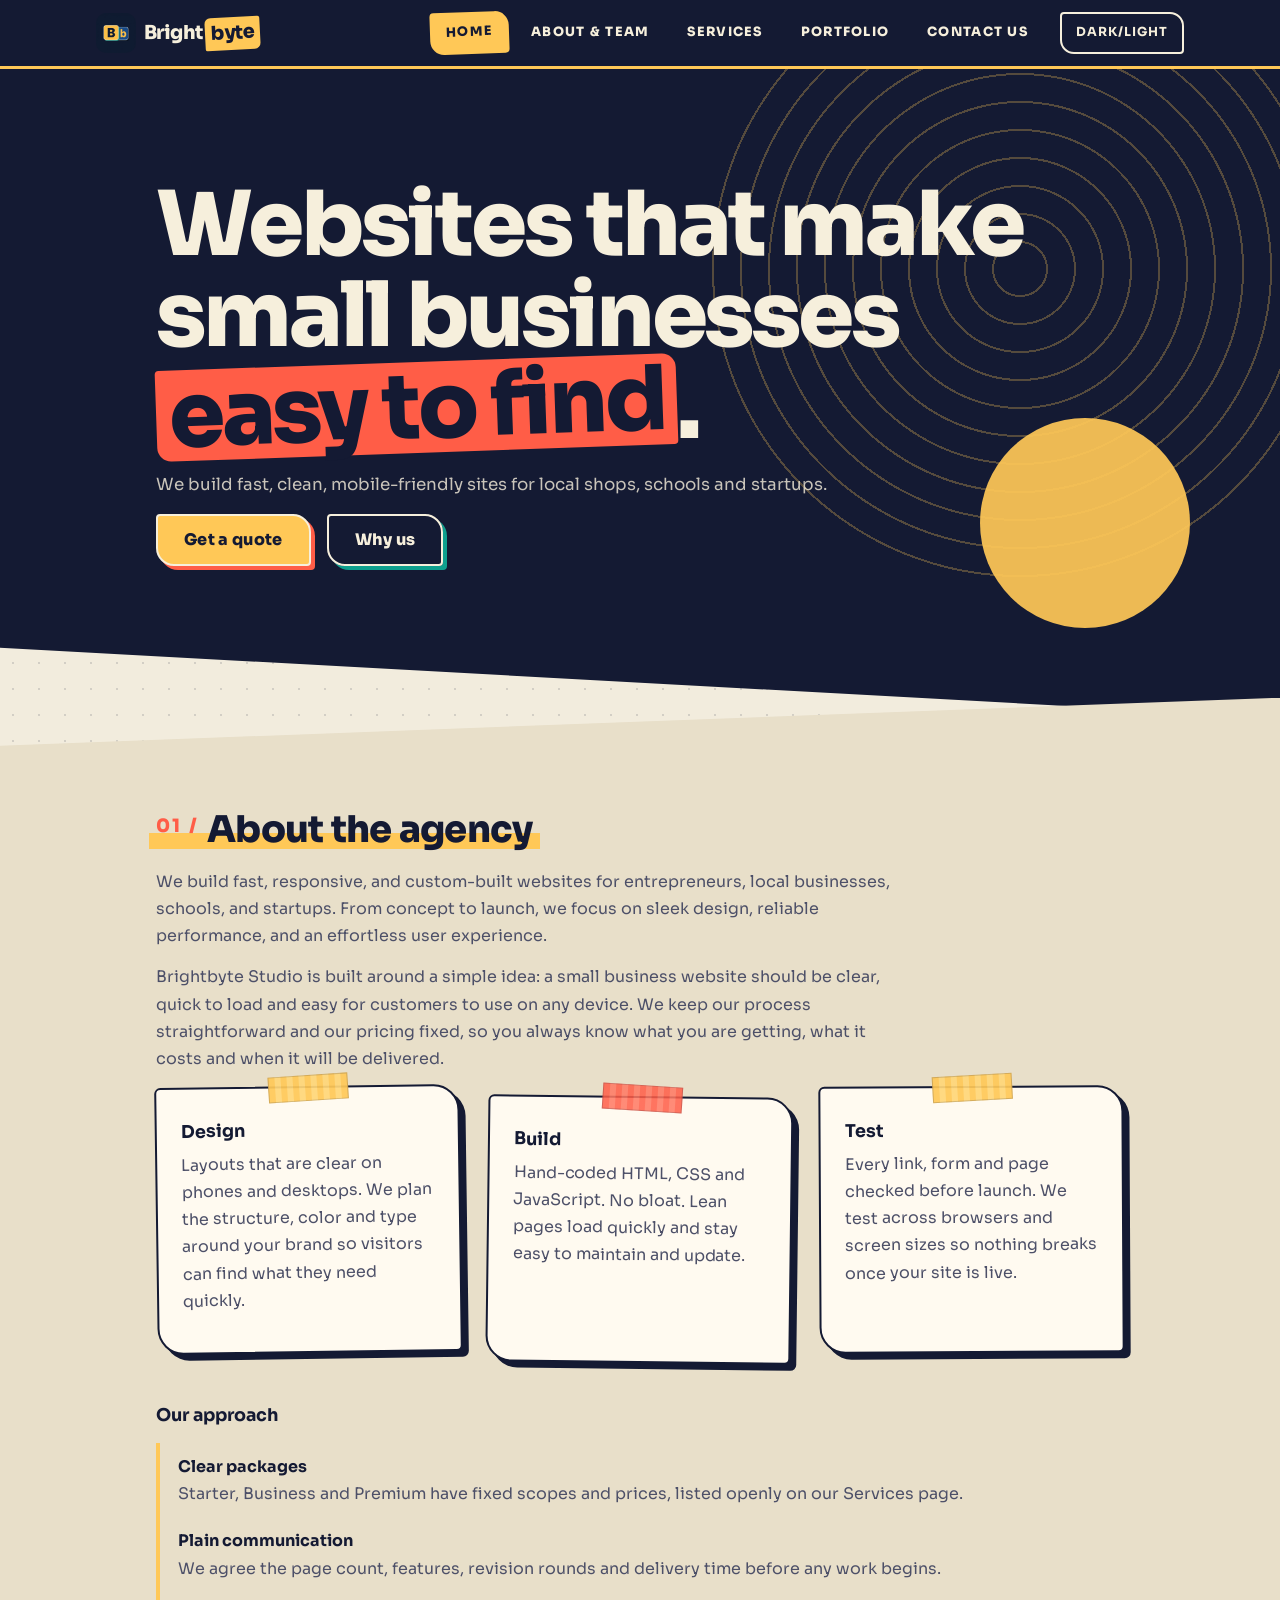
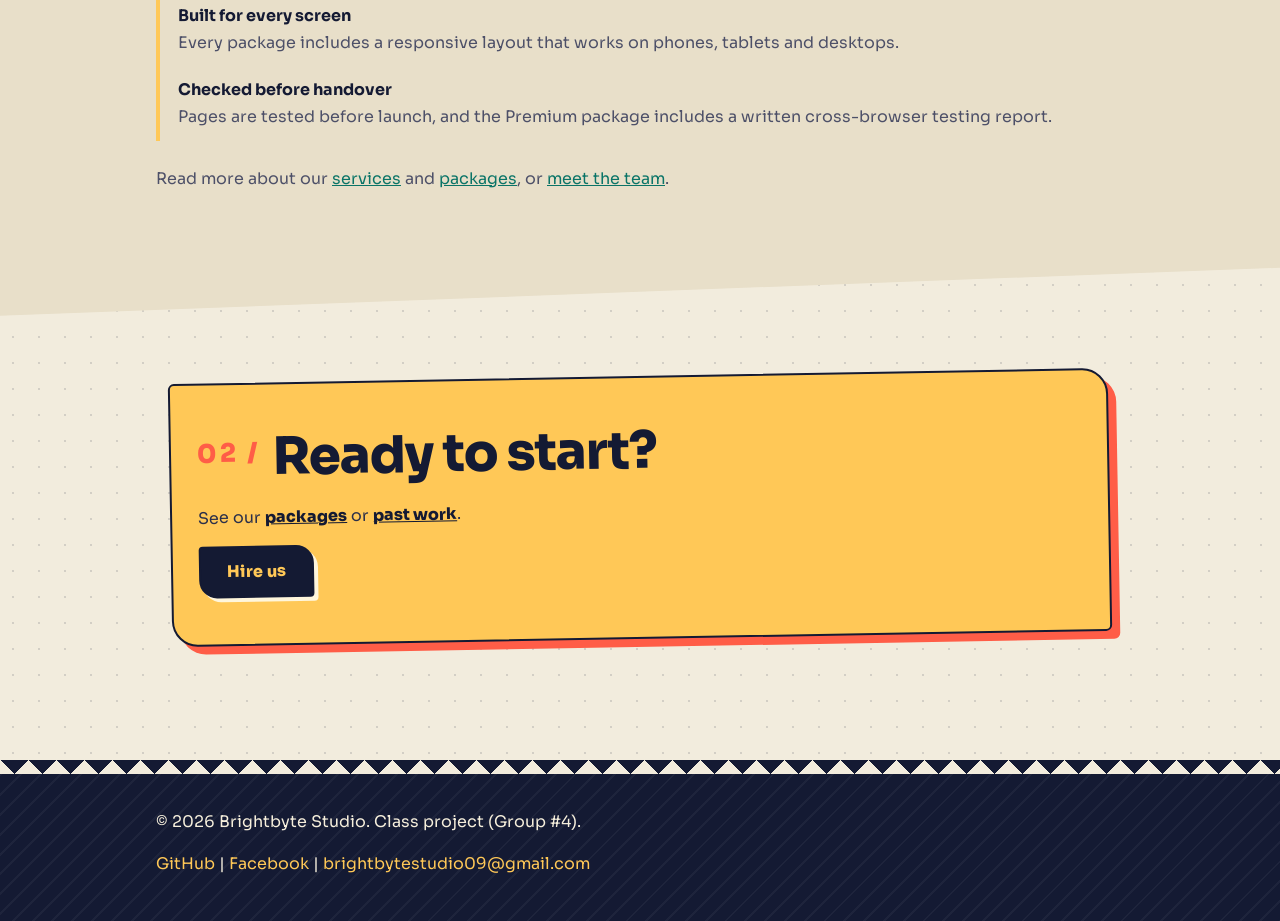
<file: index.html>
<!DOCTYPE html>
<html lang="en">

<head>
  <meta charset="UTF-8">
  <meta name="viewport" content="width=device-width, initial-scale=1">
  <title>Home | Brightbyte Studio</title>

  <!-- Google font -->
  <link rel="stylesheet" href="https://fonts.googleapis.com/css2?family=Sora:wght@400;700;800&display=swap">

  <!-- Our stylesheet -->
  <link rel="icon" href="imagess/logo.png">
  <script>document.documentElement.dataset.theme = localStorage.getItem('theme') || 'light';</script>
  <link rel="stylesheet" href="style.css">
</head>

<body id="top">

  <!-- ===== HEADER + NAVIGATION (same on every page) ===== -->
  <header>
    <nav>
      <a class="logo" href="index.html">
        <img class="logo-img" src="imagess/logo.png" alt="Brightbyte logo">
        Bright<span>byte</span>
      </a>

      <button id="menu" aria-label="Menu">Menu</button>

      <!-- "active" marks the current page. Move it when copying this nav to another page -->
      <a class="link active" href="index.html">Home</a>
      <a class="link" href="team.html">About &amp; Team</a>
      <a class="link" href="services.html">Services</a>
      <a class="link" href="portfolio.html">Portfolio</a>
      <a class="link" href="contact.html">Contact Us</a>

      <button id="theme" aria-label="Toggle dark mode">Dark/Light</button>
    </nav>
  </header>


  <main>

    <!-- ===== HERO: main banner ===== -->
    <section class="hero">
      <div class="wrap">
        <h1>Websites that make small businesses <em>easy to find</em>.</h1>

        <p>We build fast, clean, mobile-friendly sites for local shops, schools and startups.</p>

        <a class="btn" href="contact.html">Get a quote</a>
        <a class="btn alt" href="#about">Why us</a>   <!-- jumps down to the About section -->
      </div>
    </section>


    <!-- ===== ABOUT THE AGENCY ===== -->
    <section id="about">
      <div class="wrap">
        <h2>About the agency</h2>

      <p>We build fast, responsive, and custom-built websites for entrepreneurs, local businesses, schools, and startups. From concept to launch, we focus on sleek design, reliable performance, and an effortless user experience.</p>

      <p>Brightbyte Studio is built around a simple idea: a small business website should be clear, quick to load and easy for customers to use on any device. We keep our process straightforward and our pricing fixed, so you always know what you are getting, what it costs and when it will be delivered.</p>

        <div class="grid">
          <div class="card">
            <h3>Design</h3>
            <p>Layouts that are clear on phones and desktops. We plan the structure, color and type around your brand so visitors can find what they need quickly.</p>
          </div>

          <div class="card">
            <h3>Build</h3>
            <p>Hand-coded HTML, CSS and JavaScript. No bloat. Lean pages load quickly and stay easy to maintain and update.</p>
          </div>

          <div class="card">
            <h3>Test</h3>
            <p>Every link, form and page checked before launch. We test across browsers and screen sizes so nothing breaks once your site is live.</p>
          </div>
        </div>

        <h3 class="gap-top">Our approach</h3>

        <ul class="principles">
          <li><strong>Clear packages</strong>Starter, Business and Premium have fixed scopes and prices, listed openly on our Services page.</li>
          <li><strong>Plain communication</strong>We agree the page count, features, revision rounds and delivery time before any work begins.</li>
          <li><strong>Built for every screen</strong>Every package includes a responsive layout that works on phones, tablets and desktops.</li>
          <li><strong>Checked before handover</strong>Pages are tested before launch, and the Premium package includes a written cross-browser testing report.</li>
        </ul>

        <p>Read more about our <a href="services.html">services</a> and <a href="services.html#packages">packages</a>, or <a href="team.html">meet the team</a>.</p>
      </div>
    </section>


    <!-- ===== CALL TO ACTION ===== -->
    <section id="cta">
      <div class="wrap card">
        <h2>Ready to start?</h2>

        <p>See our <a href="services.html#packages">packages</a> or <a href="portfolio.html">past work</a>.</p>

        <a class="btn" href="contact.html">Hire us</a>
      </div>
    </section>

  </main>


  <!-- ===== FOOTER (same on every page) ===== -->
  <footer>
    <div class="wrap">
      <p style="color:inherit">&copy; 2026 Brightbyte Studio. Class project (Group #4).</p>

      <!-- target="_blank" opens the link in a new tab -->
      <p style="color:inherit">
         <a href="https://github.com/BrightByteStudios-Personal?tab=repositories" target="_blank" rel="noopener">GitHub</a>
       |
        <a href="https://www.facebook.com/share/1DMAE9hGEW/" target="_blank" rel="noopener">Facebook</a> |
        <a href="mailto:brightbytestudio09@gmail.com">brightbytestudio09@gmail.com</a> 
      </p>
    </div>
  </footer>

  <script src="script.js"></script>
</body>

</html>
</file>
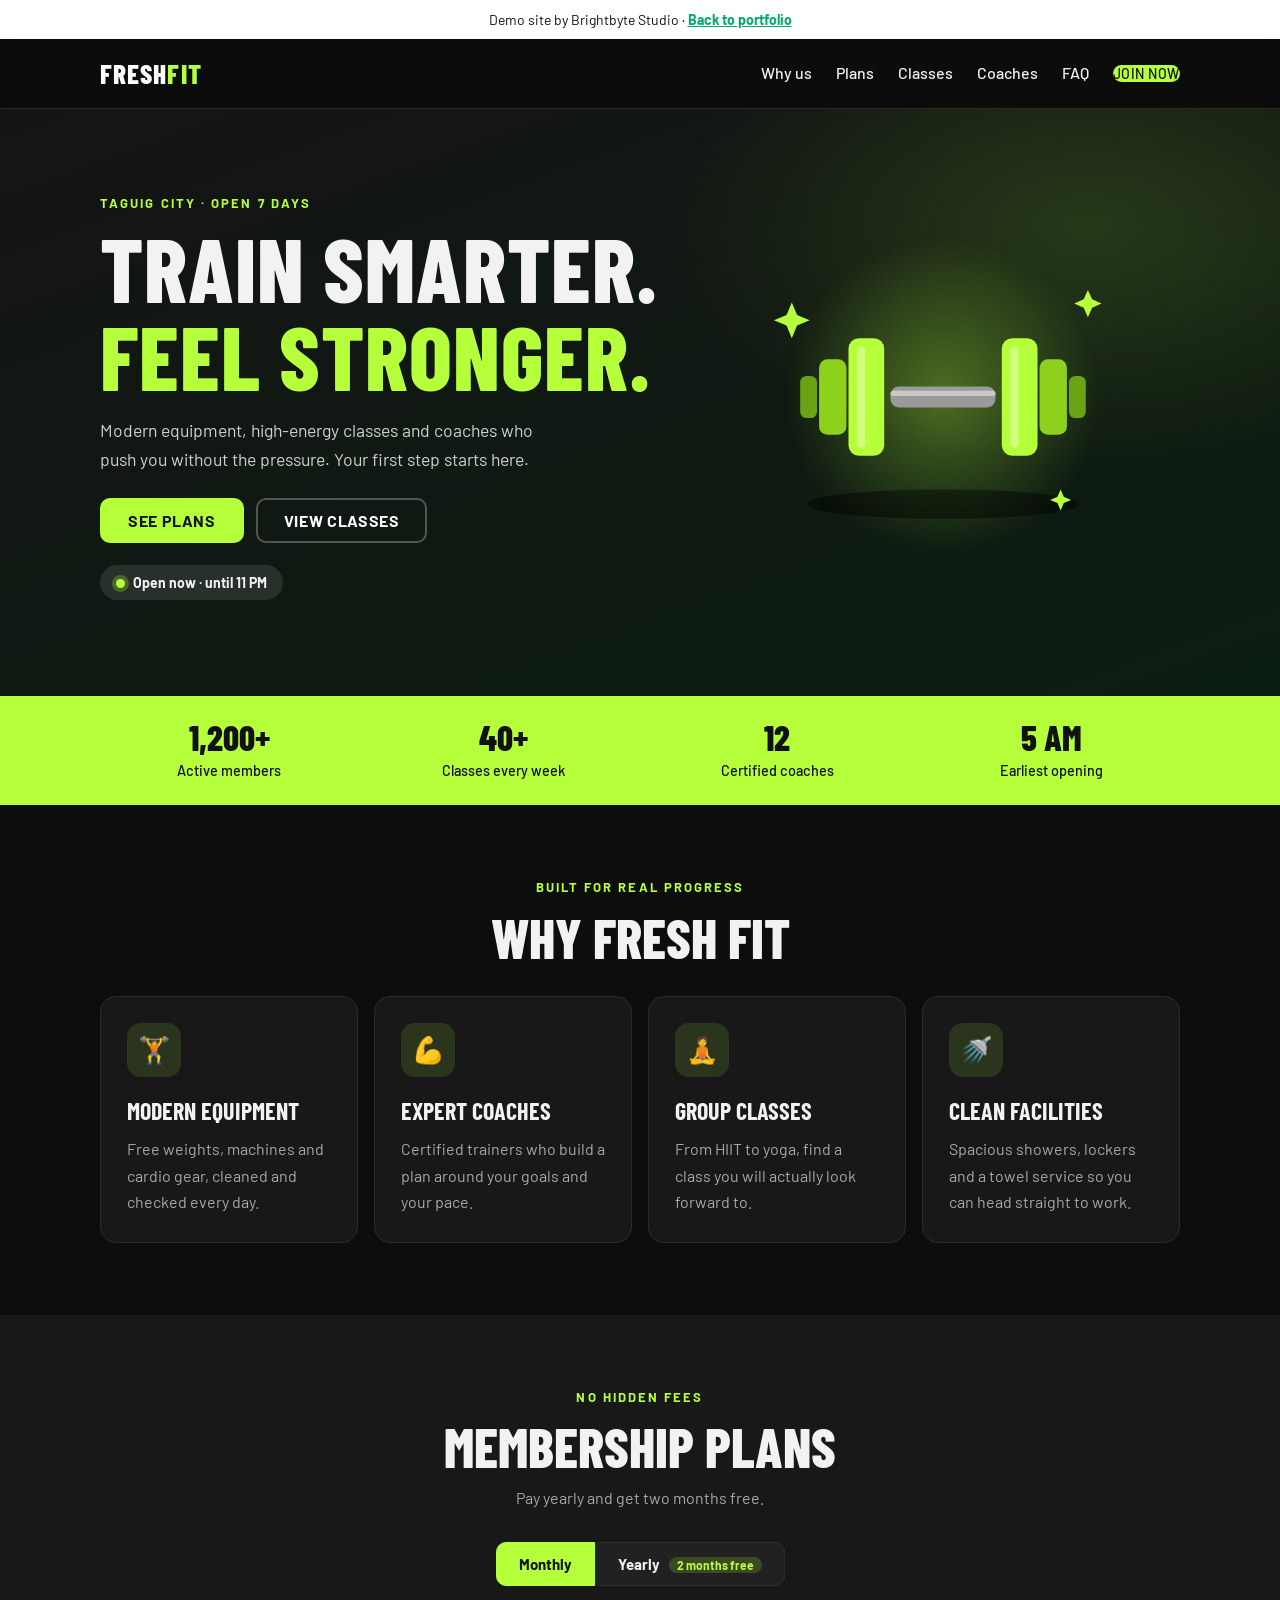
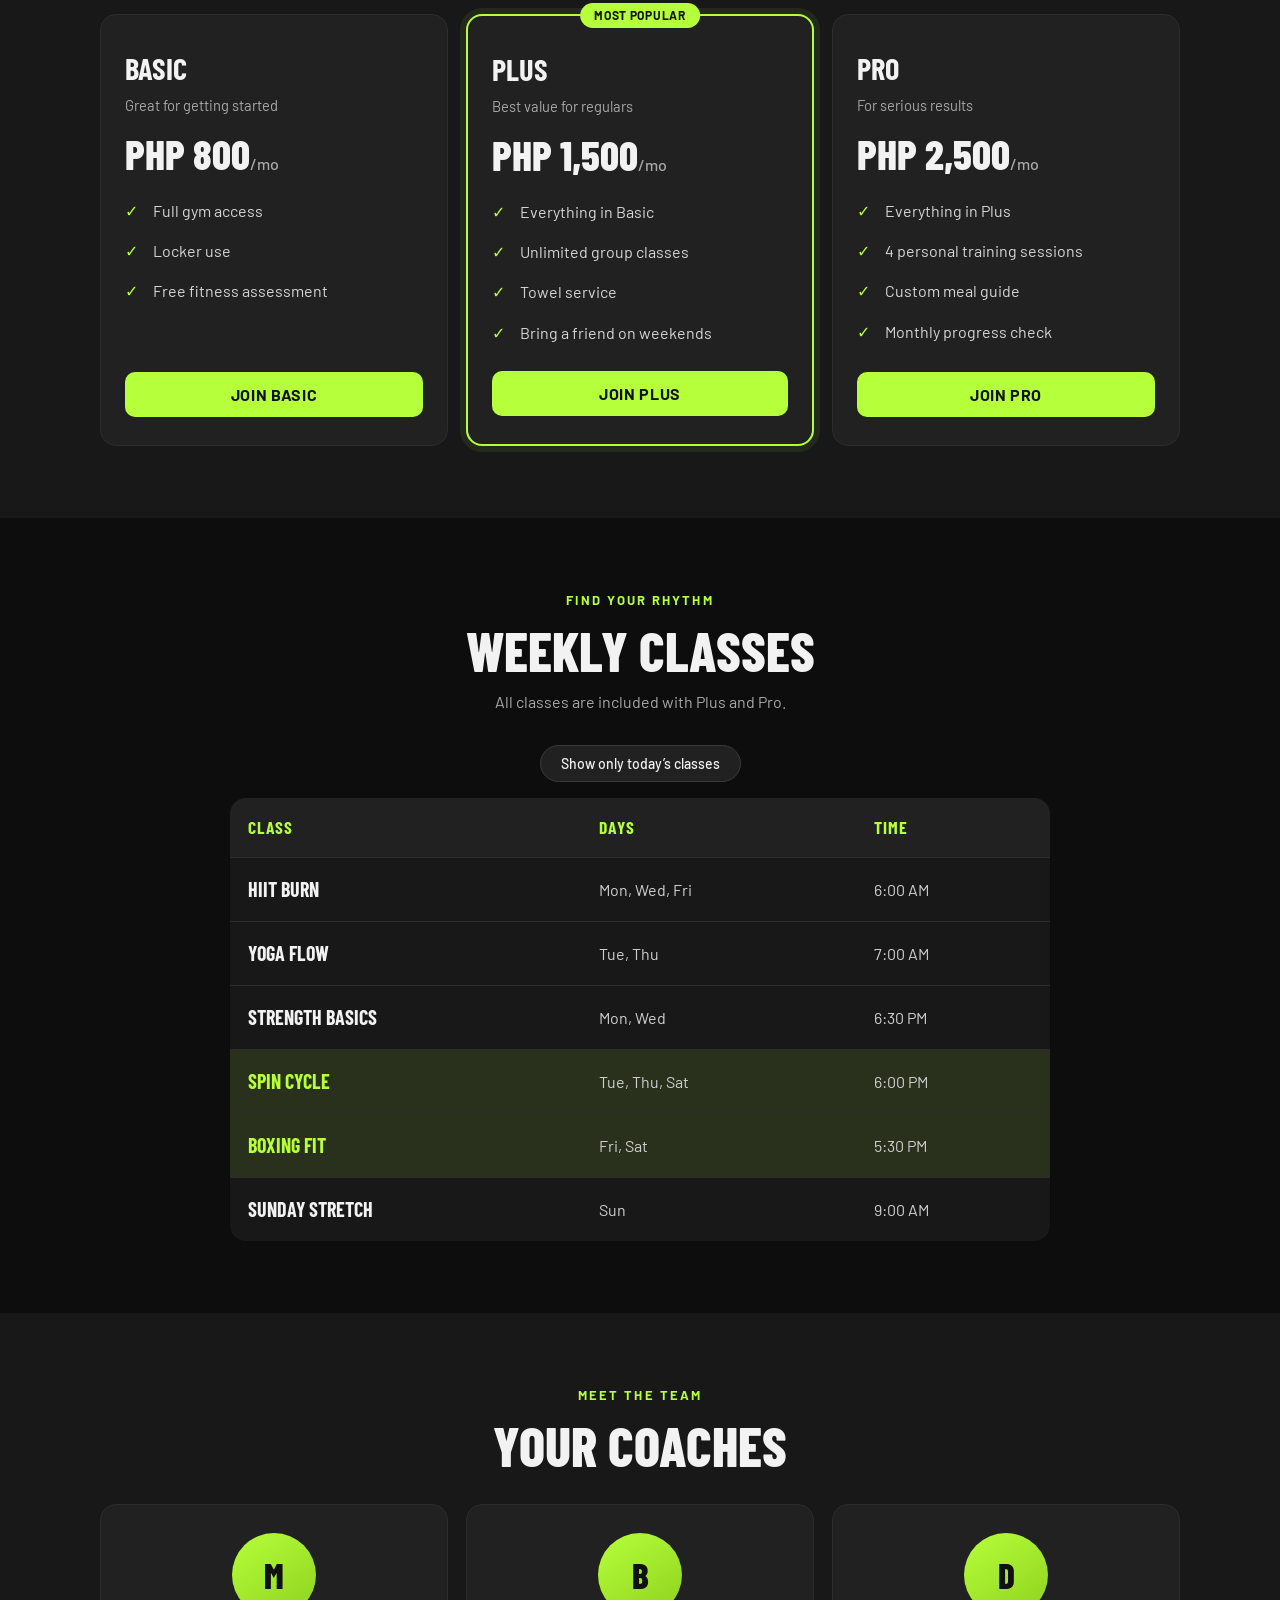
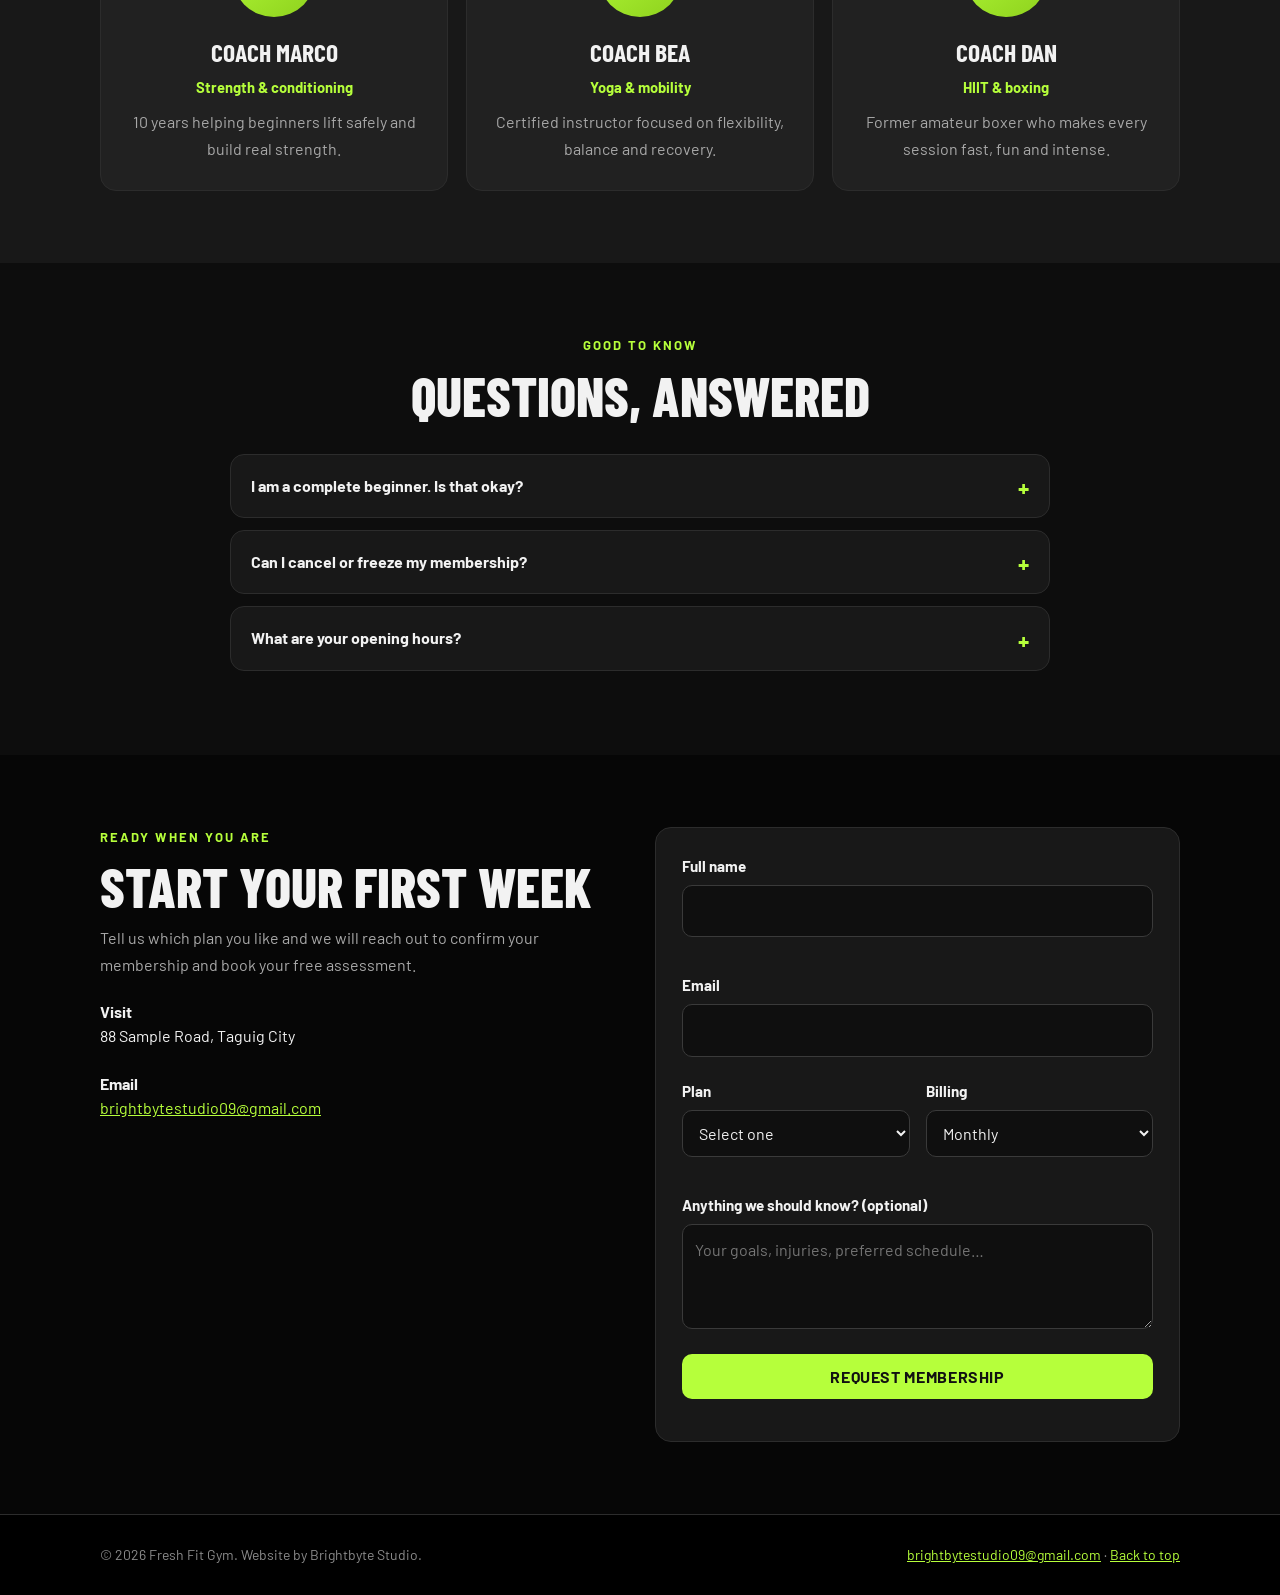
<file: exampleworks/fresh-fit-gym/index.html>
<!DOCTYPE html>
<html lang="en">
<head>
  <meta charset="UTF-8">
  <meta name="viewport" content="width=device-width, initial-scale=1">
  <title>Fresh Fit Gym | Strength, Classes &amp; Coaching in Taguig</title>
  <meta name="description" content="Fresh Fit Gym in Taguig City: modern equipment, group classes and expert coaches. Compare membership plans and join today.">
  <meta name="theme-color" content="#0d0d0d">
  <meta property="og:type" content="website">
  <meta property="og:title" content="Fresh Fit Gym | Train smarter. Feel stronger.">
  <meta property="og:description" content="Modern equipment, group classes and expert coaches in Taguig City.">

  <link rel="icon" href="data:image/svg+xml,%3Csvg xmlns='http://www.w3.org/2000/svg' viewBox='0 0 100 100'%3E%3Ctext y='.9em' font-size='90'%3E%F0%9F%92%AA%3C/text%3E%3C/svg%3E">
  <link rel="preconnect" href="https://fonts.googleapis.com">
  <link rel="preconnect" href="https://fonts.gstatic.com" crossorigin>
  <link rel="stylesheet" href="https://fonts.googleapis.com/css2?family=Barlow:wght@400;500;700&family=Barlow+Condensed:wght@600;700;800&display=swap">
  <link rel="stylesheet" href="style.css">

  <!-- Adds .js early so animations never flash -->
  <script>document.documentElement.classList.add('js');</script>

  <script type="application/ld+json">
  {
    "@context": "https://schema.org",
    "@type": "ExerciseGym",
    "name": "Fresh Fit Gym",
    "email": "brightbytestudio09@gmail.com",
    "priceRange": "PHP 800 - PHP 2,500 per month",
    "address": {
      "@type": "PostalAddress",
      "streetAddress": "88 Sample Road",
      "addressLocality": "Taguig City",
      "addressCountry": "PH"
    },
    "openingHours": ["Mo-Sa 05:00-23:00", "Su 07:00-20:00"]
  }
  </script>
</head>

<body>
  <a class="skip" href="#plans">Skip to membership plans</a>

  <div class="demo">Demo site by Brightbyte Studio &middot; <a href="../../portfolio.html">Back to portfolio</a></div>

  <!-- ===== HEADER ===== -->
  <header class="site-header" id="top">
    <div class="wrap bar">
      <a class="brand" href="#top" aria-label="Fresh Fit Gym home">FRESH<span>FIT</span></a>

      <button class="nav-toggle" type="button" aria-expanded="false" aria-controls="nav">Menu</button>

      <nav id="nav" aria-label="Main">
        <a href="#why">Why us</a>
        <a href="#plans">Plans</a>
        <a href="#classes">Classes</a>
        <a href="#coaches">Coaches</a>
        <a href="#faq">FAQ</a>
        <a class="btn btn-sm" href="#join">Join now</a>
      </nav>
    </div>
  </header>

  <main>

    <!-- ===== HERO ===== -->
    <section class="hero">
      <div class="wrap hero-grid">
        <div class="hero-text">
          <p class="eyebrow">Taguig City &middot; Open 7 days</p>
          <h1>Train smarter.<br><em>Feel stronger.</em></h1>
          <p class="lead">Modern equipment, high-energy classes and coaches who push you without the pressure. Your first step starts here.</p>

          <div class="actions">
            <a class="btn" href="#plans">See plans</a>
            <a class="btn btn-ghost" href="#classes">View classes</a>
          </div>

          <p class="open-note"><span id="status" class="pill" role="status">Checking hours&hellip;</span></p>
        </div>

        <div class="art">
          <svg viewBox="0 0 400 320" role="img" aria-label="Illustration of a glowing dumbbell">
            <defs>
              <radialGradient id="glow" cx="50%" cy="50%" r="50%">
                <stop offset="0" stop-color="#b6ff3b" stop-opacity=".35"/>
                <stop offset="1" stop-color="#b6ff3b" stop-opacity="0"/>
              </radialGradient>
            </defs>
            <circle cx="200" cy="160" r="150" fill="url(#glow)"/>
            <g class="bell">
              <rect x="150" y="150" width="100" height="20" rx="8" fill="#9a9a9a"/>
              <rect x="150" y="154" width="100" height="5" rx="2.5" fill="#c9c9c9"/>

              <rect x="110" y="104" width="34" height="112" rx="10" fill="#b6ff3b"/>
              <rect x="82" y="124" width="26" height="72" rx="8" fill="#8ed11d"/>
              <rect x="64" y="140" width="16" height="40" rx="6" fill="#6aa313"/>

              <rect x="256" y="104" width="34" height="112" rx="10" fill="#b6ff3b"/>
              <rect x="292" y="124" width="26" height="72" rx="8" fill="#8ed11d"/>
              <rect x="320" y="140" width="16" height="40" rx="6" fill="#6aa313"/>

              <rect x="118" y="112" width="8" height="96" rx="4" fill="#fff" opacity=".35"/>
              <rect x="264" y="112" width="8" height="96" rx="4" fill="#fff" opacity=".35"/>
            </g>
            <ellipse cx="200" cy="262" rx="130" ry="14" fill="rgba(0,0,0,.45)"/>
            <g fill="#b6ff3b" class="spark">
              <path d="M56 70l5 12 12 5-12 5-5 12-5-12-12-5 12-5z"/>
              <path d="M338 58l4 9 9 4-9 4-4 9-4-9-9-4 9-4z"/>
              <path d="M312 248l3 7 7 3-7 3-3 7-3-7-7-3 7-3z"/>
            </g>
          </svg>
        </div>
      </div>
    </section>

    <!-- ===== STATS ===== -->
    <section class="stats-band" aria-label="Gym at a glance">
      <ul class="wrap stats">
        <li><strong data-count="1200" data-suffix="+">1,200+</strong><span>Active members</span></li>
        <li><strong data-count="40" data-suffix="+">40+</strong><span>Classes every week</span></li>
        <li><strong data-count="12">12</strong><span>Certified coaches</span></li>
        <li><strong>5 AM</strong><span>Earliest opening</span></li>
      </ul>
    </section>

    <!-- ===== WHY ===== -->
    <section id="why" class="section">
      <div class="wrap">
        <header class="section-head reveal">
          <p class="eyebrow">Built for real progress</p>
          <h2>Why Fresh Fit</h2>
        </header>

        <div class="feature-grid">
          <article class="feature reveal">
            <div class="icon" aria-hidden="true">&#127947;</div>
            <h3>Modern equipment</h3>
            <p>Free weights, machines and cardio gear, cleaned and checked every day.</p>
          </article>
          <article class="feature reveal">
            <div class="icon" aria-hidden="true">&#128170;</div>
            <h3>Expert coaches</h3>
            <p>Certified trainers who build a plan around your goals and your pace.</p>
          </article>
          <article class="feature reveal">
            <div class="icon" aria-hidden="true">&#129496;</div>
            <h3>Group classes</h3>
            <p>From HIIT to yoga, find a class you will actually look forward to.</p>
          </article>
          <article class="feature reveal">
            <div class="icon" aria-hidden="true">&#128703;</div>
            <h3>Clean facilities</h3>
            <p>Spacious showers, lockers and a towel service so you can head straight to work.</p>
          </article>
        </div>
      </div>
    </section>

    <!-- ===== PLANS ===== -->
    <section id="plans" class="section alt">
      <div class="wrap">
        <header class="section-head reveal">
          <p class="eyebrow">No hidden fees</p>
          <h2>Membership plans</h2>
          <p class="sub">Pay yearly and get two months free.</p>
        </header>

        <div class="toggle" role="group" aria-label="Billing period">
          <button type="button" id="btn-monthly" aria-pressed="true">Monthly</button>
          <button type="button" id="btn-yearly" aria-pressed="false">Yearly <span class="save">2 months free</span></button>
        </div>

        <div class="plans">
          <article class="plan reveal">
            <h3>Basic</h3>
            <p class="for">Great for getting started</p>
            <div class="price"><span class="amount" data-monthly="800">PHP 800</span><small class="per">/mo</small></div>
            <ul>
              <li>Full gym access</li>
              <li>Locker use</li>
              <li>Free fitness assessment</li>
            </ul>
            <a class="btn btn-block join" href="#join" data-plan="Basic">Join Basic</a>
          </article>

          <article class="plan best reveal">
            <span class="ribbon">Most popular</span>
            <h3>Plus</h3>
            <p class="for">Best value for regulars</p>
            <div class="price"><span class="amount" data-monthly="1500">PHP 1,500</span><small class="per">/mo</small></div>
            <ul>
              <li>Everything in Basic</li>
              <li>Unlimited group classes</li>
              <li>Towel service</li>
              <li>Bring a friend on weekends</li>
            </ul>
            <a class="btn btn-block join" href="#join" data-plan="Plus">Join Plus</a>
          </article>

          <article class="plan reveal">
            <h3>Pro</h3>
            <p class="for">For serious results</p>
            <div class="price"><span class="amount" data-monthly="2500">PHP 2,500</span><small class="per">/mo</small></div>
            <ul>
              <li>Everything in Plus</li>
              <li>4 personal training sessions</li>
              <li>Custom meal guide</li>
              <li>Monthly progress check</li>
            </ul>
            <a class="btn btn-block join" href="#join" data-plan="Pro">Join Pro</a>
          </article>
        </div>
      </div>
    </section>

    <!-- ===== CLASSES ===== -->
    <section id="classes" class="section">
      <div class="wrap narrow">
        <header class="section-head reveal">
          <p class="eyebrow">Find your rhythm</p>
          <h2>Weekly classes</h2>
          <p class="sub">All classes are included with Plus and Pro.</p>
        </header>

        <div class="class-tools reveal">
          <button type="button" id="btn-today" class="chip" aria-pressed="false">Show only today&rsquo;s classes</button>
          <span id="today-note" class="today-note" hidden></span>
        </div>

        <div class="scroll reveal">
          <table class="classes">
            <caption class="sr">Weekly class schedule</caption>
            <thead>
              <tr><th scope="col">Class</th><th scope="col">Days</th><th scope="col">Time</th></tr>
            </thead>
            <tbody>
              <tr data-days="1,3,5"><th scope="row">HIIT Burn</th><td>Mon, Wed, Fri</td><td>6:00 AM</td></tr>
              <tr data-days="2,4"><th scope="row">Yoga Flow</th><td>Tue, Thu</td><td>7:00 AM</td></tr>
              <tr data-days="1,3"><th scope="row">Strength Basics</th><td>Mon, Wed</td><td>6:30 PM</td></tr>
              <tr data-days="2,4,6"><th scope="row">Spin Cycle</th><td>Tue, Thu, Sat</td><td>6:00 PM</td></tr>
              <tr data-days="5,6"><th scope="row">Boxing Fit</th><td>Fri, Sat</td><td>5:30 PM</td></tr>
              <tr data-days="0"><th scope="row">Sunday Stretch</th><td>Sun</td><td>9:00 AM</td></tr>
            </tbody>
          </table>
        </div>
      </div>
    </section>

    <!-- ===== COACHES ===== -->
    <section id="coaches" class="section alt">
      <div class="wrap">
        <header class="section-head reveal">
          <p class="eyebrow">Meet the team</p>
          <h2>Your coaches</h2>
        </header>

        <div class="coach-grid">
          <article class="coach reveal">
            <div class="avatar" aria-hidden="true">M</div>
            <h3>Coach Marco</h3>
            <p class="role">Strength &amp; conditioning</p>
            <p>10 years helping beginners lift safely and build real strength.</p>
          </article>
          <article class="coach reveal">
            <div class="avatar" aria-hidden="true">B</div>
            <h3>Coach Bea</h3>
            <p class="role">Yoga &amp; mobility</p>
            <p>Certified instructor focused on flexibility, balance and recovery.</p>
          </article>
          <article class="coach reveal">
            <div class="avatar" aria-hidden="true">D</div>
            <h3>Coach Dan</h3>
            <p class="role">HIIT &amp; boxing</p>
            <p>Former amateur boxer who makes every session fast, fun and intense.</p>
          </article>
        </div>
      </div>
    </section>

    <!-- ===== FAQ ===== -->
    <section id="faq" class="section">
      <div class="wrap narrow">
        <header class="section-head reveal">
          <p class="eyebrow">Good to know</p>
          <h2>Questions, answered</h2>
        </header>

        <div class="faq reveal">
          <details>
            <summary>I am a complete beginner. Is that okay?</summary>
            <p>Absolutely. Every new member gets a free fitness assessment and a simple starter plan from one of our coaches.</p>
          </details>
          <details>
            <summary>Can I cancel or freeze my membership?</summary>
            <p>Monthly memberships can be cancelled anytime with 7 days notice. Yearly members can freeze for up to 30 days.</p>
          </details>
          <details>
            <summary>What are your opening hours?</summary>
            <p>Monday to Saturday, 5:00 AM to 11:00 PM. Sunday, 7:00 AM to 8:00 PM.</p>
          </details>
        </div>
      </div>
    </section>

    <!-- ===== JOIN ===== -->
    <section id="join" class="section dark">
      <div class="wrap join-grid">
        <div class="reveal">
          <p class="eyebrow">Ready when you are</p>
          <h2>Start your first week</h2>
          <p class="sub">Tell us which plan you like and we will reach out to confirm your membership and book your free assessment.</p>

          <address>
            <strong>Visit</strong><br>88 Sample Road, Taguig City<br><br>
            <strong>Email</strong><br><a href="mailto:brightbytestudio09@gmail.com">brightbytestudio09@gmail.com</a>
          </address>
        </div>

        <form id="join-form" class="card-form reveal" novalidate>
          <!-- Spam trap: real people never see or tick this -->
          <input type="checkbox" name="botcheck" class="hp" tabindex="-1" autocomplete="off" aria-hidden="true">

          <label for="name">Full name</label>
          <input type="text" id="name" name="name" autocomplete="name">
          <div class="err" id="e-name"></div>

          <label for="email">Email</label>
          <input type="email" id="email" name="email" autocomplete="email">
          <div class="err" id="e-email"></div>

          <div class="row2">
            <div>
              <label for="plan">Plan</label>
              <select id="plan" name="plan">
                <option value="">Select one</option>
                <option>Basic</option>
                <option>Plus</option>
                <option>Pro</option>
              </select>
              <div class="err" id="e-plan"></div>
            </div>
            <div>
              <label for="billing">Billing</label>
              <select id="billing" name="billing">
                <option value="Monthly">Monthly</option>
                <option value="Yearly">Yearly</option>
              </select>
              <div class="err"></div>
            </div>
          </div>

          <label for="msg">Anything we should know? (optional)</label>
          <textarea id="msg" name="msg" rows="3" placeholder="Your goals, injuries, preferred schedule&hellip;"></textarea>

          <button class="btn btn-block" type="submit">Request membership</button>
          <p id="form-result" role="status"></p>
        </form>
      </div>
    </section>

  </main>

  <!-- ===== FOOTER ===== -->
  <footer class="site-footer">
    <div class="wrap foot">
      <p>&copy; 2026 Fresh Fit Gym. Website by Brightbyte Studio.</p>
      <p><a href="mailto:brightbytestudio09@gmail.com">brightbytestudio09@gmail.com</a> &middot; <a href="#top">Back to top</a></p>
    </div>
  </footer>

  <script src="script.js" defer></script>
</body>
</html>
</file>
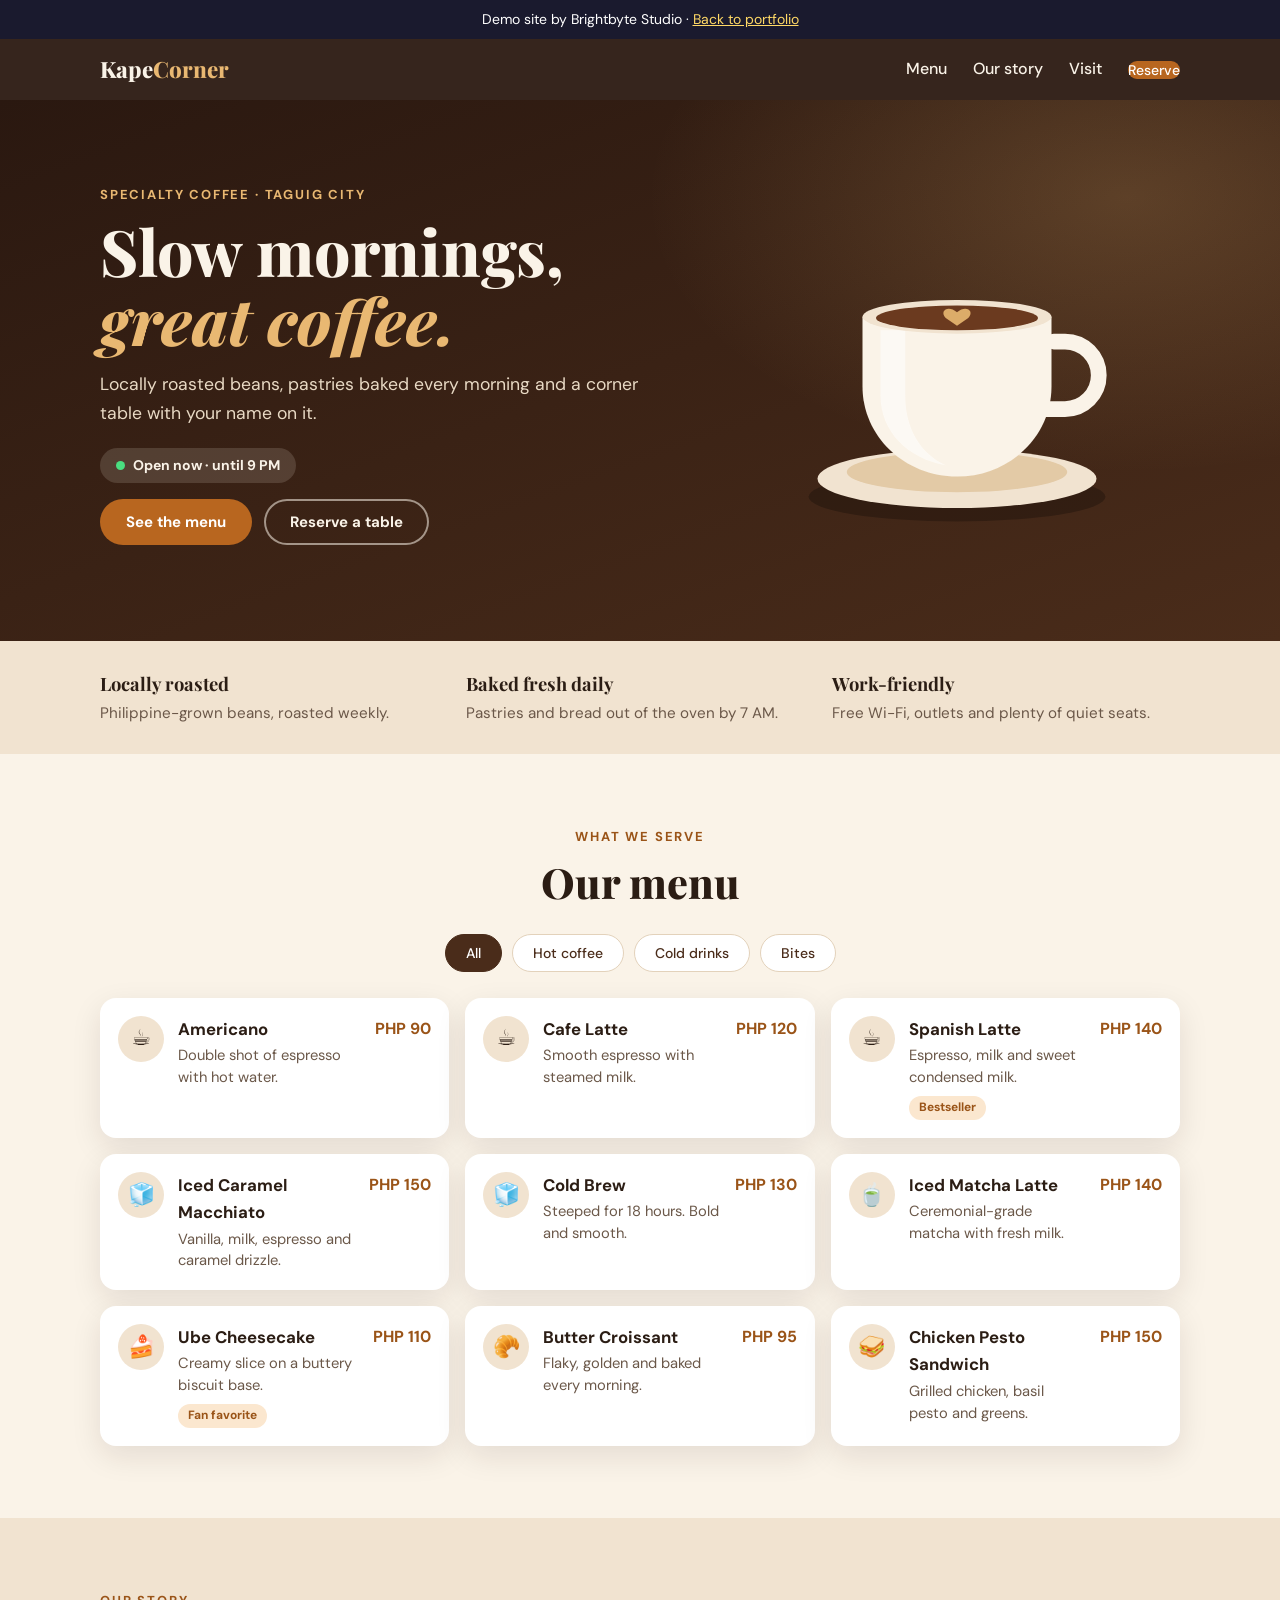
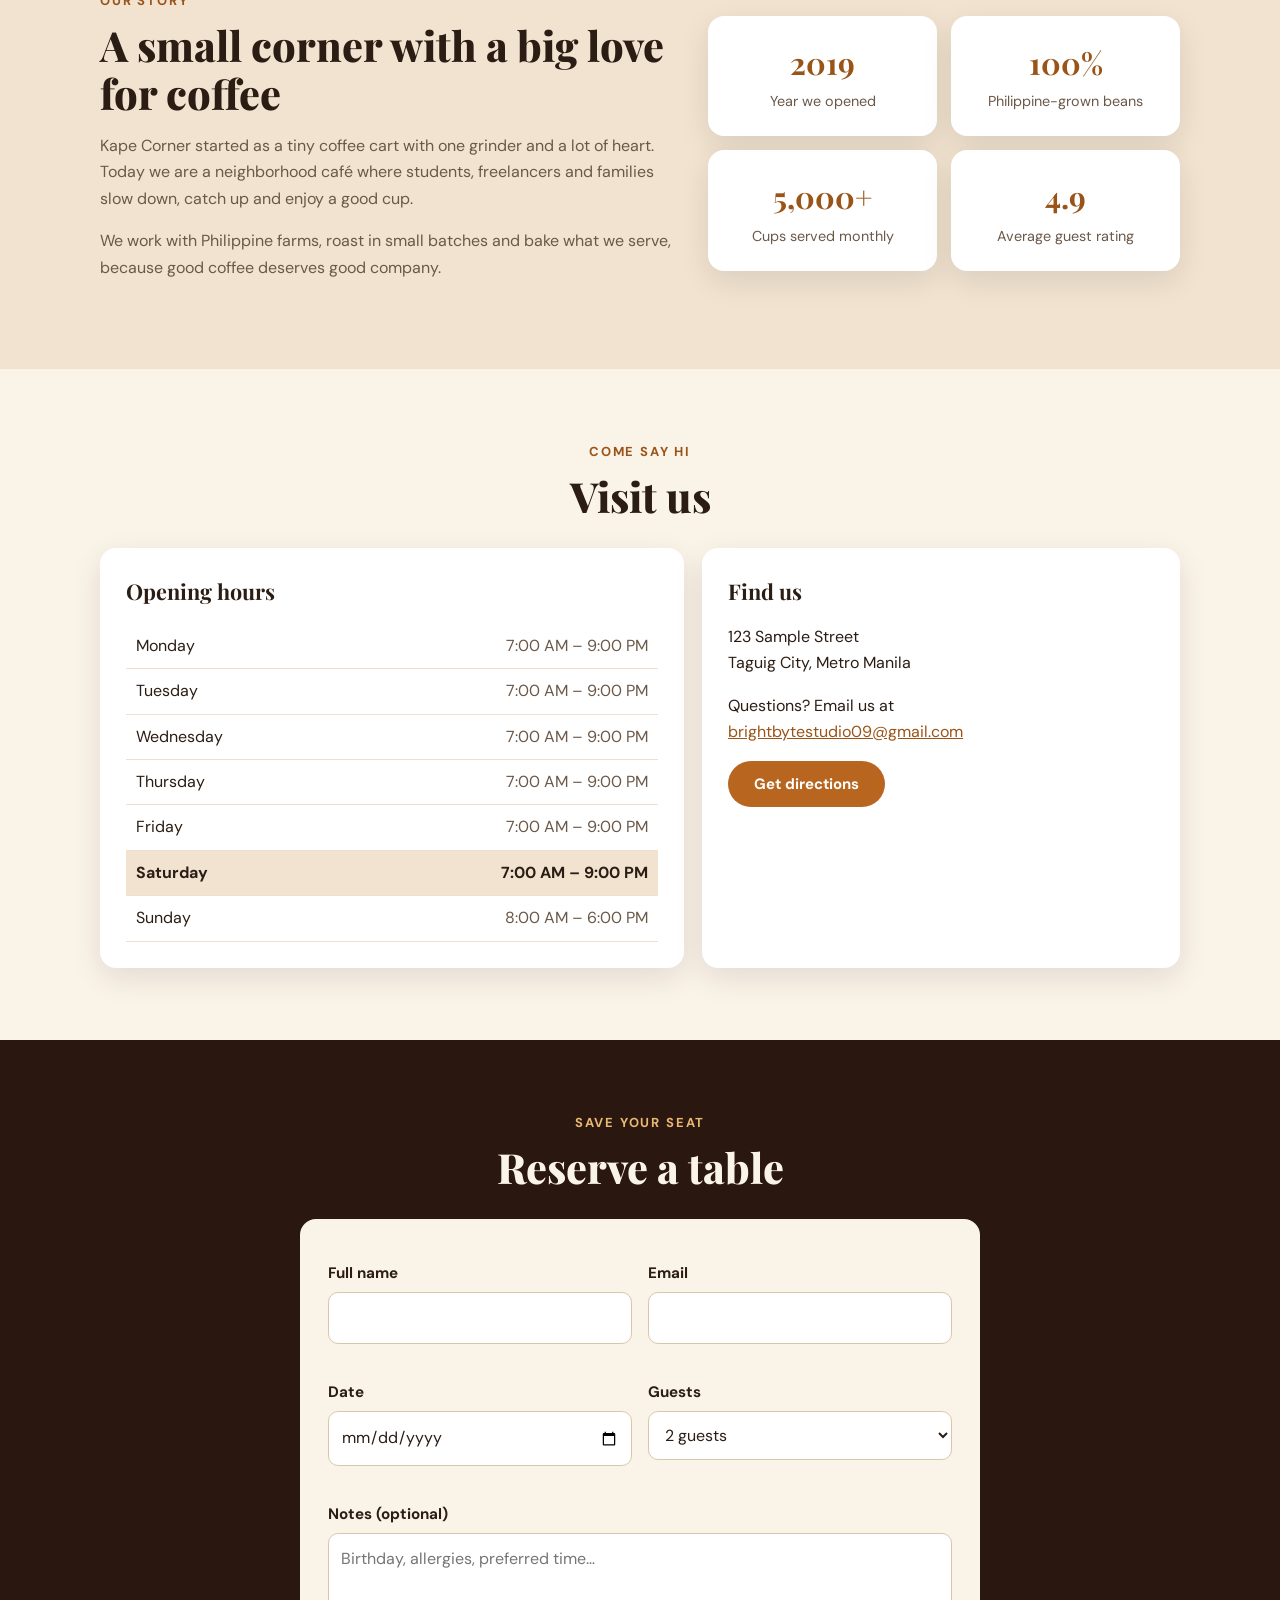
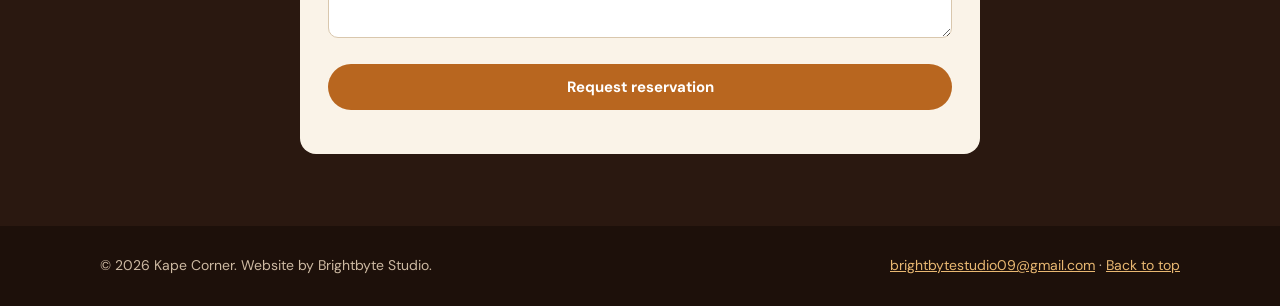
<file: exampleworks/kape-corner/index.html>
<!DOCTYPE html>
<html lang="en">
<head>
  <meta charset="UTF-8">
  <meta name="viewport" content="width=device-width, initial-scale=1">
  <title>Kape Corner | Specialty Coffee &amp; Pastries in Taguig</title>
  <meta name="description" content="Kape Corner is a cozy café in Taguig City serving locally roasted coffee, fresh pastries and light meals. See the menu, opening hours and reserve a table.">
  <meta name="theme-color" content="#2a1810">
  <meta property="og:type" content="website">
  <meta property="og:title" content="Kape Corner | Specialty Coffee &amp; Pastries">
  <meta property="og:description" content="Locally roasted coffee, fresh pastries and slow mornings in Taguig City.">

  <link rel="icon" href="data:image/svg+xml,%3Csvg xmlns='http://www.w3.org/2000/svg' viewBox='0 0 100 100'%3E%3Ctext y='.9em' font-size='90'%3E%E2%98%95%3C/text%3E%3C/svg%3E">
  <link rel="preconnect" href="https://fonts.googleapis.com">
  <link rel="preconnect" href="https://fonts.gstatic.com" crossorigin>
  <link rel="stylesheet" href="https://fonts.googleapis.com/css2?family=DM+Sans:wght@400;500;700&family=Playfair+Display:wght@600;800&display=swap">
  <link rel="stylesheet" href="style.css">

  <!-- Adds .js early so scroll animations never flash -->
  <script>document.documentElement.classList.add('js');</script>

  <script type="application/ld+json">
  {
    "@context": "https://schema.org",
    "@type": "CafeOrCoffeeShop",
    "name": "Kape Corner",
    "email": "brightbytestudio09@gmail.com",
    "servesCuisine": "Coffee, Pastries",
    "priceRange": "PHP 85 - PHP 150",
    "address": {
      "@type": "PostalAddress",
      "streetAddress": "123 Sample Street",
      "addressLocality": "Taguig City",
      "addressCountry": "PH"
    },
    "openingHours": ["Mo-Sa 07:00-21:00", "Su 08:00-18:00"]
  }
  </script>
</head>

<body>
  <a class="skip" href="#menu">Skip to menu</a>

  <div class="demo">Demo site by Brightbyte Studio &middot; <a href="../../portfolio.html">Back to portfolio</a></div>

  <!-- ===== HEADER ===== -->
  <header class="site-header" id="top">
    <div class="wrap bar">
      <a class="brand" href="#top" aria-label="Kape Corner home">Kape<span>Corner</span></a>

      <button class="nav-toggle" type="button" aria-expanded="false" aria-controls="nav">Menu</button>

      <nav id="nav" aria-label="Main">
        <a href="#menu">Menu</a>
        <a href="#story">Our story</a>
        <a href="#visit">Visit</a>
        <a class="btn btn-sm" href="#reserve">Reserve</a>
      </nav>
    </div>
  </header>

  <main>

    <!-- ===== HERO ===== -->
    <section class="hero">
      <div class="wrap hero-grid">
        <div class="hero-text">
          <p class="eyebrow">Specialty coffee &middot; Taguig City</p>
          <h1>Slow mornings, <em>great coffee.</em></h1>
          <p class="lead">Locally roasted beans, pastries baked every morning and a corner table with your name on it.</p>

          <p><span id="status" class="badge" role="status">Checking hours&hellip;</span></p>

          <div class="actions">
            <a class="btn" href="#menu">See the menu</a>
            <a class="btn btn-ghost" href="#reserve">Reserve a table</a>
          </div>
        </div>

        <div class="art" aria-hidden="false">
          <svg class="cup" viewBox="0 0 320 320" role="img" aria-label="Illustration of a steaming cup of coffee">
            <ellipse cx="160" cy="278" rx="132" ry="22" fill="rgba(0,0,0,.25)"/>
            <ellipse cx="160" cy="262" rx="124" ry="26" fill="#f1e3d0"/>
            <ellipse cx="160" cy="256" rx="98" ry="18" fill="#e3caa6"/>
            <path d="M246 140h10a30 30 0 0 1 0 60h-20" fill="none" stroke="#faf3e8" stroke-width="14" stroke-linecap="round"/>
            <path d="M76 118h168v62c0 44-37 80-84 80s-84-36-84-80z" fill="#faf3e8"/>
            <path d="M92 130h22v58c0 30 14 52 36 62-34-6-58-30-58-62z" fill="#fff" opacity=".55"/>
            <ellipse cx="160" cy="118" rx="84" ry="15" fill="#f1e3d0"/>
            <ellipse cx="160" cy="119" rx="72" ry="11" fill="#6b3a1f"/>
            <path d="M160 114c-8-7-16-1-10 5l10 7 10-7c6-6-2-12-10-5z" fill="#e9b872" opacity=".9"/>
            <g class="steam">
              <path d="M128 96c-16-16 14-26 0-46"/>
              <path d="M160 92c-16-16 14-26 0-46"/>
              <path d="M192 96c-16-16 14-26 0-46"/>
            </g>
          </svg>
        </div>
      </div>
    </section>

    <!-- ===== PERKS ===== -->
    <section class="perks-band">
      <ul class="wrap perks">
        <li class="reveal"><strong>Locally roasted</strong><span>Philippine-grown beans, roasted weekly.</span></li>
        <li class="reveal"><strong>Baked fresh daily</strong><span>Pastries and bread out of the oven by 7 AM.</span></li>
        <li class="reveal"><strong>Work-friendly</strong><span>Free Wi-Fi, outlets and plenty of quiet seats.</span></li>
      </ul>
    </section>

    <!-- ===== MENU ===== -->
    <section id="menu" class="section">
      <div class="wrap">
        <header class="section-head reveal">
          <p class="eyebrow dark">What we serve</p>
          <h2>Our menu</h2>
        </header>

        <div class="filters" role="group" aria-label="Filter the menu">
          <button type="button" class="chip" data-cat="all" aria-pressed="true">All</button>
          <button type="button" class="chip" data-cat="coffee" aria-pressed="false">Hot coffee</button>
          <button type="button" class="chip" data-cat="cold" aria-pressed="false">Cold drinks</button>
          <button type="button" class="chip" data-cat="bites" aria-pressed="false">Bites</button>
        </div>

        <div class="menu-grid">

          <article class="item reveal" data-cat="coffee">
            <div class="icon" aria-hidden="true">&#9749;</div>
            <div class="info">
              <h3>Americano</h3>
              <p>Double shot of espresso with hot water.</p>
            </div>
            <span class="price">PHP 90</span>
          </article>

          <article class="item reveal" data-cat="coffee">
            <div class="icon" aria-hidden="true">&#9749;</div>
            <div class="info">
              <h3>Cafe Latte</h3>
              <p>Smooth espresso with steamed milk.</p>
            </div>
            <span class="price">PHP 120</span>
          </article>

          <article class="item reveal" data-cat="coffee">
            <div class="icon" aria-hidden="true">&#9749;</div>
            <div class="info">
              <h3>Spanish Latte</h3>
              <p>Espresso, milk and sweet condensed milk.</p>
              <span class="tag">Bestseller</span>
            </div>
            <span class="price">PHP 140</span>
          </article>

          <article class="item reveal" data-cat="cold">
            <div class="icon" aria-hidden="true">&#129482;</div>
            <div class="info">
              <h3>Iced Caramel Macchiato</h3>
              <p>Vanilla, milk, espresso and caramel drizzle.</p>
            </div>
            <span class="price">PHP 150</span>
          </article>

          <article class="item reveal" data-cat="cold">
            <div class="icon" aria-hidden="true">&#129482;</div>
            <div class="info">
              <h3>Cold Brew</h3>
              <p>Steeped for 18 hours. Bold and smooth.</p>
            </div>
            <span class="price">PHP 130</span>
          </article>

          <article class="item reveal" data-cat="cold">
            <div class="icon" aria-hidden="true">&#127861;</div>
            <div class="info">
              <h3>Iced Matcha Latte</h3>
              <p>Ceremonial-grade matcha with fresh milk.</p>
            </div>
            <span class="price">PHP 140</span>
          </article>

          <article class="item reveal" data-cat="bites">
            <div class="icon" aria-hidden="true">&#127856;</div>
            <div class="info">
              <h3>Ube Cheesecake</h3>
              <p>Creamy slice on a buttery biscuit base.</p>
              <span class="tag">Fan favorite</span>
            </div>
            <span class="price">PHP 110</span>
          </article>

          <article class="item reveal" data-cat="bites">
            <div class="icon" aria-hidden="true">&#129360;</div>
            <div class="info">
              <h3>Butter Croissant</h3>
              <p>Flaky, golden and baked every morning.</p>
            </div>
            <span class="price">PHP 95</span>
          </article>

          <article class="item reveal" data-cat="bites">
            <div class="icon" aria-hidden="true">&#129386;</div>
            <div class="info">
              <h3>Chicken Pesto Sandwich</h3>
              <p>Grilled chicken, basil pesto and greens.</p>
            </div>
            <span class="price">PHP 150</span>
          </article>

        </div>
      </div>
    </section>

    <!-- ===== STORY ===== -->
    <section id="story" class="section alt">
      <div class="wrap story">
        <div class="reveal">
          <p class="eyebrow dark">Our story</p>
          <h2>A small corner with a big love for coffee</h2>
          <p>Kape Corner started as a tiny coffee cart with one grinder and a lot of heart. Today we are a neighborhood café where students, freelancers and families slow down, catch up and enjoy a good cup.</p>
          <p>We work with Philippine farms, roast in small batches and bake what we serve, because good coffee deserves good company.</p>
        </div>

        <div class="stats reveal">
          <div><strong>2019</strong><span>Year we opened</span></div>
          <div><strong>100%</strong><span>Philippine-grown beans</span></div>
          <div><strong>5,000+</strong><span>Cups served monthly</span></div>
          <div><strong>4.9</strong><span>Average guest rating</span></div>
        </div>
      </div>
    </section>

    <!-- ===== VISIT ===== -->
    <section id="visit" class="section">
      <div class="wrap">
        <header class="section-head reveal">
          <p class="eyebrow dark">Come say hi</p>
          <h2>Visit us</h2>
        </header>

        <div class="visit-grid">
          <div class="panel reveal">
            <h3>Opening hours</h3>
            <table class="hours">
              <tbody>
                <tr data-day="1"><th scope="row">Monday</th><td>7:00 AM &ndash; 9:00 PM</td></tr>
                <tr data-day="2"><th scope="row">Tuesday</th><td>7:00 AM &ndash; 9:00 PM</td></tr>
                <tr data-day="3"><th scope="row">Wednesday</th><td>7:00 AM &ndash; 9:00 PM</td></tr>
                <tr data-day="4"><th scope="row">Thursday</th><td>7:00 AM &ndash; 9:00 PM</td></tr>
                <tr data-day="5"><th scope="row">Friday</th><td>7:00 AM &ndash; 9:00 PM</td></tr>
                <tr data-day="6"><th scope="row">Saturday</th><td>7:00 AM &ndash; 9:00 PM</td></tr>
                <tr data-day="0"><th scope="row">Sunday</th><td>8:00 AM &ndash; 6:00 PM</td></tr>
              </tbody>
            </table>
          </div>

          <div class="panel reveal">
            <h3>Find us</h3>
            <address>
              123 Sample Street<br>
              Taguig City, Metro Manila
            </address>
            <p>Questions? Email us at<br>
              <a href="mailto:brightbytestudio09@gmail.com">brightbytestudio09@gmail.com</a>
            </p>
            <a class="btn" href="https://www.google.com/maps/search/?api=1&amp;query=Taguig+City" target="_blank" rel="noopener">Get directions</a>
          </div>
        </div>
      </div>
    </section>

    <!-- ===== RESERVE ===== -->
    <section id="reserve" class="section dark">
      <div class="wrap">
        <header class="section-head reveal">
          <p class="eyebrow">Save your seat</p>
          <h2>Reserve a table</h2>
        </header>

        <form id="reserve-form" class="card-form reveal" novalidate>
          <!-- Spam trap: real people never see or tick this -->
          <input type="checkbox" name="botcheck" class="hp" tabindex="-1" autocomplete="off" aria-hidden="true">

          <div class="row2">
            <div>
              <label for="name">Full name</label>
              <input type="text" id="name" name="name" autocomplete="name">
              <div class="err" id="e-name"></div>
            </div>
            <div>
              <label for="email">Email</label>
              <input type="email" id="email" name="email" autocomplete="email">
              <div class="err" id="e-email"></div>
            </div>
          </div>

          <div class="row2">
            <div>
              <label for="date">Date</label>
              <input type="date" id="date" name="date">
              <div class="err" id="e-date"></div>
            </div>
            <div>
              <label for="guests">Guests</label>
              <select id="guests" name="guests">
                <option>1 guest</option>
                <option selected>2 guests</option>
                <option>3 guests</option>
                <option>4 guests</option>
                <option>5 to 8 guests</option>
              </select>
            </div>
          </div>

          <label for="msg">Notes (optional)</label>
          <textarea id="msg" name="msg" rows="3" placeholder="Birthday, allergies, preferred time&hellip;"></textarea>

          <button class="btn btn-block" type="submit">Request reservation</button>
          <p id="form-result" role="status"></p>
        </form>
      </div>
    </section>

  </main>

  <!-- ===== FOOTER ===== -->
  <footer class="site-footer">
    <div class="wrap foot">
      <p>&copy; 2026 Kape Corner. Website by Brightbyte Studio.</p>
      <p><a href="mailto:brightbytestudio09@gmail.com">brightbytestudio09@gmail.com</a> &middot; <a href="#top">Back to top</a></p>
    </div>
  </footer>

  <script src="script.js" defer></script>
</body>
</html>
</file>
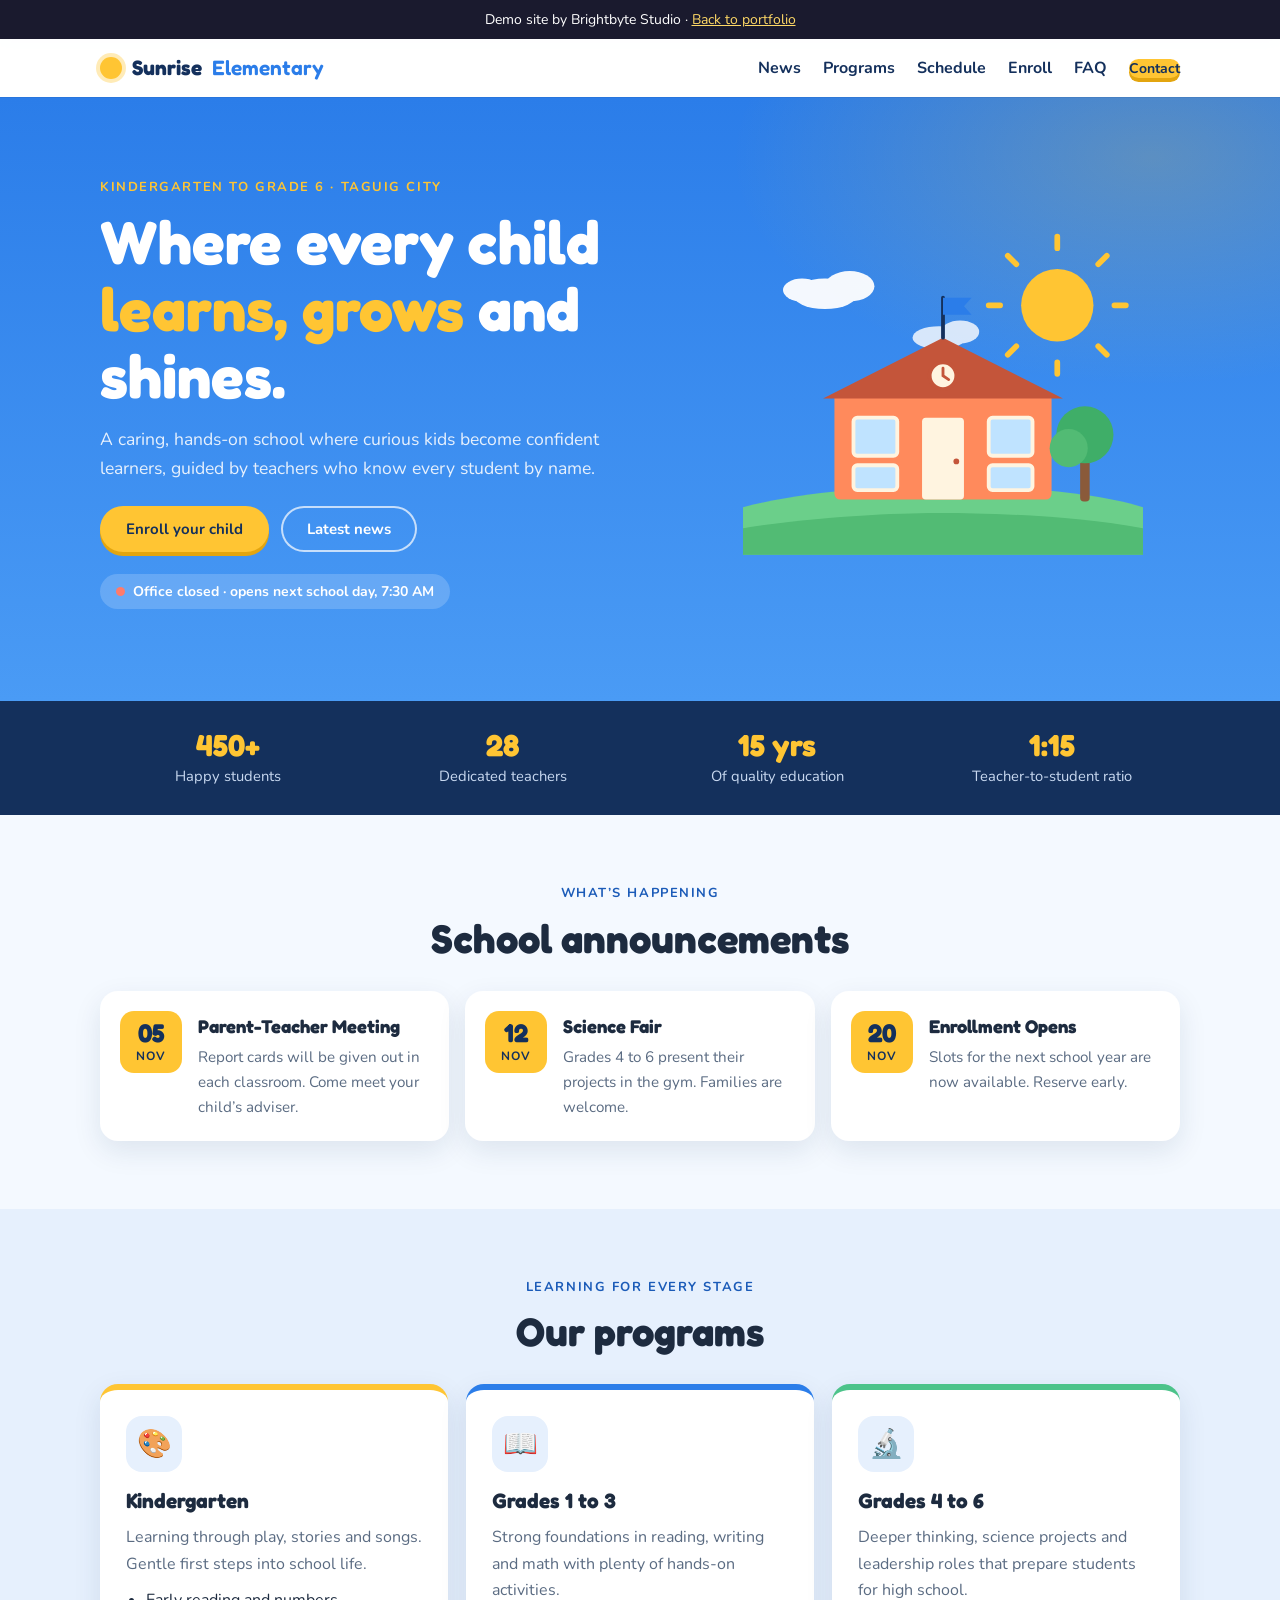
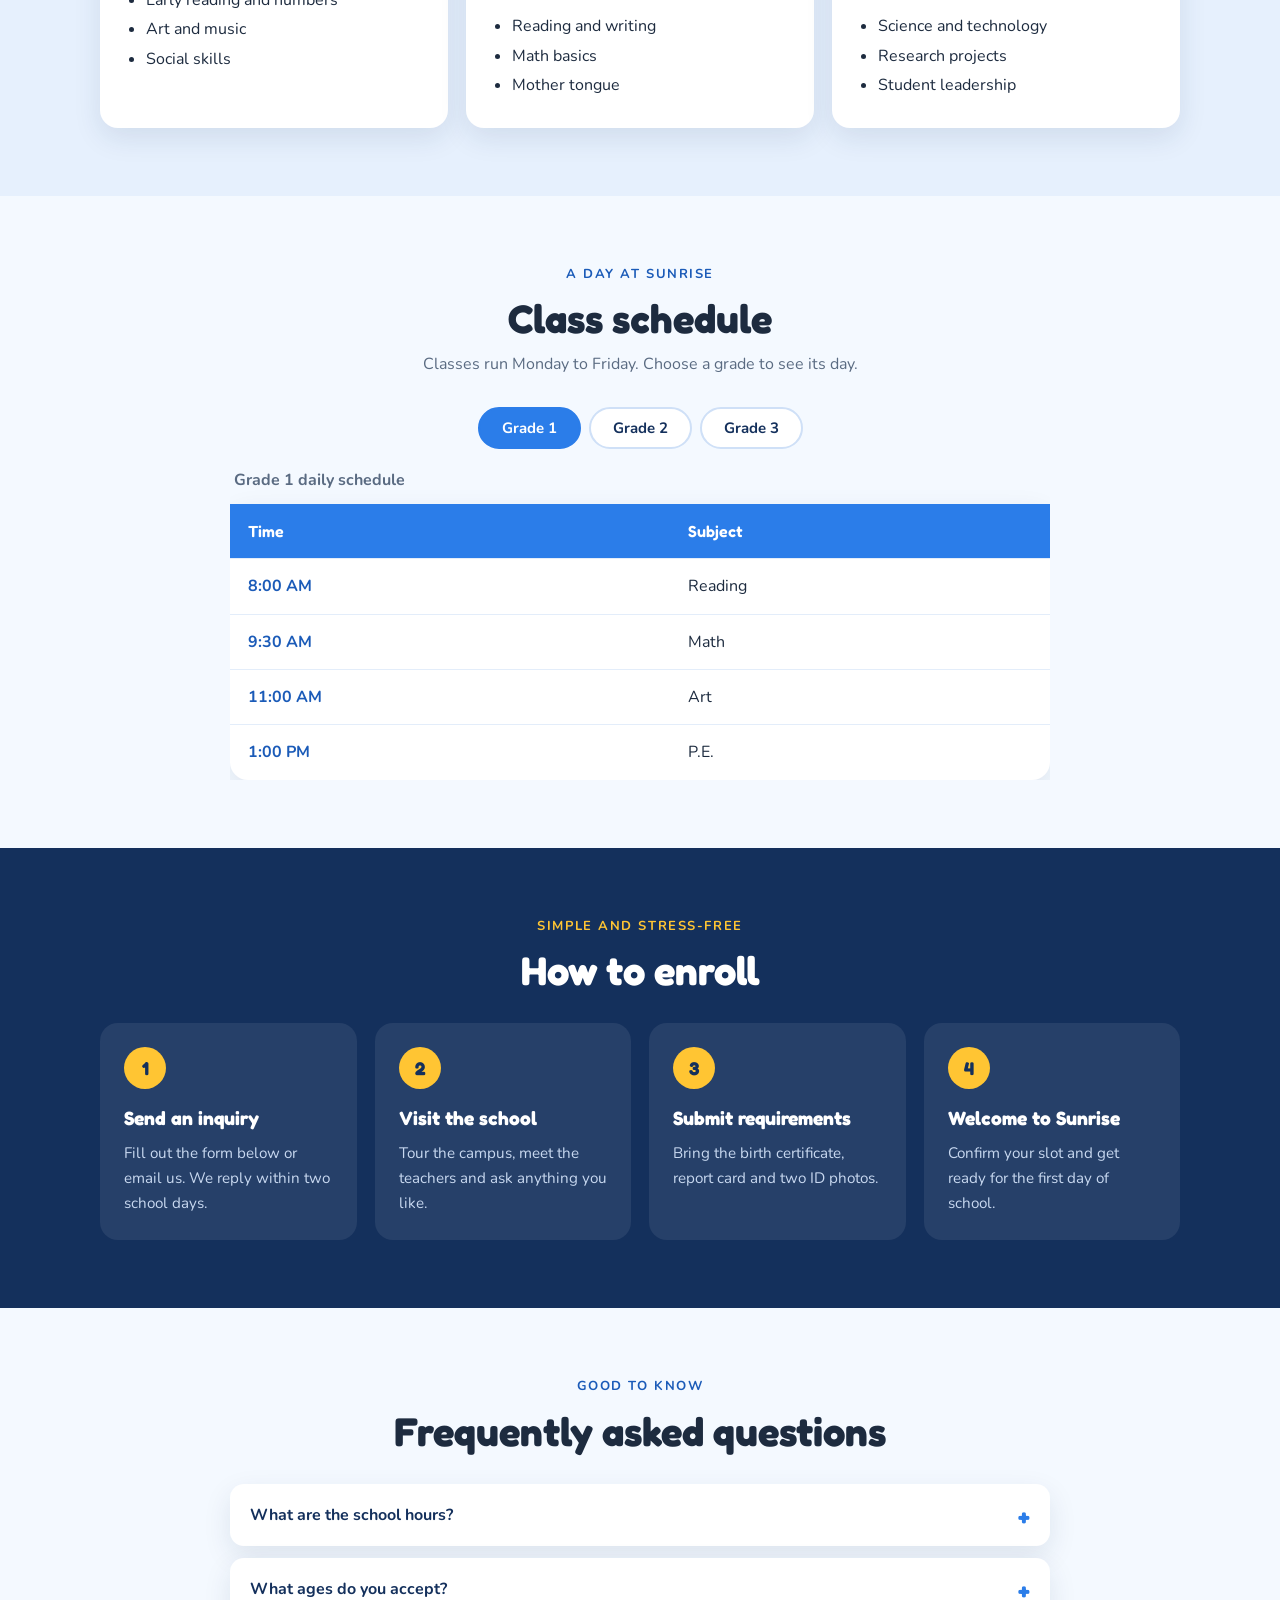
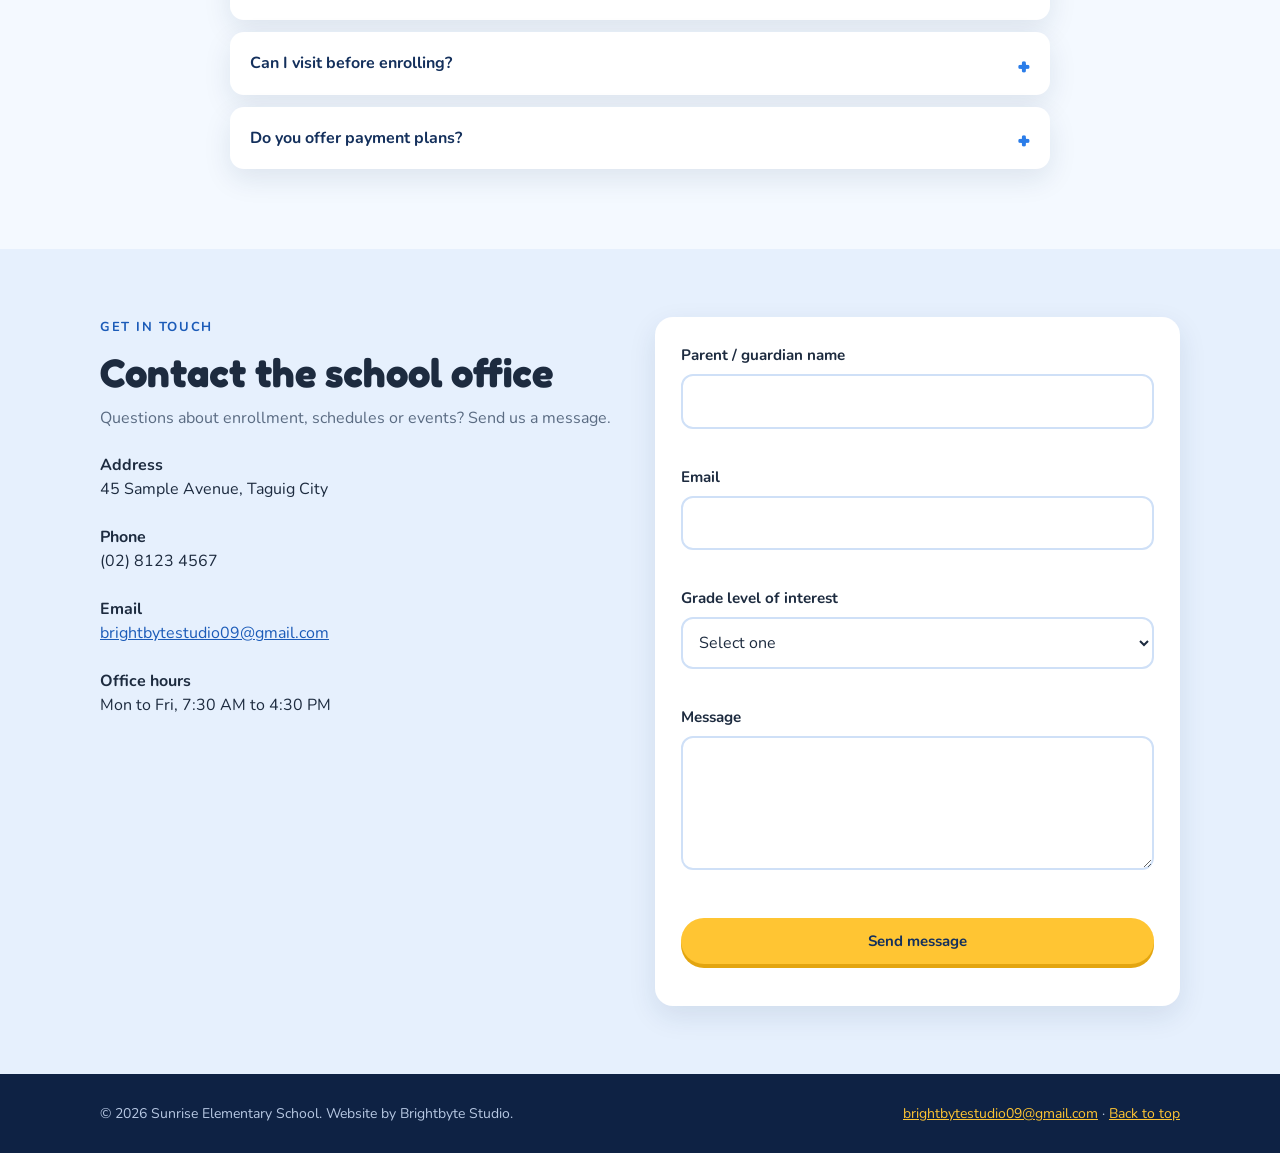
<file: exampleworks/sunrise-elementary/index.html>
<!DOCTYPE html>
<html lang="en">
<head>
  <meta charset="UTF-8">
  <meta name="viewport" content="width=device-width, initial-scale=1">
  <title>Sunrise Elementary School | Kindergarten to Grade 6 in Taguig</title>
  <meta name="description" content="Sunrise Elementary School in Taguig City offers a caring, hands-on education from Kindergarten to Grade 6. See announcements, class schedules, enrollment steps and contact us.">
  <meta name="theme-color" content="#14305c">
  <meta property="og:type" content="website">
  <meta property="og:title" content="Sunrise Elementary School">
  <meta property="og:description" content="Where every child learns, grows and shines.">

  <link rel="icon" href="data:image/svg+xml,%3Csvg xmlns='http://www.w3.org/2000/svg' viewBox='0 0 100 100'%3E%3Ctext y='.9em' font-size='90'%3E%F0%9F%8F%AB%3C/text%3E%3C/svg%3E">
  <link rel="preconnect" href="https://fonts.googleapis.com">
  <link rel="preconnect" href="https://fonts.gstatic.com" crossorigin>
  <link rel="stylesheet" href="https://fonts.googleapis.com/css2?family=Fredoka:wght@500;600;700&family=Nunito:wght@400;600;700&display=swap">
  <link rel="stylesheet" href="style.css">

  <!-- Adds .js early so animations never flash -->
  <script>document.documentElement.classList.add('js');</script>

  <script type="application/ld+json">
  {
    "@context": "https://schema.org",
    "@type": "ElementarySchool",
    "name": "Sunrise Elementary School",
    "email": "brightbytestudio09@gmail.com",
    "telephone": "+63-2-8123-4567",
    "address": {
      "@type": "PostalAddress",
      "streetAddress": "45 Sample Avenue",
      "addressLocality": "Taguig City",
      "addressCountry": "PH"
    }
  }
  </script>
</head>

<body>
  <a class="skip" href="#news">Skip to announcements</a>

  <div class="demo">Demo site by Brightbyte Studio &middot; <a href="../../portfolio.html">Back to portfolio</a></div>

  <!-- ===== HEADER ===== -->
  <header class="site-header" id="top">
    <div class="wrap bar">
      <a class="brand" href="#top" aria-label="Sunrise Elementary home">
        <span class="sun-dot" aria-hidden="true"></span>Sunrise<span class="light"> Elementary</span>
      </a>

      <button class="nav-toggle" type="button" aria-expanded="false" aria-controls="nav">Menu</button>

      <nav id="nav" aria-label="Main">
        <a href="#news">News</a>
        <a href="#programs">Programs</a>
        <a href="#schedule">Schedule</a>
        <a href="#enroll">Enroll</a>
        <a href="#faq">FAQ</a>
        <a class="btn btn-sm" href="#contact">Contact</a>
      </nav>
    </div>
  </header>

  <main>

    <!-- ===== HERO ===== -->
    <section class="hero">
      <div class="wrap hero-grid">
        <div class="hero-text">
          <p class="eyebrow">Kindergarten to Grade 6 &middot; Taguig City</p>
          <h1>Where every child <em>learns, grows</em> and shines.</h1>
          <p class="lead">A caring, hands-on school where curious kids become confident learners, guided by teachers who know every student by name.</p>

          <div class="actions">
            <a class="btn" href="#enroll">Enroll your child</a>
            <a class="btn btn-ghost" href="#news">Latest news</a>
          </div>

          <p class="open-note"><span id="office" class="pill" role="status">Checking office hours&hellip;</span></p>
        </div>

        <div class="art">
          <svg viewBox="0 0 420 340" role="img" aria-label="Illustration of a school building under a bright sun">
            <g class="sun">
              <circle cx="330" cy="78" r="38" fill="#ffc533"/>
              <g stroke="#ffc533" stroke-width="6" stroke-linecap="round">
                <path d="M330 18v-12M330 138v12M270 78h-12M390 78h12M287 35l-9-9M373 121l9 9M373 35l9-9M287 121l-9 9"/>
              </g>
            </g>

            <g class="cloud c1" fill="#fff" opacity=".95">
              <ellipse cx="86" cy="66" rx="34" ry="16"/><ellipse cx="112" cy="58" rx="26" ry="16"/><ellipse cx="62" cy="62" rx="20" ry="12"/>
            </g>
            <g class="cloud c2" fill="#fff" opacity=".8">
              <ellipse cx="206" cy="112" rx="28" ry="12"/><ellipse cx="228" cy="106" rx="20" ry="12"/>
            </g>

            <!-- ground -->
            <path d="M0 290c70-18 150-22 210-22s150 4 210 22v50H0z" fill="#6bcf8a"/>
            <path d="M0 312c90-14 170-16 210-16s130 2 210 16v28H0z" fill="#52bb74"/>

            <!-- school -->
            <rect x="96" y="170" width="228" height="112" rx="6" fill="#ff8a5c"/>
            <path d="M84 176 210 112l126 64z" fill="#c4553a"/>
            <rect x="188" y="196" width="44" height="86" rx="4" fill="#fff4e0"/>
            <circle cx="224" cy="242" r="3" fill="#c4553a"/>
            <g fill="#bfe3ff" stroke="#fff4e0" stroke-width="4">
              <rect x="116" y="196" width="46" height="40" rx="4"/>
              <rect x="258" y="196" width="46" height="40" rx="4"/>
              <rect x="116" y="246" width="46" height="26" rx="4"/>
              <rect x="258" y="246" width="46" height="26" rx="4"/>
            </g>
            <circle cx="210" cy="152" r="14" fill="#fff4e0" stroke="#c4553a" stroke-width="4"/>
            <path d="M210 144v8l6 4" fill="none" stroke="#c4553a" stroke-width="3" stroke-linecap="round"/>

            <!-- flag -->
            <path d="M210 112V70" stroke="#14305c" stroke-width="4" stroke-linecap="round"/>
            <path d="M210 70h30l-8 9 8 9h-30z" fill="#2b7de9"/>

            <!-- tree -->
            <rect x="354" y="232" width="10" height="52" rx="4" fill="#8a5a3a"/>
            <circle cx="359" cy="214" r="30" fill="#3fae68"/>
            <circle cx="342" cy="228" r="20" fill="#52bb74"/>
          </svg>
        </div>
      </div>
    </section>

    <!-- ===== STATS ===== -->
    <section class="stats-band" aria-label="School at a glance">
      <ul class="wrap stats">
        <li><strong data-count="450" data-suffix="+">450+</strong><span>Happy students</span></li>
        <li><strong data-count="28">28</strong><span>Dedicated teachers</span></li>
        <li><strong data-count="15" data-suffix=" yrs">15 yrs</strong><span>Of quality education</span></li>
        <li><strong>1:15</strong><span>Teacher-to-student ratio</span></li>
      </ul>
    </section>

    <!-- ===== NEWS ===== -->
    <section id="news" class="section">
      <div class="wrap">
        <header class="section-head reveal">
          <p class="eyebrow dark">What&rsquo;s happening</p>
          <h2>School announcements</h2>
          <p id="countdown" class="countdown" hidden></p>
        </header>

        <div class="news-grid">
          <article class="news reveal" data-date="2026-11-05">
            <div class="date-badge"><strong>05</strong><span>Nov</span></div>
            <div>
              <h3>Parent-Teacher Meeting</h3>
              <p>Report cards will be given out in each classroom. Come meet your child&rsquo;s adviser.</p>
            </div>
          </article>

          <article class="news reveal" data-date="2026-11-12">
            <div class="date-badge"><strong>12</strong><span>Nov</span></div>
            <div>
              <h3>Science Fair</h3>
              <p>Grades 4 to 6 present their projects in the gym. Families are welcome.</p>
            </div>
          </article>

          <article class="news reveal" data-date="2026-11-20">
            <div class="date-badge"><strong>20</strong><span>Nov</span></div>
            <div>
              <h3>Enrollment Opens</h3>
              <p>Slots for the next school year are now available. Reserve early.</p>
            </div>
          </article>
        </div>
      </div>
    </section>

    <!-- ===== PROGRAMS ===== -->
    <section id="programs" class="section alt">
      <div class="wrap">
        <header class="section-head reveal">
          <p class="eyebrow dark">Learning for every stage</p>
          <h2>Our programs</h2>
        </header>

        <div class="program-grid">
          <article class="program reveal">
            <div class="icon" aria-hidden="true">&#127912;</div>
            <h3>Kindergarten</h3>
            <p>Learning through play, stories and songs. Gentle first steps into school life.</p>
            <ul><li>Early reading and numbers</li><li>Art and music</li><li>Social skills</li></ul>
          </article>

          <article class="program reveal">
            <div class="icon" aria-hidden="true">&#128214;</div>
            <h3>Grades 1 to 3</h3>
            <p>Strong foundations in reading, writing and math with plenty of hands-on activities.</p>
            <ul><li>Reading and writing</li><li>Math basics</li><li>Mother tongue</li></ul>
          </article>

          <article class="program reveal">
            <div class="icon" aria-hidden="true">&#128300;</div>
            <h3>Grades 4 to 6</h3>
            <p>Deeper thinking, science projects and leadership roles that prepare students for high school.</p>
            <ul><li>Science and technology</li><li>Research projects</li><li>Student leadership</li></ul>
          </article>
        </div>
      </div>
    </section>

    <!-- ===== SCHEDULE ===== -->
    <section id="schedule" class="section">
      <div class="wrap narrow">
        <header class="section-head reveal">
          <p class="eyebrow dark">A day at Sunrise</p>
          <h2>Class schedule</h2>
          <p class="sub">Classes run Monday to Friday. Choose a grade to see its day.</p>
        </header>

        <div class="tabs" role="tablist" aria-label="Choose a grade">
          <button type="button" class="tab" role="tab" aria-selected="true" aria-controls="g1" id="t1">Grade 1</button>
          <button type="button" class="tab" role="tab" aria-selected="false" aria-controls="g2" id="t2" tabindex="-1">Grade 2</button>
          <button type="button" class="tab" role="tab" aria-selected="false" aria-controls="g3" id="t3" tabindex="-1">Grade 3</button>
        </div>

        <div class="scroll reveal">
          <div id="g1" class="sched" role="tabpanel" aria-labelledby="t1">
            <table>
              <caption>Grade 1 daily schedule</caption>
              <thead><tr><th scope="col">Time</th><th scope="col">Subject</th></tr></thead>
              <tbody>
                <tr><td>8:00 AM</td><td>Reading</td></tr>
                <tr><td>9:30 AM</td><td>Math</td></tr>
                <tr><td>11:00 AM</td><td>Art</td></tr>
                <tr><td>1:00 PM</td><td>P.E.</td></tr>
              </tbody>
            </table>
          </div>

          <div id="g2" class="sched" role="tabpanel" aria-labelledby="t2">
            <table>
              <caption>Grade 2 daily schedule</caption>
              <thead><tr><th scope="col">Time</th><th scope="col">Subject</th></tr></thead>
              <tbody>
                <tr><td>8:00 AM</td><td>Math</td></tr>
                <tr><td>9:30 AM</td><td>Science</td></tr>
                <tr><td>11:00 AM</td><td>Reading</td></tr>
                <tr><td>1:00 PM</td><td>Art</td></tr>
              </tbody>
            </table>
          </div>

          <div id="g3" class="sched" role="tabpanel" aria-labelledby="t3">
            <table>
              <caption>Grade 3 daily schedule</caption>
              <thead><tr><th scope="col">Time</th><th scope="col">Subject</th></tr></thead>
              <tbody>
                <tr><td>8:00 AM</td><td>English</td></tr>
                <tr><td>9:30 AM</td><td>Filipino</td></tr>
                <tr><td>11:00 AM</td><td>Math</td></tr>
                <tr><td>1:00 PM</td><td>Science</td></tr>
              </tbody>
            </table>
          </div>
        </div>
      </div>
    </section>

    <!-- ===== ENROLL ===== -->
    <section id="enroll" class="section dark">
      <div class="wrap">
        <header class="section-head reveal">
          <p class="eyebrow">Simple and stress-free</p>
          <h2>How to enroll</h2>
        </header>

        <ol class="steps">
          <li class="reveal"><span class="num">1</span><h3>Send an inquiry</h3><p>Fill out the form below or email us. We reply within two school days.</p></li>
          <li class="reveal"><span class="num">2</span><h3>Visit the school</h3><p>Tour the campus, meet the teachers and ask anything you like.</p></li>
          <li class="reveal"><span class="num">3</span><h3>Submit requirements</h3><p>Bring the birth certificate, report card and two ID photos.</p></li>
          <li class="reveal"><span class="num">4</span><h3>Welcome to Sunrise</h3><p>Confirm your slot and get ready for the first day of school.</p></li>
        </ol>
      </div>
    </section>

    <!-- ===== FAQ ===== -->
    <section id="faq" class="section">
      <div class="wrap narrow">
        <header class="section-head reveal">
          <p class="eyebrow dark">Good to know</p>
          <h2>Frequently asked questions</h2>
        </header>

        <div class="faq reveal">
          <details>
            <summary>What are the school hours?</summary>
            <p>Classes run from 8:00 AM to 3:00 PM, Monday to Friday. The office is open from 7:30 AM to 4:30 PM.</p>
          </details>
          <details>
            <summary>What ages do you accept?</summary>
            <p>Kindergarten accepts children who turn 5 by the start of the school year. Grades 1 to 6 follow the standard age levels.</p>
          </details>
          <details>
            <summary>Can I visit before enrolling?</summary>
            <p>Yes. Send us an inquiry and we will schedule a campus tour that fits your day.</p>
          </details>
          <details>
            <summary>Do you offer payment plans?</summary>
            <p>Yes. Tuition can be paid in full, per semester or monthly. Our office will walk you through the options.</p>
          </details>
        </div>
      </div>
    </section>

    <!-- ===== CONTACT ===== -->
    <section id="contact" class="section alt">
      <div class="wrap contact-grid">
        <div class="reveal">
          <p class="eyebrow dark">Get in touch</p>
          <h2>Contact the school office</h2>
          <p class="sub">Questions about enrollment, schedules or events? Send us a message.</p>

          <address>
            <strong>Address</strong><br>45 Sample Avenue, Taguig City<br><br>
            <strong>Phone</strong><br>(02) 8123 4567<br><br>
            <strong>Email</strong><br><a href="mailto:brightbytestudio09@gmail.com">brightbytestudio09@gmail.com</a><br><br>
            <strong>Office hours</strong><br>Mon to Fri, 7:30 AM to 4:30 PM
          </address>
        </div>

        <form id="contact-form" class="card-form reveal" novalidate>
          <!-- Spam trap: real people never see or tick this -->
          <input type="checkbox" name="botcheck" class="hp" tabindex="-1" autocomplete="off" aria-hidden="true">

          <label for="name">Parent / guardian name</label>
          <input type="text" id="name" name="name" autocomplete="name">
          <div class="err" id="e-name"></div>

          <label for="email">Email</label>
          <input type="email" id="email" name="email" autocomplete="email">
          <div class="err" id="e-email"></div>

          <label for="grade">Grade level of interest</label>
          <select id="grade" name="grade">
            <option value="">Select one</option>
            <option>Kindergarten</option>
            <option>Grades 1 to 3</option>
            <option>Grades 4 to 6</option>
          </select>
          <div class="err" id="e-grade"></div>

          <label for="msg">Message</label>
          <textarea id="msg" name="msg" rows="4"></textarea>
          <div class="err" id="e-msg"></div>

          <button class="btn btn-block" type="submit">Send message</button>
          <p id="form-result" role="status"></p>
        </form>
      </div>
    </section>

  </main>

  <!-- ===== FOOTER ===== -->
  <footer class="site-footer">
    <div class="wrap foot">
      <p>&copy; 2026 Sunrise Elementary School. Website by Brightbyte Studio.</p>
      <p><a href="mailto:brightbytestudio09@gmail.com">brightbytestudio09@gmail.com</a> &middot; <a href="#top">Back to top</a></p>
    </div>
  </footer>

  <script src="script.js" defer></script>
</body>
</html>
</file>
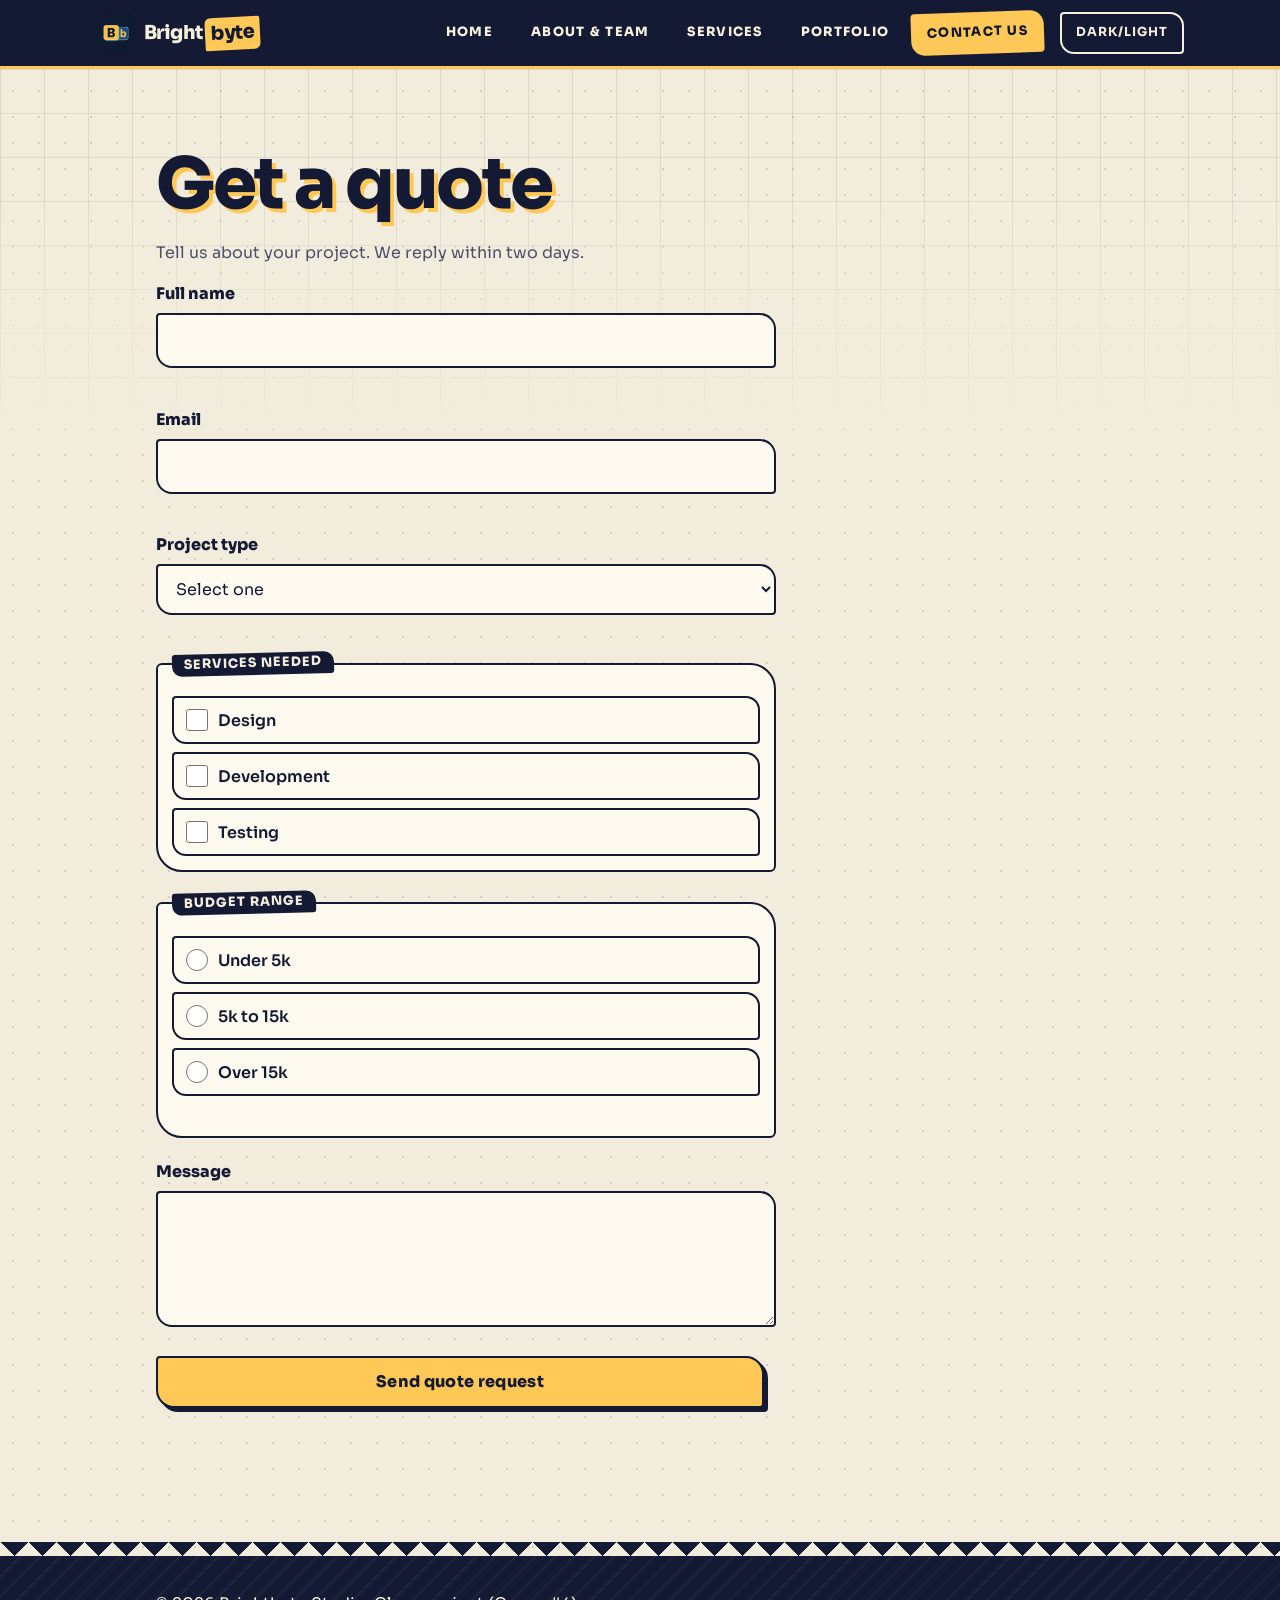
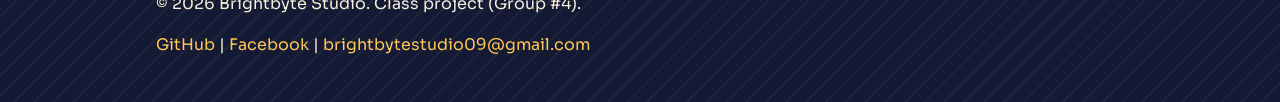
<file: contact.html>
<!DOCTYPE html>
<html lang="en">

<head>
  <meta charset="UTF-8">
  <meta name="viewport" content="width=device-width, initial-scale=1">
  <title>Contact | Brightbyte Studio</title>

  <link rel="stylesheet" href="https://fonts.googleapis.com/css2?family=Sora:wght@400;700;800&display=swap">
  <link rel="icon" href="imagess/logo.png">
  <script>document.documentElement.dataset.theme = localStorage.getItem('theme') || 'light';</script>
  <link rel="stylesheet" href="style.css">
</head>

<body id="top">

  <!-- ===== HEADER + NAVIGATION ===== -->
  <header>
    <nav>
      <a class="logo" href="index.html">
        <img class="logo-img" src="imagess/logo.png" alt="Brightbyte logo">
        Bright<span>byte</span>
      </a>

      <button id="menu" aria-label="Menu">Menu</button>

      <a class="link" href="index.html">Home</a>
      <a class="link" href="team.html">About &amp; Team</a>
      <a class="link" href="services.html">Services</a>
      <a class="link" href="portfolio.html">Portfolio</a>
      <a class="link active" href="contact.html">Contact Us</a>

      <button id="theme" aria-label="Toggle dark mode">Dark/Light</button>
    </nav>
  </header>


  <main>
    <section>
      <div class="wrap">

        <h1>Get a quote</h1>
        <p>Tell us about your project. We reply within two days.</p>

        <!-- ===== QUOTE FORM =====
             script.js checks the fields when the form is sent.
             Each <div class="err"> is where an error message appears. -->
        <form id="quote" novalidate>

          <!-- Text input -->
          <div>
            <label for="name">Full name</label>
            <input type="text" id="name" name="name">
            <div class="err" id="e-name"></div>
          </div>

          <!-- Email input -->
          <div>
            <label for="email">Email</label>
            <input type="email" id="email" name="email">
            <div class="err" id="e-email"></div>
          </div>

          <!-- Drop-down menu -->
          <div>
            <label for="type">Project type</label>
            <select id="type" name="type">
              <option value="">Select one</option>
              <option>Business website</option>
              <option>Online portfolio</option>
              <option>School or organization site</option>
              <option>Landing page</option>
            </select>
            <div class="err" id="e-type"></div>
          </div>

          <!-- Checkboxes: pick any number -->
          <fieldset>
            <legend>Services needed</legend>

            <label><input type="checkbox" name="services" value="Design"> Design</label>
            <label><input type="checkbox" name="services" value="Development"> Development</label>
            <label><input type="checkbox" name="services" value="Testing"> Testing</label>
          </fieldset>

          <!-- Radio buttons: pick only one (same name="budget") -->
          <fieldset>
            <legend>Budget range</legend>

            <label><input type="radio" name="budget" value="Under PHP 5,000"> Under 5k</label>
            <label><input type="radio" name="budget" value="PHP 5,000 to 15,000"> 5k to 15k</label>
            <label><input type="radio" name="budget" value="Over PHP 15,000"> Over 15k</label>

            <div class="err" id="e-budget"></div>
          </fieldset>

          <!-- Message box (optional) -->
          <div>
            <label for="msg">Message</label>
            <textarea id="msg" name="msg" rows="4"></textarea>
          </div>

          <button class="btn" type="submit">Send quote request</button>
        </form>

        <!-- Confirmation message appears here after sending -->
        <div id="result" role="status"></div>

      </div>
    </section>
  </main>


  <!-- ===== FOOTER ===== -->
  <footer>
    <div class="wrap">
      <p style="color:inherit">&copy; 2026 Brightbyte Studio. Class project (Group #4).</p>

      <p style="color:inherit">
       
       <a href="https://github.com/BrightByteStudios-Personal?tab=repositories" target="_blank" rel="noopener">GitHub</a>
       |
        <a href="https://www.facebook.com/share/1DMAE9hGEW/" target="_blank" rel="noopener">Facebook</a> |
        <a href="mailto:brightbytestudio09@gmail.com">brightbytestudio09@gmail.com</a> 
      </p>
    </div>
  </footer>

  <script src="script.js"></script>
</body>

</html>
</file>
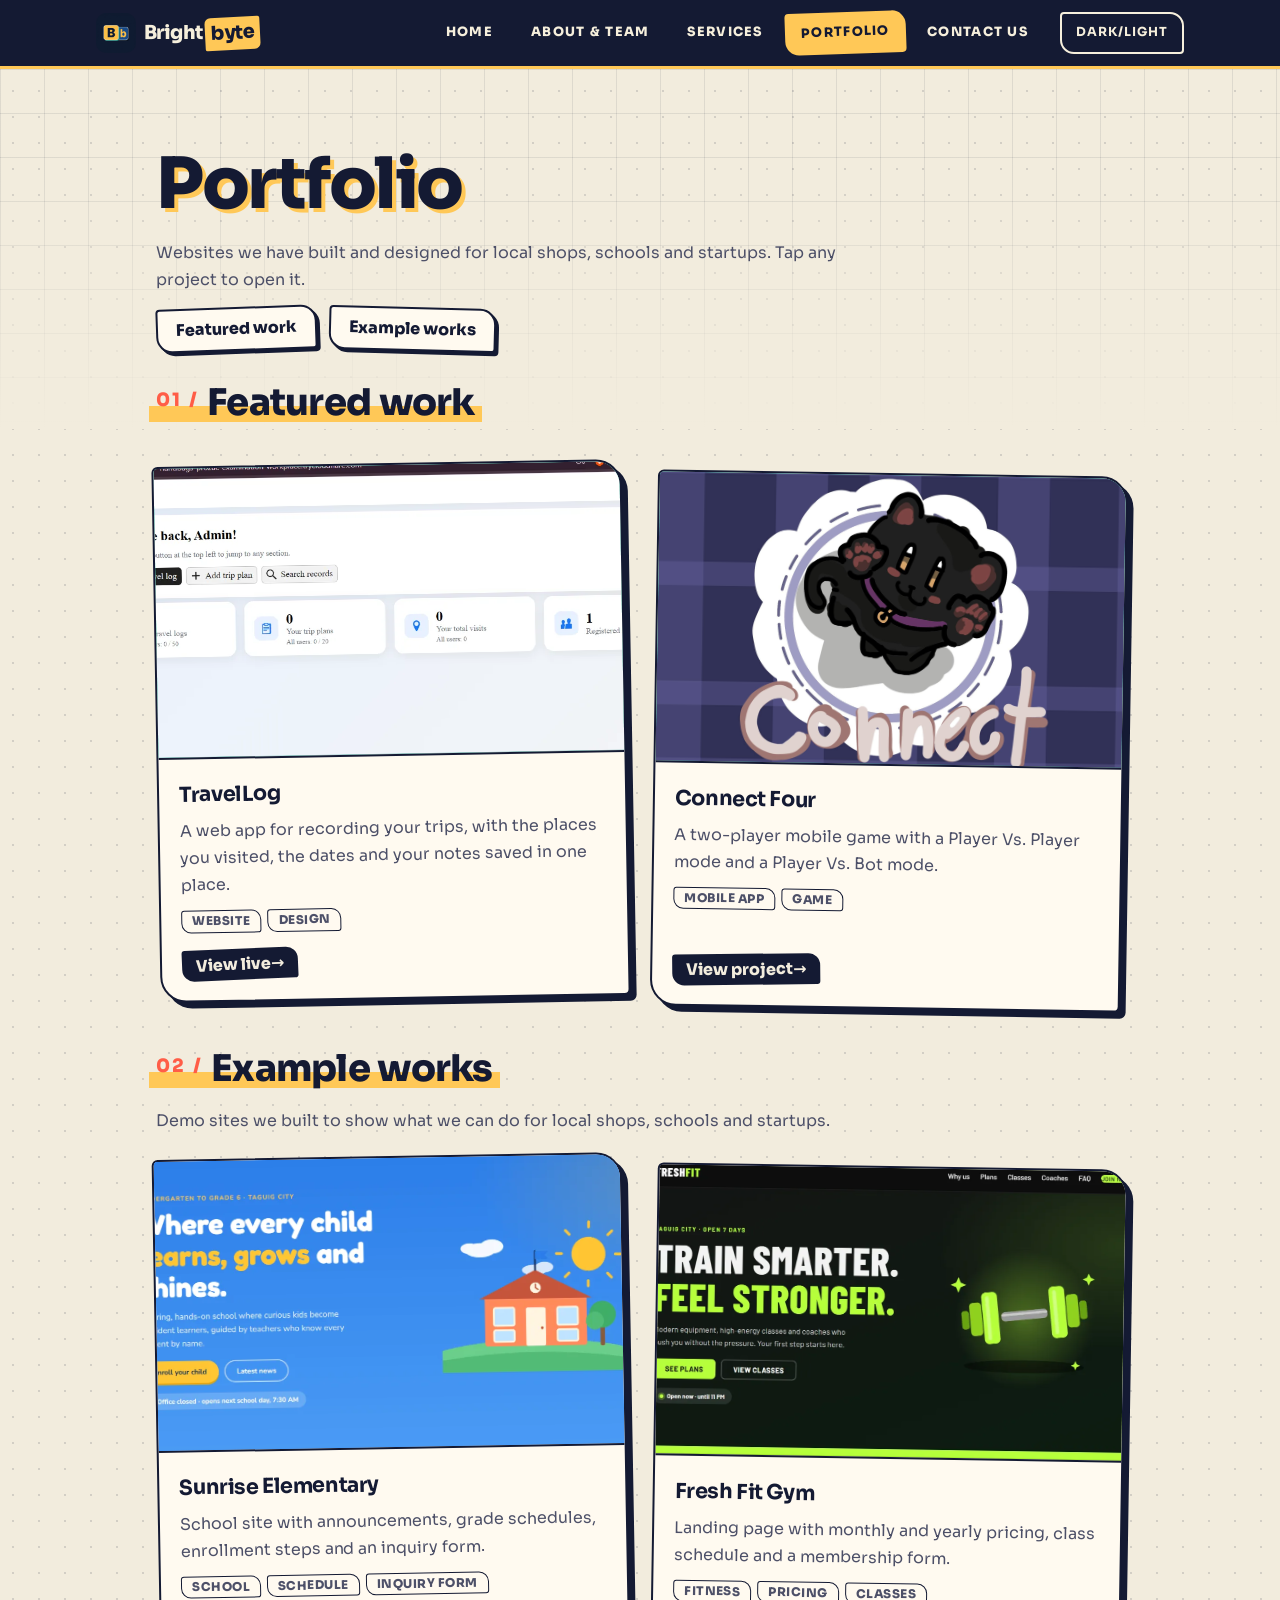
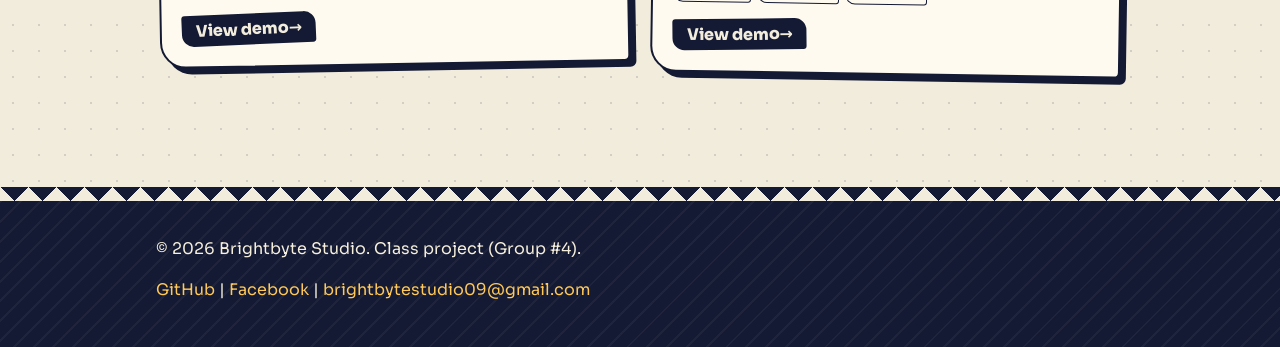
<file: portfolio.html>
<!DOCTYPE html>
<html lang="en">

<head>
  <meta charset="UTF-8">
  <meta name="viewport" content="width=device-width, initial-scale=1">
  <title>Portfolio | Brightbyte Studio</title>

  <link rel="stylesheet" href="https://fonts.googleapis.com/css2?family=Sora:wght@400;700;800&display=swap">
  <link rel="icon" href="imagess/logo.png">
  <script>document.documentElement.dataset.theme = localStorage.getItem('theme') || 'light';</script>
  <link rel="stylesheet" href="style.css">
</head>

<body id="top">

  <!-- ===== HEADER + NAVIGATION ===== -->
  <header>
    <nav>
      <a class="logo" href="index.html">
        <img class="logo-img" src="imagess/logo.png" alt="Brightbyte logo">
        Bright<span>byte</span>
      </a>

      <button id="menu" aria-label="Menu">Menu</button>

      <a class="link" href="index.html">Home</a>
      <a class="link" href="team.html">About &amp; Team</a>
      <a class="link" href="services.html">Services</a>
      <a class="link active" href="portfolio.html">Portfolio</a>
      <a class="link" href="contact.html">Contact Us</a>

      <button id="theme" aria-label="Toggle dark mode">Dark/Light</button>
    </nav>
  </header>


  <main>
    <section>
      <div class="wrap">

        <h1>Portfolio</h1>
        <p>Websites we have built and designed for local shops, schools and startups. Tap any project to open it.</p>

        <!-- Jump links to the sections below -->
        <div class="jump">
          <a href="#featured">Featured work</a>
          <a href="#examples">Example works</a>
        </div>


        <!-- ===== FEATURED WORK =====
             HOW TO ADD YOUR OWN:
             1. Save the screenshot in the imagess folder (about 800 x 500, under 150 KB).
             2. Copy one <a class="project"> block below.
             3. Change the link, image file name, alt text, title, text and tags.
             If the image file is missing, the colored label shows instead. -->
        <h2 id="featured">Featured work</h2>

        <div class="projects">

          <a class="project" href="https://handbags-prozac-examination-workplace.trycloudflare.com" target="_blank" rel="noopener">
            <div class="thumb" data-label="Featured project 1">
              <img src="imagess/kanin.png" alt="Screenshot of Featured project 1" width="800" height="500" loading="lazy">
            </div>
            <div class="project-body">
              <h3>TravelLog</h3>
              <p>A web app for recording your trips, with the places you visited, the dates and your notes saved in one place.</p>
              <ul class="tags"><li>Website</li><li>Design</li></ul>
              <span class="project-cta">View live</span>
            </div>
          </a>

                    <a class="project" href="connect-four.html">
            <div class="thumb" data-label="Connect Four">
              <img src="imagess/cat.png" alt="Menu screen of the Connect Four app" width="800" height="500" loading="lazy">
            </div>
            <div class="project-body">
              <h3>Connect Four</h3>
              <p>A two-player mobile game with a Player Vs. Player mode and a Player Vs. Bot mode.</p>
              <ul class="tags"><li>Mobile app</li><li>Game</li></ul>
              <span class="project-cta">View project</span>
            </div>
          </a>

        </div>


        <!-- ===== EXAMPLE WORKS ===== -->
        <h2 id="examples" style="margin-top:48px">Example works</h2>
        <p>Demo sites we built to show what we can do for local shops, schools and startups.</p>

        <div class="projects">

          <a class="project" href="exampleworks/sunrise-elementary/index.html">
            <div class="thumb school" data-label="Sunrise Elementary">
              <img src="imagess/skul.png" alt="Screenshot of the Sunrise Elementary school website" width="800" height="500" loading="lazy">
            </div>
            <div class="project-body">
              <h3>Sunrise Elementary</h3>
              <p>School site with announcements, grade schedules, enrollment steps and an inquiry form.</p>
              <ul class="tags"><li>School</li><li>Schedule</li><li>Inquiry form</li></ul>
              <span class="project-cta">View demo</span>
            </div>
          </a>

          <a class="project" href="exampleworks/fresh-fit-gym/index.html">
            <div class="thumb gym" data-label="Fresh Fit Gym">
              <img src="imagess/gim.png" alt="Screenshot of the Fresh Fit Gym website" width="800" height="500" loading="lazy">
            </div>
            <div class="project-body">
              <h3>Fresh Fit Gym</h3>
              <p>Landing page with monthly and yearly pricing, class schedule and a membership form.</p>
              <ul class="tags"><li>Fitness</li><li>Pricing</li><li>Classes</li></ul>
              <span class="project-cta">View demo</span>
            </div>
          </a>

        </div>

      </div>
    </section>
  </main>


  <!-- ===== FOOTER ===== -->
  <footer>
    <div class="wrap">
      <p style="color:inherit">&copy; 2026 Brightbyte Studio. Class project (Group #4).</p>

      <p style="color:inherit">
         <a href="https://github.com/BrightByteStudios-Personal?tab=repositories" target="_blank" rel="noopener">GitHub</a>
       |
        <a href="https://www.facebook.com/share/1DMAE9hGEW/" target="_blank" rel="noopener">Facebook</a> |
        <a href="mailto:brightbytestudio09@gmail.com">brightbytestudio09@gmail.com</a> 
      </p>
    </div>
  </footer>

  <script src="script.js"></script>
</body>

</html>
</file>
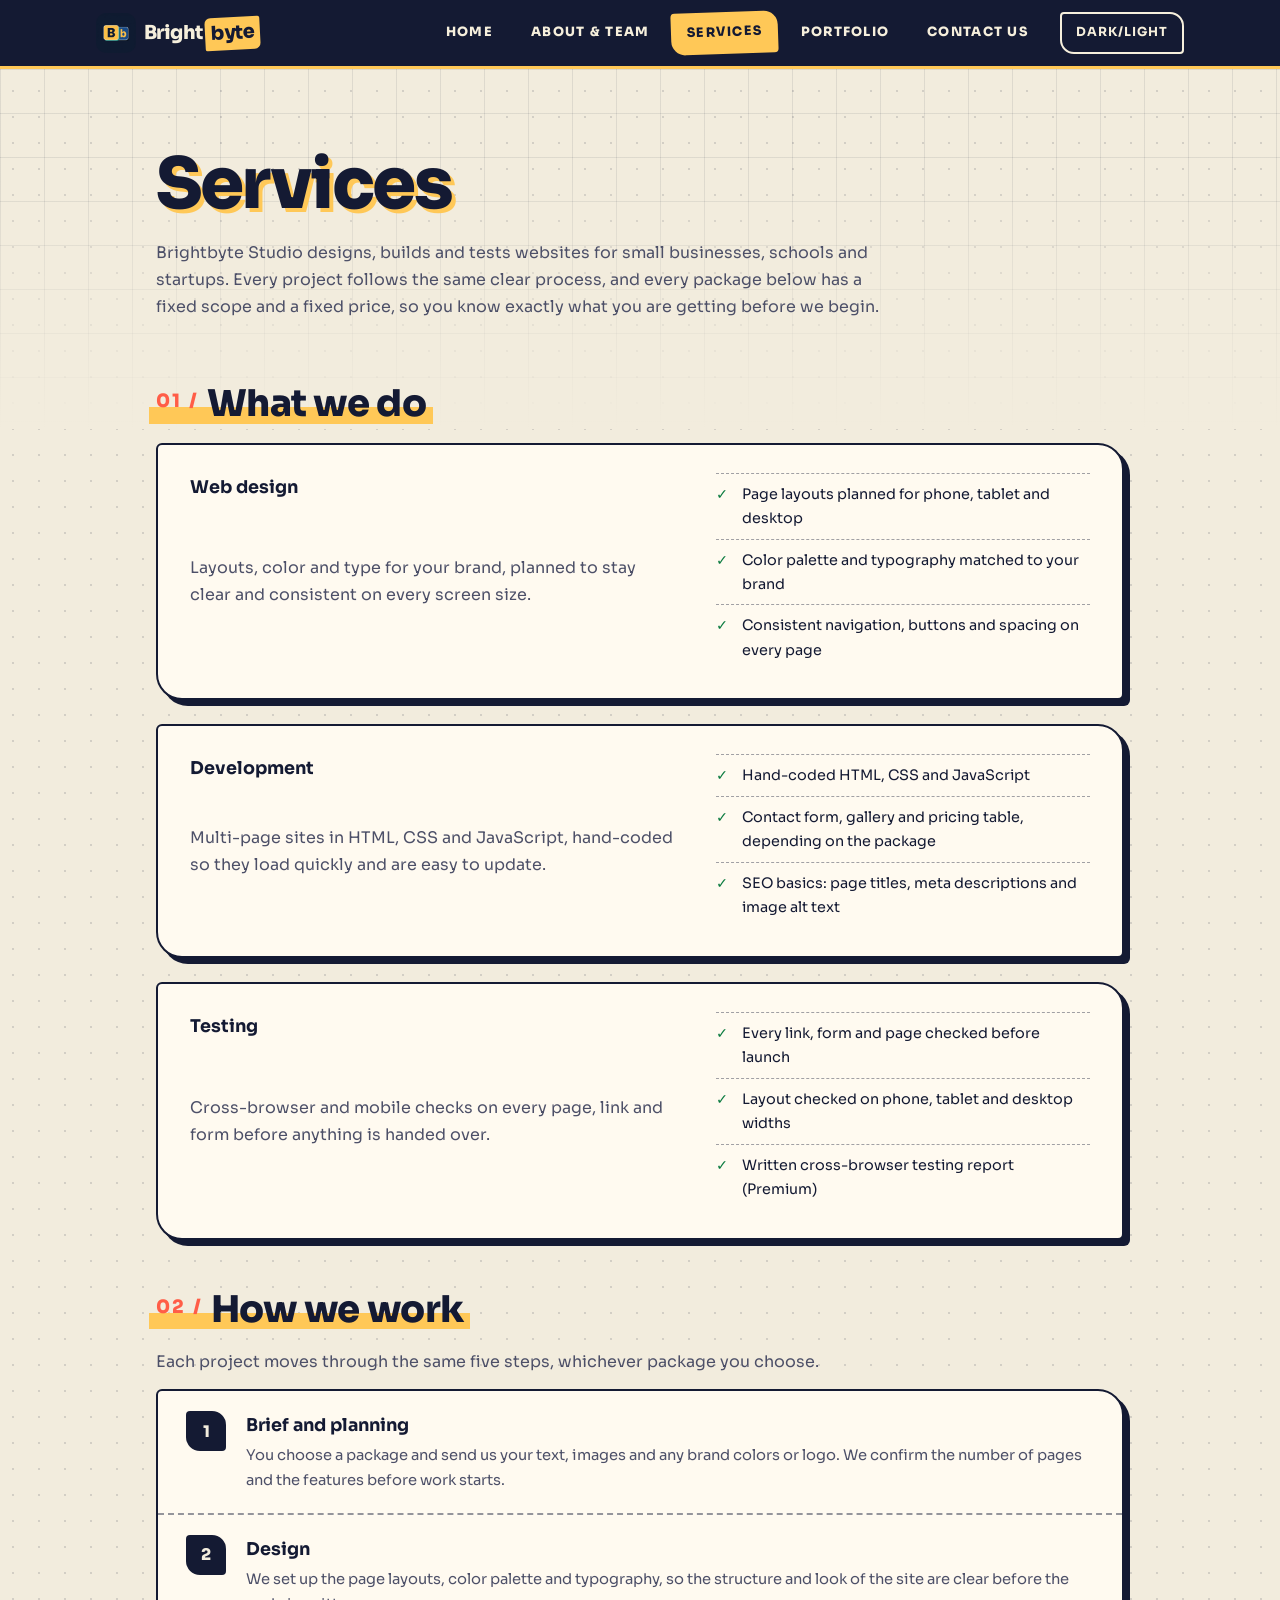
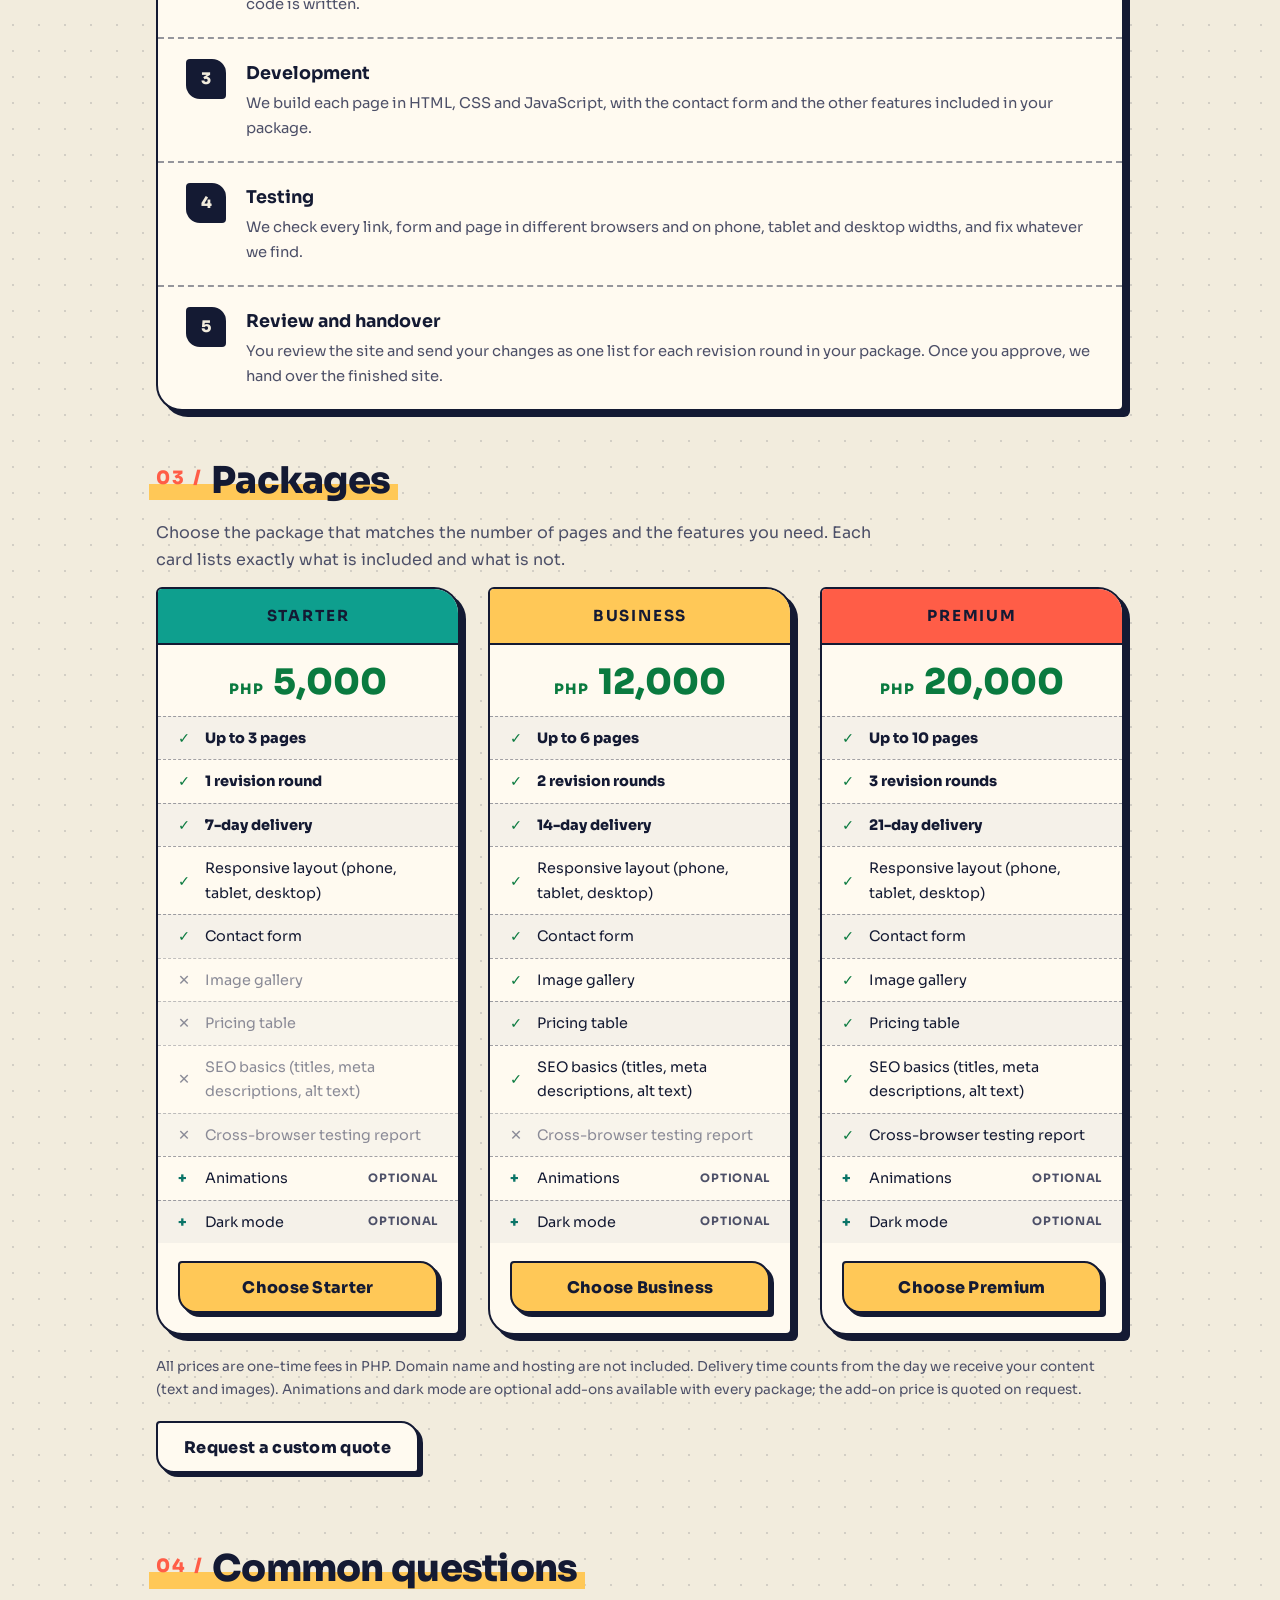
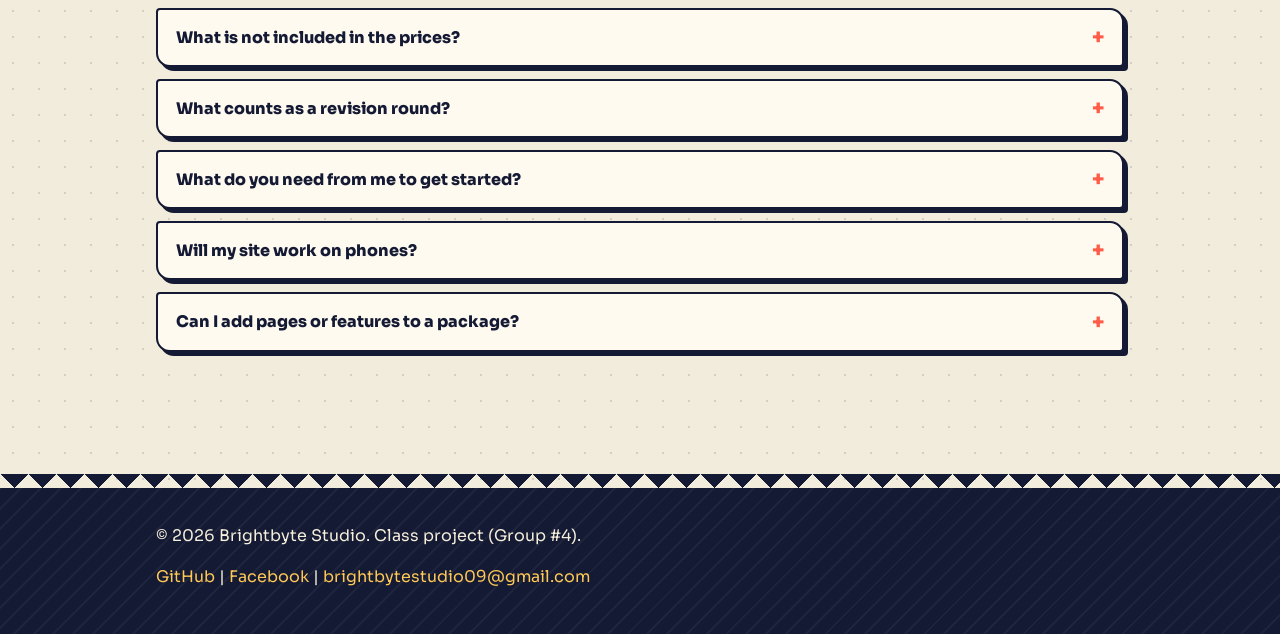
<file: services.html>
<!DOCTYPE html>
<html lang="en">

<head>
  <meta charset="UTF-8">
  <meta name="viewport" content="width=device-width, initial-scale=1">
  <title>Services | Brightbyte Studio</title>

  <link rel="stylesheet" href="https://fonts.googleapis.com/css2?family=Sora:wght@400;700;800&display=swap">
  <link rel="icon" href="imagess/logo.png">
  <script>document.documentElement.dataset.theme = localStorage.getItem('theme') || 'light';</script>
  <link rel="stylesheet" href="style.css">
</head>

<body id="top">

  <!-- ===== HEADER + NAVIGATION ===== -->
  <header>
    <nav>
      <a class="logo" href="index.html">
        <img class="logo-img" src="imagess/logo.png" alt="Brightbyte logo">
        Bright<span>byte</span>
      </a>

      <button id="menu" aria-label="Menu">Menu</button>

      <a class="link" href="index.html">Home</a>
      <a class="link" href="team.html">About &amp; Team</a>
      <a class="link active" href="services.html">Services</a>
      <a class="link" href="portfolio.html">Portfolio</a>
      <a class="link" href="contact.html">Contact Us</a>

      <button id="theme" aria-label="Toggle dark mode">Dark/Light</button>
    </nav>
  </header>


  <main>
    <section>
      <div class="wrap">

        <h1>Services</h1>

        <p>Brightbyte Studio designs, builds and tests websites for small businesses, schools and startups. Every project follows the same clear process, and every package below has a fixed scope and a fixed price, so you know exactly what you are getting before we begin.</p>

        <!-- ===== SERVICE CARDS ===== -->
        <h2 class="gap-top">What we do</h2>

        <div class="grid stack">
          <div class="card">
            <h3>Web design</h3>
            <p>Layouts, color and type for your brand, planned to stay clear and consistent on every screen size.</p>
            <ul class="service-list">
              <li>Page layouts planned for phone, tablet and desktop</li>
              <li>Color palette and typography matched to your brand</li>
              <li>Consistent navigation, buttons and spacing on every page</li>
            </ul>
          </div>

          <div class="card">
            <h3>Development</h3>
            <p>Multi-page sites in HTML, CSS and JavaScript, hand-coded so they load quickly and are easy to update.</p>
            <ul class="service-list">
              <li>Hand-coded HTML, CSS and JavaScript</li>
              <li>Contact form, gallery and pricing table, depending on the package</li>
              <li>SEO basics: page titles, meta descriptions and image alt text</li>
            </ul>
          </div>

          <div class="card">
            <h3>Testing</h3>
            <p>Cross-browser and mobile checks on every page, link and form before anything is handed over.</p>
            <ul class="service-list">
              <li>Every link, form and page checked before launch</li>
              <li>Layout checked on phone, tablet and desktop widths</li>
              <li>Written cross-browser testing report (Premium)</li>
            </ul>
          </div>
        </div>


        <!-- ===== HOW WE WORK ===== -->
        <h2 class="gap-top">How we work</h2>
        <p>Each project moves through the same five steps, whichever package you choose.</p>

        <ol class="steps">
          <li>
            <div>
              <h3>Brief and planning</h3>
              <p>You choose a package and send us your text, images and any brand colors or logo. We confirm the number of pages and the features before work starts.</p>
            </div>
          </li>
          <li>
            <div>
              <h3>Design</h3>
              <p>We set up the page layouts, color palette and typography, so the structure and look of the site are clear before the code is written.</p>
            </div>
          </li>
          <li>
            <div>
              <h3>Development</h3>
              <p>We build each page in HTML, CSS and JavaScript, with the contact form and the other features included in your package.</p>
            </div>
          </li>
          <li>
            <div>
              <h3>Testing</h3>
              <p>We check every link, form and page in different browsers and on phone, tablet and desktop widths, and fix whatever we find.</p>
            </div>
          </li>
          <li>
            <div>
              <h3>Review and handover</h3>
              <p>You review the site and send your changes as one list for each revision round in your package. Once you approve, we hand over the finished site.</p>
            </div>
          </li>
        </ol>


        <!-- ===== PRICING TABLE =====
             id="packages" lets other pages link straight here
             (services.html#packages) -->
        <h2 id="packages" style="margin-top:48px">Packages</h2>
        <p>Choose the package that matches the number of pages and the features you need. Each card lists exactly what is included and what is not.</p>

        <div class="pricing">
          <article class="plan plan-teal">
            <h3>Starter</h3>
            <p class="plan-price"><small>PHP</small> 5,000</p>
            <ul>
            <li><strong>Up to 3 pages</strong></li>
            <li><strong>1 revision round</strong></li>
            <li><strong>7-day delivery</strong></li>
            <li>Responsive layout (phone, tablet, desktop)</li>
            <li>Contact form</li>
            <li class="no"><span class="sr-only">Not included: </span>Image gallery</li>
            <li class="no"><span class="sr-only">Not included: </span>Pricing table</li>
            <li class="no"><span class="sr-only">Not included: </span>SEO basics (titles, meta descriptions, alt text)</li>
            <li class="no"><span class="sr-only">Not included: </span>Cross-browser testing report</li>
            <li class="opt">Animations <span class="opt-tag">optional</span></li>
            <li class="opt">Dark mode <span class="opt-tag">optional</span></li>
            </ul>
            <a class="btn" href="contact.html">Choose Starter</a>
          </article>

          <article class="plan plan-yellow">
            <h3>Business</h3>
            <p class="plan-price"><small>PHP</small> 12,000</p>
            <ul>
            <li><strong>Up to 6 pages</strong></li>
            <li><strong>2 revision rounds</strong></li>
            <li><strong>14-day delivery</strong></li>
            <li>Responsive layout (phone, tablet, desktop)</li>
            <li>Contact form</li>
            <li>Image gallery</li>
            <li>Pricing table</li>
            <li>SEO basics (titles, meta descriptions, alt text)</li>
            <li class="no"><span class="sr-only">Not included: </span>Cross-browser testing report</li>
            <li class="opt">Animations <span class="opt-tag">optional</span></li>
            <li class="opt">Dark mode <span class="opt-tag">optional</span></li>
            </ul>
            <a class="btn" href="contact.html">Choose Business</a>
          </article>

          <article class="plan plan-coral">
            <h3>Premium</h3>
            <p class="plan-price"><small>PHP</small> 20,000</p>
            <ul>
            <li><strong>Up to 10 pages</strong></li>
            <li><strong>3 revision rounds</strong></li>
            <li><strong>21-day delivery</strong></li>
            <li>Responsive layout (phone, tablet, desktop)</li>
            <li>Contact form</li>
            <li>Image gallery</li>
            <li>Pricing table</li>
            <li>SEO basics (titles, meta descriptions, alt text)</li>
            <li>Cross-browser testing report</li>
            <li class="opt">Animations <span class="opt-tag">optional</span></li>
            <li class="opt">Dark mode <span class="opt-tag">optional</span></li>
            </ul>
            <a class="btn" href="contact.html">Choose Premium</a>
          </article>
        </div>

        <p class="price-note">All prices are one-time fees in PHP. Domain name and hosting are not included. Delivery time counts from the day we receive your content (text and images). Animations and dark mode are optional add-ons available with every package; the add-on price is quoted on request.</p>

        <p style="margin-top:20px">
          <a class="btn alt" href="contact.html">Request a custom quote</a>
        </p>

        <!-- ===== FAQ ===== -->
        <h2 class="gap-top">Common questions</h2>

        <div class="faq">
          <details>
            <summary>What is not included in the prices?</summary>
            <p>All prices are one-time fees in PHP. The domain name and hosting are not included. Contact us and we can go over your options for both.</p>
          </details>

          <details>
            <summary>What counts as a revision round?</summary>
            <p>A revision round is one list of changes that you send us after reviewing the site. Starter includes 1 round, Business includes 2 and Premium includes 3. Additional changes can be quoted separately.</p>
          </details>

          <details>
            <summary>What do you need from me to get started?</summary>
            <p>Your text and images, plus any logo or brand colors you already have. Delivery time (7, 14 or 21 days, depending on the package) starts on the day we receive your content.</p>
          </details>

          <details>
            <summary>Will my site work on phones?</summary>
            <p>Yes. Every package includes a responsive layout that adapts to phone, tablet and desktop screens. The Premium package also includes a cross-browser testing report.</p>
          </details>

          <details>
            <summary>Can I add pages or features to a package?</summary>
            <p>Yes. If you need more pages, or a mix of features from different packages, use the custom quote button above and tell us what you need.</p>
          </details>
        </div>

      </div>
    </section>
  </main>


  <!-- ===== FOOTER ===== -->
  <footer>
    <div class="wrap">
      <p style="color:inherit">&copy; 2026 Brightbyte Studio. Class project (Group #4).</p>

      <p style="color:inherit">
          <a href="https://github.com/BrightByteStudios-Personal?tab=repositories" target="_blank" rel="noopener">GitHub</a>
       |
        <a href="https://www.facebook.com/share/1DMAE9hGEW/" target="_blank" rel="noopener">Facebook</a> |
        <a href="mailto:brightbytestudio09@gmail.com">brightbytestudio09@gmail.com</a> 
      </p>
    </div>
  </footer>

  <script src="script.js"></script>
</body>

</html>
</file>
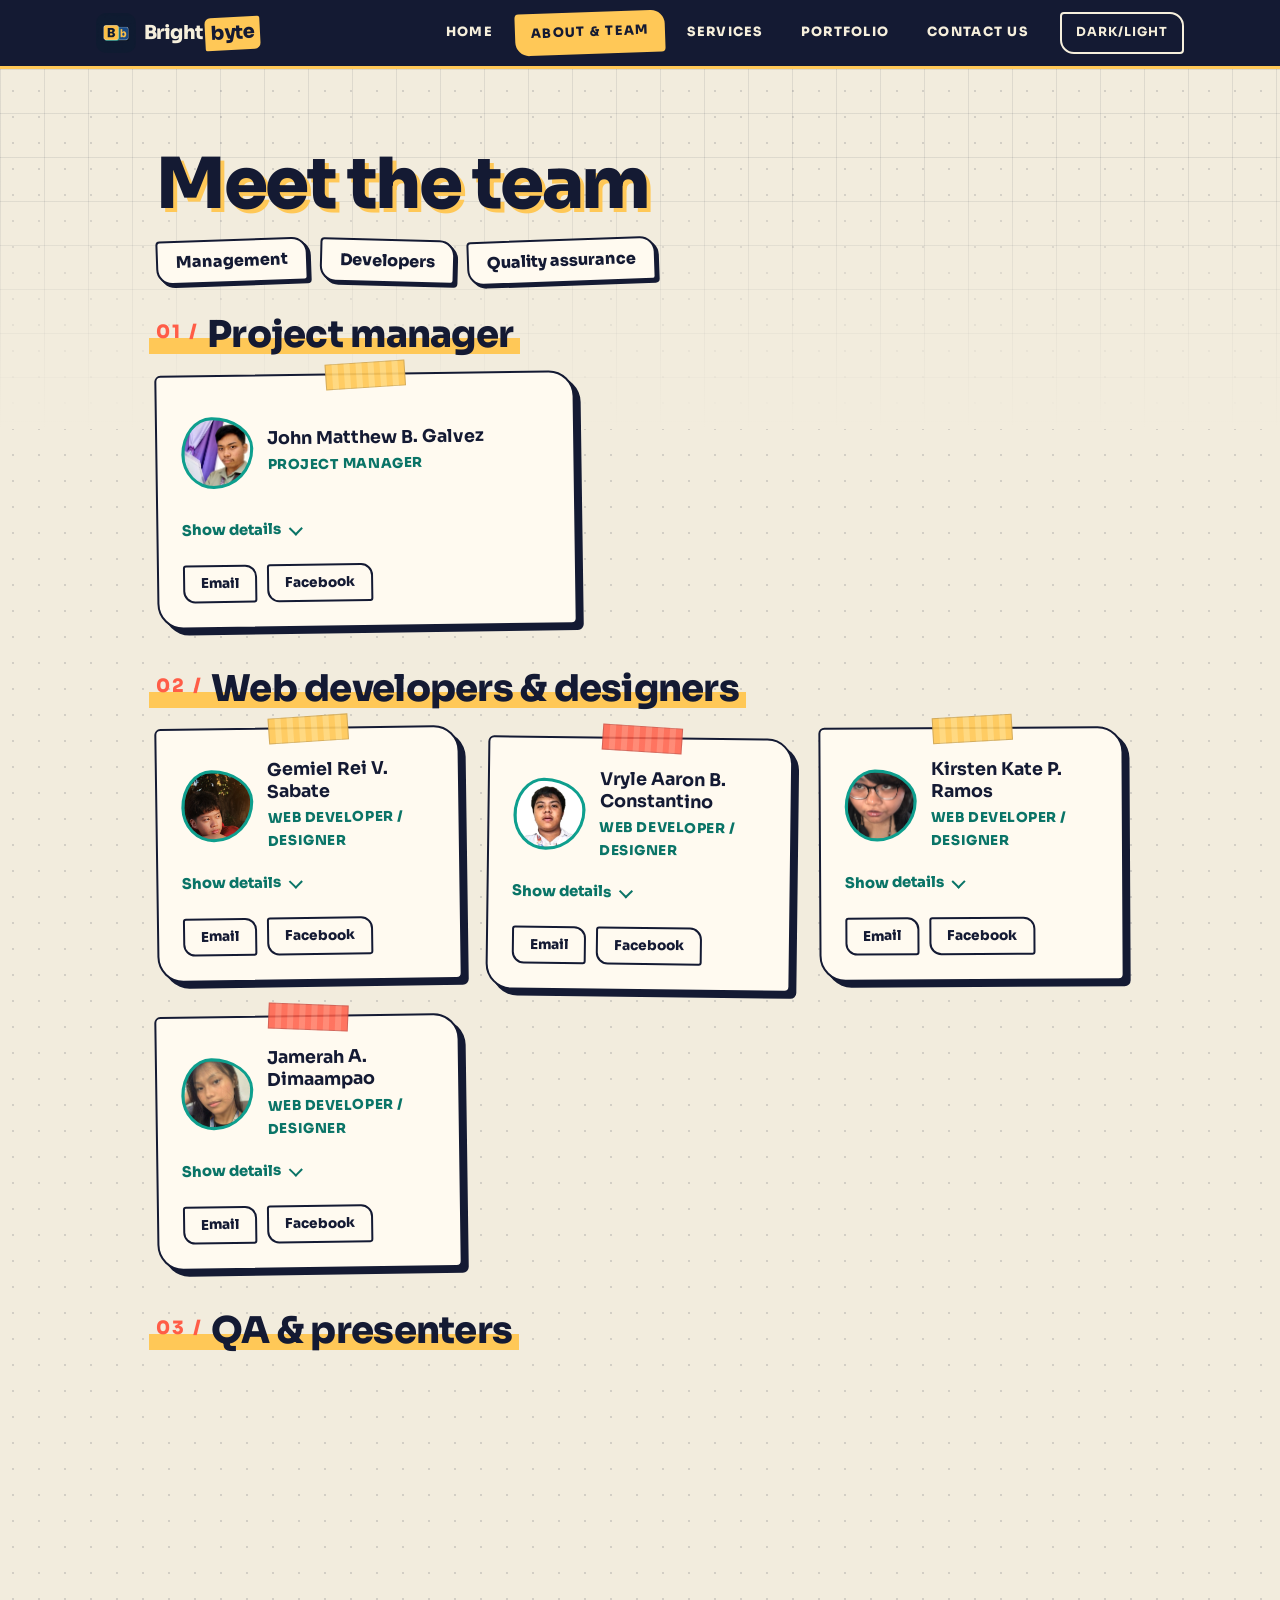
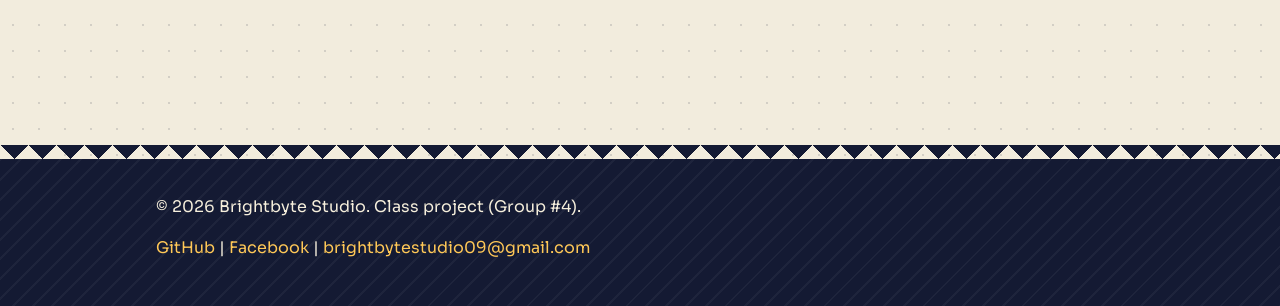
<file: team.html>
<!DOCTYPE html>
<html lang="en">

<head>
  <meta charset="UTF-8">
  <meta name="viewport" content="width=device-width, initial-scale=1">
  <title>About &amp; Team | Brightbyte Studio</title>

  <link rel="stylesheet" href="https://fonts.googleapis.com/css2?family=Sora:wght@400;700;800&display=swap">
  <link rel="icon" href="imagess/logo.png">
  <script>document.documentElement.dataset.theme = localStorage.getItem('theme') || 'light';</script>
  <link rel="stylesheet" href="style.css">
</head>

<body id="top">

  <!-- ===== HEADER + NAVIGATION ===== -->
  <header>
    <nav>
      <a class="logo" href="index.html">
        <img class="logo-img" src="imagess/logo.png" alt="Brightbyte logo">
        Bright<span>byte</span>
      </a>

      <button id="menu" aria-label="Menu">Menu</button>

      <a class="link" href="index.html">Home</a>
      <a class="link active" href="team.html">About &amp; Team</a>
      <a class="link" href="services.html">Services</a>
      <a class="link" href="portfolio.html">Portfolio</a>
      <a class="link" href="contact.html">Contact Us</a>

      <button id="theme" aria-label="Toggle dark mode">Dark/Light</button>
    </nav>
  </header>

  <main>
    <section>
      <div class="wrap">

        <h1>Meet the team</h1>

        <!-- Jump links to each group below -->
        <div class="jump">
          <a href="#pm">Management</a>
          <a href="#devs">Developers</a>
          <a href="#qa">Quality assurance</a>
        </div>

        <!-- ===== PROJECT MANAGER ===== -->
        <h2 id="pm">Project manager</h2>

        <div class="grid">

          <div class="card team-card">
            <div class="who">
              <div class="avatar" data-i="M">
                <img src="imagess/1.png" alt="John Matthew B. Galvez">
              </div>
              <div class="who-text">
                <h3>John Matthew B. Galvez</h3>
                <p class="role">Project Manager</p>
              </div>
            </div>
            <details class="more">
              <summary><span class="s-show">Show details</span><span class="s-hide">Hide details</span></summary>
              <p class="bio">Hello! I am John Matthew B. Galvez, the project manager of Brightbyte Studio. I focus on guiding our team, organizing tasks, and ensuring that we work together toward our goals. I am committed to helping our team grow and deliver quality results.</p>
            </details>
            <p class="links">
              <a href="mailto:member1@brightbyte.example">Email</a>
              <a href="https://www.facebook.com/share/1crzEHxayX/" target="_blank" rel="noopener">Facebook</a>
            </p>
          </div>

        </div>

        <!-- ===== WEB DEVELOPERS / DESIGNERS ===== -->
        <h2 id="devs" style="margin-top:40px">Web developers &amp; designers</h2>

        <div class="grid">

          

          <!-- Gemiel -->
          <div class="card team-card">
            <div class="who">
              <div class="avatar" data-i="D3">
                <img src="imagess/4.png" alt="Gemiel Rei V. Sabate">
              </div>
              <div class="who-text">
                <h3>Gemiel Rei V. Sabate</h3>
                <p class="role">Web Developer / Designer</p>
              </div>
            </div>
            <details class="more">
              <summary><span class="s-show">Show details</span><span class="s-hide">Hide details</span></summary>
              <p class="bio">Hello! I am Gemiel Rei V. Sabate, dedicated to developing my technical skills, expanding my knowledge of web development, and gaining practical experience in technology. I strive to continuously improve and prepare myself for future professional opportunities.</p>
            </details>
            <p class="links">
              <a href="mailto:gemielreisabate@gmail.com">Email</a>
              <a href="https://www.facebook.com/share/19gFEACenL/" target="_blank" rel="noopener">Facebook</a>
            </p>
          </div>

          

          <!-- Vryle -->
          <div class="card team-card">
            <div class="who">
              <div class="avatar" data-i="D5">
                <img src="imagess/6.png" alt="Vryle Aaron B. Constantino">
              </div>
              <div class="who-text">
                <h3>Vryle Aaron B. Constantino</h3>
                <p class="role">Web Developer / Designer</p>
              </div>
            </div>
            <details class="more">
              <summary><span class="s-show">Show details</span><span class="s-hide">Hide details</span></summary>
              <p class="bio">I am Vryle Aaron B. Constantino, passionate about exploring new technologies and strengthening my software development skills. I enjoy challenging myself, solving problems, and continuously learning. In my free time, I enjoy video games, strategic chess matches, and playing badminton.</p>
            </details>
            <p class="links">
              <a href="mailto:vryleaaronconstantino@gmail.com">Email</a>
              <a href="https://www.facebook.com/share/1CJ7Aizf7Y/" target="_blank" rel="noopener">Facebook</a>
            </p>
          </div>

          <!-- Kirsten -->
          <div class="card team-card">
            <div class="who">
              <div class="avatar" data-i="D6">
                <img src="imagess/7.png" alt="Kirsten Kate P. Ramos">
              </div>
              <div class="who-text">
                <h3>Kirsten Kate P. Ramos</h3>
                <p class="role">Web Developer / Designer</p>
              </div>
            </div>
            <details class="more">
              <summary><span class="s-show">Show details</span><span class="s-hide">Hide details</span></summary>
              <p class="bio">I am Kirsten Kate P. Ramos, a person with ambitions and dreams who is committed to personal growth and continuous learning. I strive to develop my abilities, overcome challenges, and work toward achieving my goals and reaching my full potential.</p>
            </details>
            <p class="links">
              <a href="mailto:kirstenkateperiolanr@gmail.com">Email</a>
              <a href="https://www.facebook.com/share/1CMASmqPAF/?mibextid=wwXIfr" target="_blank" rel="noopener">Facebook</a>
            </p>
          </div>
		  
		  <!-- Jamerah -->
          <div class="card team-card">
            <div class="who">
              <div class="avatar" data-i="Q1">
                <img src="imagess/8.png" alt="Jamerah A. Dimaampao">
              </div>
              <div class="who-text">
                <h3>Jamerah A. Dimaampao</h3>
                <p class="role">Web Developer / Designer</p>
              </div>
            </div>
            <details class="more">
              <summary><span class="s-show">Show details</span><span class="s-hide">Hide details</span></summary>
              <p class="bio">Hello! I am Jamerah A. Dimaampao, a detail-oriented team member who values accuracy, organization, and collaboration. I aim to help ensure the quality of our projects by identifying issues, checking functionality, and contributing to clear and effective presentations.</p>
            </details>
            <p class="links">
              <a href="mailto:jamerahdimaampao11@gmail.com">Email</a>
              <a href="https://www.facebook.com/share/1FYuXiTA8s/" target="_blank" rel="noopener">Facebook</a>
            </p>
          </div>
		  
		  <!-- Mohammed -->
          <div class="card team-card">
            <div class="who">
              <div class="avatar" data-i="Q2">
                <img src="imagess/9.png" alt="Mohammed Yassin B. Padate">
              </div>
              <div class="who-text">
                <h3>Mohammed Yassin B. Padate</h3>
                <p class="role">Web Developer / Designer</p>
              </div>
            </div>
            <details class="more">
              <summary><span class="s-show">Show details</span><span class="s-hide">Hide details</span></summary>
              <p class="bio">Hello! I am Mohammed Yassin B. Padate, committed to teamwork, continuous improvement, and delivering quality results. I focus on helping test our projects, identify possible errors, and communicate important information clearly during presentations.</p>
            </details>
            <p class="links">
              <a href="mailto:member9@brightbyte.example">Email</a>
              <a href="https://www.facebook.com/share/19X9a7gUJU/" target="_blank" rel="noopener">Facebook</a>
            </p>
          </div>
		  
		  <!-- Allanis -->
          <div class="card team-card">
            <div class="who">
              <div class="avatar" data-i="Q3">
                <img src="imagess/10.png" alt="Ma. Allanis C. Hilado">
              </div>
              <div class="who-text">
                <h3>Ma. Allanis C. Hilado</h3>
                <p class="role">Web Developer / Designer</p>
              </div>
            </div>
            <details class="more">
              <summary><span class="s-show">Show details</span><span class="s-hide">Hide details</span></summary>
              <p class="bio">Hello! I am Ma. Allanis C. Hilado, dedicated to collaboration, accuracy, and effective communication. I aim to contribute to our team's success by helping evaluate project quality, checking for possible issues, and presenting information in a clear and organized manner.</p>
            </details>
            <p class="links">
              <a href="mailto:member10@brightbyte.example">Email</a>
              <a href="https://www.facebook.com/share/1FXSgUnfv9/" target="_blank" rel="noopener">Facebook</a>
            </p>
          </div>

        </div>

        <!-- ===== QA TESTERS / PRESENTERS ===== -->
        <h2 id="qa" style="margin-top:40px">QA &amp; presenters</h2>

        <div class="grid">

          <!-- Angela -->
          <div class="card team-card">
            <div class="who">
              <div class="avatar" data-i="D1">
                <img src="imagess/2.png" alt="Angela A. Regalado">
              </div>
              <div class="who-text">
                <h3>Angela A. Regalado</h3>
                <p class="role">QA TESTERS / PRESENTERS</p>
              </div>
            </div>
            <details class="more">
              <summary><span class="s-show">Show details</span><span class="s-hide">Hide details</span></summary>
              <p class="bio">Hello! I am Angela A. Regalado, with a strong interest in technology, programming, and continuous learning. I am dedicated to improving my skills, exploring new ideas, and gaining valuable experience in web development and design.</p>
            </details>
            <p class="links">
              <a href="mailto:geilaregalado@gmail.com">Email</a>
              <a href="https://www.facebook.com/share/1CKpHWSLTv/" target="_blank" rel="noopener">Facebook</a>
            </p>
          </div>

          <!-- Althea -->
          <div class="card team-card">
            <div class="who">
              <div class="avatar" data-i="D2">
                <img src="imagess/3.png" alt="Althea Keena Alfelor">
              </div>
              <div class="who-text">
                <h3>Althea Keena Alfelor</h3>
                <p class="role">QA TESTERS / PRESENTERS</p>
              </div>
            </div>
            <details class="more">
              <summary><span class="s-show">Show details</span><span class="s-hide">Hide details</span></summary>
              <p class="bio">Hello! I am Althea Keena Alfelor. I value personal growth, continuous learning, and gaining practical experience. I strive to improve my technical abilities, manage my responsibilities, and develop skills that will help me in my future career.</p>
            </details>
            <p class="links">
              <a href="mailto:aakalfeloraltheakeena@gmail.com">Email</a>
              <a href="https://www.facebook.com/iLturpenlia8" target="_blank" rel="noopener">Facebook</a>
            </p>
          </div>
		  
		  <!-- Grace -->
          <div class="card team-card">
            <div class="who">
              <div class="avatar" data-i="D4">
                <img src="imagess/5.png" alt="Grace M. Patinio">
              </div>
              <div class="who-text">
                <h3>Grace M. Patinio</h3>
                <p class="role">QA TESTERS / PRESENTERS</p>
              </div>
            </div>
            <details class="more">
              <summary><span class="s-show">Show details</span><span class="s-hide">Hide details</span></summary>
              <p class="bio">Hello, I am Grace M. Patinio. I am passionate about learning new things, improving my skills, and building a career in technology. In my free time, I enjoy journaling, listening to music, and playing games.</p>
            </details>
            <p class="links">
              <a href="mailto:gracepatinio64@gmail.com">Email</a>
              <a href="https://www.facebook.com/share/1DVxatmoiR/" target="_blank" rel="noopener">Facebook</a>
            </p>
          </div>

        </div>

      </div>
    </section>
  </main>

  <!-- ===== FOOTER ===== -->
  <footer>
    <div class="wrap">
      <p style="color:inherit">&copy; 2026 Brightbyte Studio. Class project (Group #4).</p>

      <p style="color:inherit">
           <a href="https://github.com/BrightByteStudios-Personal?tab=repositories" target="_blank" rel="noopener">GitHub</a>
       |
        <a href="https://www.facebook.com/share/1DMAE9hGEW/" target="_blank" rel="noopener">Facebook</a> |
        <a href="mailto:brightbytestudio09@gmail.com">brightbytestudio09@gmail.com</a>
      </p>
    </div>
  </footer>

  <script src="script.js"></script>
</body>

</html>
</file>
<file: style.css>
/* ==========================================================
   BRIGHTBYTE STUDIO - MAIN STYLESHEET (redesign: "paper cut-out")
   Mobile-first. Ideas used on purpose:
   - a dark top bar with tilted labels for the current page
   - warm paper background with a dot grid
   - cards with mismatched corners, tape strips and a slight tilt
   - headings with a highlighter swipe and "01 /" counters
   - slanted section bands, a zigzag footer edge
   All class names used by the HTML and script.js are kept.
   ========================================================== */


/* ----------------------------------------------------------
   COLORS AND THEME
   ---------------------------------------------------------- */
:root {
  --bg: #f2ecdd;        /* paper */
  --tint: #e8dfc9;      /* alternate section band */
  --card: #fffaf0;
  --ink: #141a33;
  --muted: #4d5068;
  --line: #141a33;
  --brand: #0e9f8e;     /* teal */
  --link: #0a7467;
  --pop: #ffc857;       /* yellow */
  --hot: #ff5d47;       /* coral accent */
  --price: #0a7a3f;     /* price text (green) */
  --sh: #141a33;
  --mark: #ffc857;      /* highlighter color behind h2 */
  --rail: #141a33;      /* side rail / mobile bar */
  --rail-fg: #f6efdc;
  --hero-bg: #141a33;
  --hero-fg: #f6efdc;
  --foot-bg: #141a33;
  --foot-fg: #f6efdc;
  --r: 6px 26px 6px 26px;   /* mismatched corners */
  --ease: cubic-bezier(0.2, 0.7, 0.3, 1);
}

[data-theme=dark] {
  --price: #4ade80;
  --bg: #0e1222;
  --tint: #141a31;
  --card: #1a2140;
  --ink: #f4efe2;
  --muted: #aab0c8;
  --line: #5a6598;
  --link: #5ee0cf;
  --sh: #0e9f8e;
  --mark: rgba(255, 200, 87, 0.42);
  --rail: #080b17;
  --rail-fg: #f4efe2;
  --hero-bg: #1a2140;
  --hero-fg: #f4efe2;
  --foot-bg: #080b17;
  --foot-fg: #f4efe2;
}


/* ----------------------------------------------------------
   RESET AND BASE
   ---------------------------------------------------------- */
* {
  box-sizing: border-box;
  margin: 0;
  padding: 0;
}

html {
  scroll-behavior: smooth;
  scroll-padding-top: 76px;
  -webkit-text-size-adjust: 100%;
  background: var(--bg);
}

body {
  font-family: 'Sora', system-ui, sans-serif;
  background-color: var(--bg);
  /* faint dot grid, like a sketchbook page */
  background-image: radial-gradient(color-mix(in srgb, var(--ink) 14%, transparent) 1px, transparent 1.4px);
  background-size: 26px 26px;
  color: var(--ink);
  line-height: 1.7;
  overflow-x: hidden;
  padding-left: env(safe-area-inset-left);
  padding-right: env(safe-area-inset-right);
  animation: pageIn 0.4s ease-out;
}

body.leaving {
  opacity: 0;
  transition: opacity 0.22s ease;
}

@keyframes pageIn {
  from { opacity: 0; }
}

img {
  max-width: 100%;
}

a {
  color: var(--link);
}

.wrap {
  max-width: 1040px;
  margin: 0 auto;
  padding: 0 18px;
}

section {
  padding: 48px 0;
}

h1 {
  font-size: clamp(2.2rem, 10vw, 4.4rem);
  line-height: 1.02;
  letter-spacing: -0.035em;
  font-weight: 800;
  margin-bottom: 18px;
}

h2 {
  font-size: clamp(1.5rem, 5.5vw, 2.3rem);
  line-height: 1.2;
  letter-spacing: -0.02em;
  font-weight: 800;
  margin-bottom: 16px;
}

h3 {
  font-size: 1.1rem;
  margin-bottom: 4px;
}

p {
  max-width: 62ch;
  margin-bottom: 14px;
  color: var(--muted);
}

code {
  background: var(--card);
  border: 1px solid var(--line);
  border-radius: 6px;
  padding: 0 5px;
}

/* Inner page titles: a hard yellow drop shadow */
main > section:first-of-type:not(.hero) h1 {
  text-shadow: 4px 4px 0 var(--pop);
}

[data-theme=dark] main > section:first-of-type:not(.hero) h1 {
  text-shadow: 4px 4px 0 var(--brand);
}

/* Section headings: highlighter swipe + counter ("01 /").
   script.js adds .bar-pre then .bar-in so the swipe draws itself. */
main {
  counter-reset: sec;
}

main h2 {
  display: inline-block;
  max-width: 100%;
  padding: 0 0.2em;
  margin-left: -0.2em;
  background: linear-gradient(transparent 56%, var(--mark) 56% 94%, transparent 94%) no-repeat 0 0 / 100% 100%;
  transition: background-size 0.7s var(--ease) 0.15s;
}

main h2::before {
  counter-increment: sec;
  content: "0" counter(sec) " /";
  margin-right: 0.45em;
  font-size: 0.5em;
  font-weight: 800;
  letter-spacing: 0.12em;
  color: var(--hot);
  vertical-align: 0.5em;
}

main h2.bar-pre {
  background-size: 0 100%;
}

main h2.bar-pre.bar-in {
  background-size: 100% 100%;
}


/* ----------------------------------------------------------
   HEADER + NAVIGATION
   Phones: a dark top bar with a Menu button.
   Desktop (below): the same dark bar with the links in a row.
   ---------------------------------------------------------- */
header {
  position: sticky;
  top: 0;
  z-index: 10;
  background: var(--rail);
  color: var(--rail-fg);
  border-bottom: 3px solid var(--pop);
  transition: box-shadow 0.25s;
}

header.scrolled {
  box-shadow: 0 8px 20px rgba(0, 0, 0, 0.35);
}

nav {
  display: flex;
  align-items: center;
  flex-wrap: wrap;
  gap: 8px;
  max-width: 1040px;
  margin: auto;
  padding: 10px 18px;
}

.logo {
  display: flex;
  align-items: center;
  margin-right: auto;
  order: 1;
  font-weight: 800;
  font-size: 1.2rem;
  letter-spacing: -0.03em;
  color: var(--rail-fg);
  text-decoration: none;
}

.logo-img {
  width: 40px;
  height: 40px;
  border-radius: 10px;
  margin-right: 8px;
  transition: transform 0.3s var(--ease);
}

.logo span {
  background: var(--pop);
  color: #141a33;
  padding: 0 6px;
  border-radius: 6px 2px 6px 2px;
  margin-left: 2px;
  transform: rotate(-3deg);
  display: inline-block;
}

#menu {
  order: 2;
  display: block;
}

#theme {
  order: 5;
  display: none;
  width: 100%;
}

nav.open #theme {
  display: block;
}

#theme,
#menu {
  min-height: 44px;
  background: transparent;
  border: 2px solid var(--rail-fg);
  border-radius: 4px 14px 4px 14px;
  padding: 0 14px;
  cursor: pointer;
  color: var(--rail-fg);
  font: inherit;
  font-size: 0.85rem;
  font-weight: 700;
  transition: background 0.15s, color 0.15s, transform 0.15s;
}

#menu:active,
#theme:active {
  background: var(--pop);
  color: #141a33;
}

nav a.link {
  display: none;
  order: 4;
  width: 100%;
  min-height: 54px;
  align-items: center;
  color: var(--rail-fg);
  text-decoration: none;
  font-weight: 700;
  font-size: 1.15rem;
  border-top: 1px dashed color-mix(in srgb, var(--rail-fg) 35%, transparent);
  padding: 0 6px;
  transition: background 0.15s, color 0.2s, box-shadow 0.25s;
}

nav.open a.link {
  display: flex;
}

nav a.link.active {
  color: var(--pop);
  box-shadow: inset 5px 0 0 var(--hot);
  padding-left: 18px;
}

nav a.link:active {
  background: rgba(255, 200, 87, 0.18);
}

@media (hover: hover) {
  #menu:hover,
  #theme:hover {
    background: var(--pop);
    color: #141a33;
  }

  nav a.link:hover {
    background: rgba(255, 200, 87, 0.14);
  }
}

/* Phone menu: links slide in one by one */
@media (max-width: 819px) {
  nav.open a.link,
  nav.open #theme {
    animation: menuIn 0.35s var(--ease) backwards;
  }

  nav.open a.link:nth-of-type(2) { animation-delay: 0.03s; }
  nav.open a.link:nth-of-type(3) { animation-delay: 0.07s; }
  nav.open a.link:nth-of-type(4) { animation-delay: 0.11s; }
  nav.open a.link:nth-of-type(5) { animation-delay: 0.15s; }
  nav.open a.link:nth-of-type(6) { animation-delay: 0.19s; }
  nav.open #theme { animation-delay: 0.23s; }
}

@keyframes menuIn {
  from { opacity: 0; transform: translateY(-8px); }
}

/* Reading progress bar (made by script.js) */
.progress {
  position: fixed;
  top: 0;
  left: 0;
  right: 0;
  height: 5px;
  background: var(--hot);
  transform-origin: 0 50%;
  transform: scaleX(0);
  z-index: 20;
  pointer-events: none;
}


/* ----------------------------------------------------------
   BUTTONS
   ---------------------------------------------------------- */
.btn {
  --btn-sh: var(--sh);
  position: relative;
  overflow: hidden;
  display: flex;
  align-items: center;
  justify-content: center;
  width: 100%;
  min-height: 52px;
  background: var(--pop);
  color: #141a33;
  border: 2.5px solid var(--line);
  border-radius: 4px 18px 4px 18px;
  padding: 10px 26px;
  margin: 0 0 12px;
  font: inherit;
  font-weight: 800;
  letter-spacing: 0.02em;
  text-decoration: none;
  cursor: pointer;
  box-shadow: 4px 4px 0 var(--btn-sh);
  transition: transform 0.15s, box-shadow 0.15s;
}

.btn.alt {
  background: var(--card);
  color: var(--ink);
}

/* shine sweep */
.btn::after {
  content: "";
  position: absolute;
  top: 0;
  bottom: 0;
  left: -70%;
  width: 40%;
  background: linear-gradient(100deg, transparent, rgba(255, 255, 255, 0.55), transparent);
  transform: skewX(-20deg);
  pointer-events: none;
}

@keyframes shine {
  to { left: 130%; }
}

/* Buttons on the dark hero */
.hero .btn {
  --btn-sh: var(--hot);
  border-color: var(--hero-fg);
}

.hero .btn.alt {
  --btn-sh: var(--brand);
  background: transparent;
  color: var(--hero-fg);
}

@media (hover: hover) {
  .btn:hover {
    transform: translate(-2px, -2px) rotate(-0.6deg);
    box-shadow: 7px 7px 0 var(--btn-sh);
  }

  .btn:hover::after {
    animation: shine 0.7s ease-out;
  }
}

.btn:active {
  transform: translate(4px, 4px);
  box-shadow: 0 0 0 var(--btn-sh);
}

.ripple {
  position: absolute;
  border-radius: 50%;
  background: rgba(255, 255, 255, 0.55);
  transform: scale(0);
  animation: ripple 0.6s ease-out forwards;
  pointer-events: none;
}

@keyframes ripple {
  to { transform: scale(1); opacity: 0; }
}

.btn:disabled {
  cursor: wait;
  opacity: 0.85;
}

.btn:disabled::before {
  content: "";
  width: 16px;
  height: 16px;
  margin-right: 10px;
  border: 3px solid currentColor;
  border-right-color: transparent;
  border-radius: 50%;
  animation: spin 0.7s linear infinite;
}

@keyframes spin {
  to { transform: rotate(360deg); }
}

/* "Hire us" nudges every few seconds */
#cta .btn:not(.alt) {
  animation: nudge 4s 2.5s infinite;
}

#cta .btn:not(.alt):hover {
  animation-play-state: paused;
}

@keyframes nudge {
  0%, 86%, 100% { translate: 0 0; }
  90%           { translate: 0 -6px; }
  94%           { translate: 0 0; }
  97%           { translate: 0 -3px; }
}


/* ----------------------------------------------------------
   HERO (home page)
   A dark slab with a slanted bottom edge, huge type and a
   paper-cut circle of rings on the right.
   ---------------------------------------------------------- */
.hero {
  position: relative;
  isolation: isolate;
  overflow: hidden;
  padding: 64px 0 96px;
  background: var(--hero-bg);
  color: var(--hero-fg);
  clip-path: polygon(0 0, 100% 0, 100% 100%, 0 calc(100% - 44px));
}

.hero .wrap {
  position: relative;
}

.hero h1 {
  font-size: clamp(2.4rem, 11vw, 5.6rem);
  max-width: 14ch;
  color: var(--hero-fg);
}

.hero p {
  color: color-mix(in srgb, var(--hero-fg) 80%, transparent);
  font-size: 1.05rem;
}

/* highlighted words: a coral tilted label */
.hero h1 em {
  display: inline-block;
  font-style: normal;
  color: #141a33;
  background: var(--hot);
  padding: 0 0.14em;
  border-radius: 4px 14px 4px 14px;
  transform: rotate(-2deg);
  animation: emIn 0.8s 0.5s var(--ease) backwards;
}

@keyframes emIn {
  from { opacity: 0; transform: rotate(-8deg) scale(0.9); }
}

/* Rings */
.hero::before {
  content: "";
  position: absolute;
  z-index: -1;
  right: -140px;
  top: -80px;
  width: 460px;
  height: 460px;
  border-radius: 50%;
  background: repeating-radial-gradient(circle at center, transparent 0 26px, rgba(255, 200, 87, 0.28) 26px 28px);
  pointer-events: none;
}

/* Solid disc */
.hero::after {
  content: "";
  position: absolute;
  z-index: -1;
  right: 10px;
  bottom: 30px;
  width: 150px;
  height: 150px;
  border-radius: 50%;
  background: var(--pop);
  opacity: 0.92;
  pointer-events: none;
  animation: floaty 9s ease-in-out infinite;
}

@keyframes floaty {
  50% { transform: translate(-20px, -18px) scale(1.06); }
}


/* ----------------------------------------------------------
   SLANTED BAND (every second section on a page)
   ---------------------------------------------------------- */
main > section:nth-of-type(even) {
  background: var(--tint);
  padding: 80px 0;
  clip-path: polygon(0 28px, 100% 0, 100% calc(100% - 28px), 0 100%);
  margin: -12px 0;
}


/* ----------------------------------------------------------
   INNER PAGES: faint grid fading out behind the title
   ---------------------------------------------------------- */
main > section:first-of-type:not(.hero) {
  position: relative;
  isolation: isolate;
}

main > section:first-of-type:not(.hero)::before {
  content: "";
  position: absolute;
  inset: 0 0 auto 0;
  height: 360px;
  z-index: -1;
  pointer-events: none;
  background-image:
    linear-gradient(to bottom, transparent 30%, var(--bg)),
    linear-gradient(color-mix(in srgb, var(--ink) 9%, transparent) 1px, transparent 1px),
    linear-gradient(90deg, color-mix(in srgb, var(--ink) 9%, transparent) 1px, transparent 1px);
  background-size: 100% 100%, 44px 44px, 44px 44px;
}


/* ----------------------------------------------------------
   CARDS, GRID, TEAM PHOTOS
   Cards tilt a little, alternate up/down, and have a tape strip.
   ---------------------------------------------------------- */
.grid {
  display: grid;
  grid-template-columns: repeat(auto-fit, minmax(min(100%, 240px), 1fr));
  gap: 26px 22px;
}

.card {
  position: relative;
  background: var(--card);
  border: 2.5px solid var(--line);
  border-radius: var(--r);
  padding: 24px 20px 20px;
  box-shadow: 6px 6px 0 var(--sh);
  transition: transform 0.25s var(--ease), box-shadow 0.25s var(--ease);
}

/* tape strip */
.card::before {
  content: "";
  position: absolute;
  top: -13px;
  left: 50%;
  width: 78px;
  height: 24px;
  margin-left: -39px;
  background: repeating-linear-gradient(90deg, rgba(255, 200, 87, 0.92) 0 6px, rgba(255, 214, 120, 0.92) 6px 12px);
  border: 1px solid rgba(20, 26, 51, 0.18);
  transform: rotate(-3deg);
  pointer-events: none;
}

.grid > .card:nth-child(even)::before {
  transform: rotate(3deg);
  background: repeating-linear-gradient(90deg, rgba(255, 93, 71, 0.85) 0 6px, rgba(255, 120, 98, 0.85) 6px 12px);
}

/* alternate tilt and offset */
.grid > .card:nth-child(3n + 1) { transform: rotate(-0.8deg); }
.grid > .card:nth-child(3n + 2) { transform: rotate(0.7deg) translateY(10px); }
.grid > .card:nth-child(3n)     { transform: rotate(-0.3deg); }

@media (hover: hover) {
  main .card:not(.wrap):hover {
    transform: rotate(0deg) translate(-3px, -5px);
    box-shadow: 10px 11px 0 var(--hot);
  }
}

main .card.pressed:not(.wrap) {
  transform: translate(4px, 4px) scale(0.99);
  box-shadow: 0 0 0 var(--sh);
}

/* Call to action: a big yellow poster block */
#cta .wrap.card {
  max-width: 940px;
  padding: 42px 26px 34px;
  background: var(--pop);
  color: #141a33;
  transform: rotate(-1deg);
  box-shadow: 8px 8px 0 var(--hot);
}

#cta .wrap.card::before {
  display: none;
}

#cta .wrap.card h2 {
  font-size: clamp(1.8rem, 7vw, 3.2rem);
}

#cta .wrap.card p {
  color: #2a2f4a;
}

#cta .wrap.card a:not(.btn) {
  color: #141a33;
  font-weight: 800;
}

#cta .wrap.card .btn {
  background: #141a33;
  color: var(--pop);
  border-color: #141a33;
  --btn-sh: #fff6dc;
}

.role {
  color: var(--link);
  font-weight: 800;
  font-size: 0.85rem;
  letter-spacing: 0.04em;
  text-transform: uppercase;
  margin-bottom: 6px;
}

/* Avatar: a soft blob instead of a circle */
.avatar {
  position: relative;
  display: grid;
  place-items: center;
  overflow: hidden;
  width: 84px;
  height: 84px;
  margin-bottom: 12px;
  background: var(--brand);
  color: #fff;
  font-weight: 800;
  border: 3px solid var(--line);
  border-radius: 42% 58% 55% 45% / 52% 44% 56% 48%;
  transition: transform 0.3s var(--ease);
}

.avatar::after {
  content: attr(data-i);
}

.avatar img {
  position: absolute;
  inset: 0;
  width: 100%;
  height: 100%;
  object-fit: cover;
  z-index: 1;
  transition: transform 0.5s var(--ease);
}

/* Jump links: little tilted stickers */
.jump {
  display: flex;
  gap: 12px;
  flex-wrap: wrap;
  margin-bottom: 30px;
}

.jump a {
  display: inline-flex;
  align-items: center;
  min-height: 44px;
  padding: 0 18px;
  border: 2.5px solid var(--line);
  border-radius: 4px 16px 4px 16px;
  background: var(--card);
  color: var(--ink);
  font-weight: 800;
  text-decoration: none;
  box-shadow: 3px 3px 0 var(--sh);
  transition: background 0.15s, transform 0.15s, box-shadow 0.15s;
  animation: rise 0.5s var(--ease) backwards;
}

.jump a:nth-child(odd)  { transform: rotate(-2deg); }
.jump a:nth-child(even) { transform: rotate(1.5deg); }
.jump a:nth-child(1) { animation-delay: 0.10s; }
.jump a:nth-child(2) { animation-delay: 0.18s; }
.jump a:nth-child(3) { animation-delay: 0.26s; }

.jump a:active {
  background: var(--pop);
  color: #141a33;
  transform: translate(2px, 2px);
  box-shadow: 0 0 0 var(--sh);
}

@media (hover: hover) {
  .jump a:hover {
    background: var(--pop);
    color: #141a33;
    transform: rotate(0deg) translateY(-3px);
    box-shadow: 5px 6px 0 var(--sh);
  }
}

@keyframes rise {
  from { opacity: 0; translate: 0 18px; }
}


/* ----------------------------------------------------------
   PRICING TABLE
   ---------------------------------------------------------- */
.scroll {
  overflow-x: auto;
  border: 2.5px solid var(--line);
  border-radius: var(--r);
  box-shadow: 6px 6px 0 var(--sh);
  background: var(--card);
}

table {
  width: 100%;
  min-width: 520px;
  border-collapse: collapse;
  background: var(--card);
}

th,
td {
  padding: 14px 16px;
  border-bottom: 2px dashed color-mix(in srgb, var(--line) 45%, transparent);
  text-align: left;
  font-size: 0.92rem;
  transition: background 0.2s;
}

th {
  background: var(--ink);
  color: var(--bg);
  font-size: 0.78rem;
  letter-spacing: 0.1em;
  text-transform: uppercase;
  border-bottom: 0;
}

tbody tr:last-child td {
  border-bottom: 0;
}

td:first-child {
  font-weight: 800;
  font-size: 1.05rem;
}

td:last-child {
  font-weight: 800;
  color: var(--price);
  white-space: nowrap;
}

tbody tr:nth-child(even) td {
  background: rgba(14, 159, 142, 0.1);
}

caption {
  caption-side: bottom;
  text-align: left;
  padding: 10px 14px;
  color: var(--muted);
  font-size: 0.85rem;
}

.rows-pre tbody tr {
  opacity: 0;
  transform: translateY(12px);
}

.rows-pre.rows-in tbody tr {
  opacity: 1;
  transform: none;
  transition:
    opacity 0.5s var(--ease) calc(var(--i, 0) * 70ms),
    transform 0.5s var(--ease) calc(var(--i, 0) * 70ms);
}

@media (hover: hover) {
  tbody tr:hover td {
    background: rgba(255, 200, 87, 0.3);
  }
}


/* ----------------------------------------------------------
   QUOTE FORM
   ---------------------------------------------------------- */
form {
  display: grid;
  gap: 20px;
  max-width: 620px;
}

label,
legend {
  display: block;
  font-weight: 800;
  margin-bottom: 6px;
}

/* the legend sits on the border like a sticker */
legend {
  background: var(--ink);
  color: var(--bg);
  padding: 0 12px;
  border-radius: 3px 10px 3px 10px;
  font-size: 0.8rem;
  letter-spacing: 0.08em;
  text-transform: uppercase;
  transform: rotate(-1.5deg);
}

fieldset {
  display: grid;
  gap: 8px;
  border: 2.5px solid var(--line);
  border-radius: var(--r);
  padding: 16px 14px 14px;
  background: var(--card);
}

fieldset label {
  display: flex;
  align-items: center;
  gap: 10px;
  min-height: 48px;
  margin: 0;
  padding: 0 12px;
  font-weight: 600;
  border: 2px solid var(--line);
  border-radius: 4px 14px 4px 14px;
  cursor: pointer;
  transition: background 0.15s, transform 0.15s;
}

fieldset label:has(input:checked) {
  background: var(--pop);
  color: #141a33;
  animation: pop 0.3s var(--ease);
}

input[type=checkbox],
input[type=radio] {
  width: 22px;
  height: 22px;
  accent-color: var(--hot);
}

input[type=text],
input[type=email],
select,
textarea {
  width: 100%;
  min-height: 50px;
  padding: 12px 14px;
  border: 2.5px solid var(--line);
  border-radius: 4px 16px 4px 16px;
  font: inherit;
  font-size: 16px;
  background: var(--card);
  color: var(--ink);
  transition: border-color 0.2s, box-shadow 0.2s, transform 0.2s;
}

input:focus,
select:focus,
textarea:focus,
.btn:focus-visible,
a:focus-visible,
button:focus-visible {
  outline: 3px solid var(--hot);
  outline-offset: 2px;
}

input[type=text]:focus,
input[type=email]:focus,
select:focus,
textarea:focus {
  border-color: var(--brand);
  box-shadow: 4px 4px 0 var(--brand);
  transform: translate(-1px, -1px);
}

.err {
  color: #c2255c;
  font-size: 0.9rem;
  font-weight: 700;
  min-height: 1.2em;
}

.err:not(:empty) {
  animation: errIn 0.25s var(--ease);
}

[data-theme=dark] .err {
  color: #ff8fb1;
}

#result {
  display: none;
  background: var(--card);
  border: 2.5px solid var(--brand);
  border-radius: var(--r);
  padding: 22px;
  margin-top: 22px;
  max-width: 620px;
  box-shadow: 6px 6px 0 var(--brand);
  animation: popIn 0.45s var(--ease);
}

@keyframes pop {
  50% { transform: scale(1.04); }
}

@keyframes errIn {
  from { opacity: 0; transform: translateY(-4px); }
}

@keyframes popIn {
  from { opacity: 0; transform: translateY(10px) scale(0.97); }
}

@media (hover: hover) {
  fieldset label:hover {
    transform: translateY(-2px);
  }
}


/* ----------------------------------------------------------
   PORTFOLIO: PROJECT CARDS
   Pinned prints: each card is tilted a different way.
   ---------------------------------------------------------- */
.projects {
  display: grid;
  grid-template-columns: repeat(auto-fit, minmax(min(100%, 290px), 1fr));
  gap: 30px 24px;
  margin-top: 22px;
}

.project {
  position: relative;
  display: flex;
  flex-direction: column;
  background: var(--card);
  border: 2.5px solid var(--line);
  border-radius: var(--r);
  box-shadow: 6px 6px 0 var(--sh);
  overflow: hidden;
  color: var(--ink);
  text-decoration: none;
  -webkit-tap-highlight-color: transparent;
  -webkit-user-select: none;
  user-select: none;
  transition: transform 0.25s var(--ease), box-shadow 0.25s var(--ease);
  animation: fadeUp 0.6s var(--ease) backwards;
}

.projects .project:nth-child(odd)  { transform: rotate(-1deg); }
.projects .project:nth-child(even) { transform: rotate(0.9deg) translateY(10px); }
.projects .project:nth-child(2) { animation-delay: 0.08s; }
.projects .project:nth-child(3) { animation-delay: 0.16s; }
.projects .project:nth-child(4) { animation-delay: 0.24s; }
.projects .project:nth-child(5) { animation-delay: 0.32s; }
.projects .project:nth-child(6) { animation-delay: 0.40s; }

.thumb {
  position: relative;
  aspect-ratio: 16 / 10;
  display: grid;
  place-items: center;
  overflow: hidden;
  background: linear-gradient(135deg, var(--brand), #0a7467);
  border-bottom: 2.5px solid var(--line);
}

.thumb::after {
  content: attr(data-label);
  padding: 0 16px;
  color: #fff;
  font-weight: 800;
  font-size: 1.2rem;
  text-align: center;
}

.thumb img {
  position: absolute;
  inset: 0;
  width: 100%;
  height: 100%;
  object-fit: cover;
  z-index: 1;
  transition: transform 0.5s var(--ease);
  -webkit-user-drag: none;
}

/* light streak across the picture */
.thumb::before {
  content: "";
  position: absolute;
  top: 0;
  bottom: 0;
  left: -60%;
  width: 40%;
  z-index: 2;
  pointer-events: none;
  background: linear-gradient(100deg, transparent, rgba(255, 255, 255, 0.45), transparent);
  opacity: 0;
  transform: skewX(-20deg);
}

.thumb.cafe   { background: linear-gradient(135deg, #4a2c1a, #b8661f); }
.thumb.school { background: linear-gradient(135deg, #2b7de9, #4a9bf5); }
.thumb.gym    { background: linear-gradient(135deg, #0d0d0d, #3b5d12); }

.project-body {
  display: flex;
  flex-direction: column;
  flex: 1;
  padding: 18px 20px 20px;
}

.project-body h3 {
  font-size: 1.3rem;
  letter-spacing: -0.02em;
}

.project-body p {
  margin-bottom: 12px;
}

.tags {
  display: flex;
  flex-wrap: wrap;
  gap: 6px;
  list-style: none;
  margin-bottom: 16px;
}

.tags li {
  border: 1.5px solid var(--line);
  border-radius: 3px 10px 3px 10px;
  padding: 0 10px;
  font-size: 0.75rem;
  font-weight: 800;
  letter-spacing: 0.04em;
  text-transform: uppercase;
  color: var(--muted);
  transition: background 0.25s, color 0.25s;
}

.project-cta {
  margin-top: auto;
  align-self: flex-start;
  padding: 2px 14px;
  background: var(--ink);
  color: var(--bg);
  border-radius: 3px 12px 3px 12px;
  font-weight: 800;
  transform: rotate(-1.5deg);
  transition: background 0.2s, color 0.2s;
}

.project-cta::after {
  content: " \2192";
  display: inline-block;
  transition: transform 0.25s var(--ease);
}

@media (hover: hover) {
  .project:hover {
    transform: rotate(0deg) translate(-3px, -6px);
    box-shadow: 10px 11px 0 var(--hot);
  }

  .project:hover .thumb img {
    transform: scale(1.06);
  }

  .project:hover .thumb::before {
    animation: sheen 0.8s ease-out;
  }

  .project:hover .tags li {
    background: var(--pop);
    border-color: var(--line);
    color: #141a33;
  }

  .project:hover .project-cta {
    background: var(--hot);
    color: #141a33;
  }

  .project:hover .project-cta::after {
    transform: translateX(5px);
  }
}

.project.pressed,
.project:active {
  transform: translate(4px, 4px) scale(0.985);
  box-shadow: 0 0 0 var(--sh);
}

.project.pressed .thumb img {
  transform: scale(1.08);
}

.project.pressed .thumb::before {
  animation: sheen 0.8s ease-out;
}

.project.pressed .tags li {
  background: var(--pop);
  color: #141a33;
}

.project:focus-visible {
  outline: 3px solid var(--hot);
  outline-offset: 3px;
}

@keyframes fadeUp {
  from { opacity: 0; translate: 0 18px; }
}

@keyframes sheen {
  from { opacity: 1; transform: translateX(0) skewX(-20deg); }
  to   { opacity: 1; transform: translateX(520%) skewX(-20deg); }
}


/* ----------------------------------------------------------
   TEAM CARDS
   ---------------------------------------------------------- */
.team-card {
  display: flex;
  flex-direction: column;
  gap: 14px;
  padding: 26px 22px 22px;
  interpolate-size: allow-keywords;
}

.team-card:only-child {
  max-width: 420px;
}

.team-card .who {
  display: flex;
  align-items: center;
  gap: 14px;
}

.team-card .avatar {
  flex: none;
  width: 72px;
  height: 72px;
  margin: 0;
  border: 3px solid var(--brand);
}

.team-card .who-text {
  min-width: 0;
}

.team-card h3 {
  margin: 0 0 4px;
  line-height: 1.25;
}

.team-card .role {
  margin: 0;
}

.team-card .bio {
  margin: 0;
  font-size: 0.95rem;
  line-height: 1.6;
}

.team-card .links {
  display: flex;
  flex-wrap: wrap;
  gap: 10px;
  margin: auto 0 0;
  padding-top: 4px;
}

.team-card .links a {
  display: inline-flex;
  align-items: center;
  min-height: 38px;
  padding: 0 16px;
  border: 2px solid var(--line);
  border-radius: 3px 12px 3px 12px;
  color: var(--ink);
  font-size: 0.85rem;
  font-weight: 800;
  text-decoration: none;
  transition: background 0.2s, border-color 0.2s, color 0.2s, transform 0.2s var(--ease);
}

.team-card .links a:focus-visible {
  background: var(--pop);
  border-color: var(--line);
  color: #141a33;
}

/* only the opened card grows */
.grid:has(> .team-card) {
  align-items: start;
}

.team-card .more summary {
  display: inline-flex;
  align-items: center;
  gap: 8px;
  min-height: 32px;
  color: var(--link);
  font-size: 0.92rem;
  font-weight: 800;
  list-style: none;
  cursor: pointer;
  user-select: none;
}

.team-card .more summary::-webkit-details-marker {
  display: none;
}

.team-card .more summary::after {
  content: "";
  width: 8px;
  height: 8px;
  border-right: 2.5px solid currentColor;
  border-bottom: 2.5px solid currentColor;
  transform: rotate(45deg) translateY(-2px);
  transition: transform 0.25s var(--ease);
}

.team-card .more[open] summary::after {
  transform: rotate(-135deg) translateY(-2px);
}

.team-card .more summary:focus-visible {
  outline: 3px solid var(--hot);
  outline-offset: 3px;
  border-radius: 6px;
}

.team-card .more .s-hide { display: none; }
.team-card .more[open] .s-show { display: none; }
.team-card .more[open] .s-hide { display: inline; }

.team-card .more .bio {
  padding-top: 8px;
}

.team-card .more::details-content {
  block-size: 0;
  overflow: hidden;
  transition: block-size 0.35s var(--ease), content-visibility 0.35s allow-discrete;
}

.team-card .more[open]::details-content {
  block-size: auto;
}

/* closed cards stay the same height when a name wraps */
@media (min-width: 760px) {
  .team-card .who {
    min-height: 96px;
  }
}

@media (min-width: 760px) and (max-width: 1100px) {
  .team-card .who {
    min-height: 120px;
  }
}

@media (hover: hover) {
  .team-card:hover .avatar {
    transform: rotate(-6deg) scale(1.06);
  }

  .team-card:hover .avatar img {
    transform: scale(1.12);
  }

  .team-card .more summary:hover {
    text-decoration: underline;
    text-underline-offset: 4px;
  }

  .team-card .links a:hover {
    background: var(--pop);
    border-color: var(--line);
    color: #141a33;
    transform: translateY(-3px) rotate(-1deg);
  }
}

/* appear one by one (script.js adds .fx, then .fx-in to each card in turn) */
.team-card.fx {
  opacity: 0;
}

.team-card.fx-in {
  opacity: 1;
  animation: cardIn 0.8s var(--ease) backwards;
}

/* each card pops up from below with a little twist, one after another */
@keyframes cardIn {
  from { opacity: 0; translate: 0 70px; scale: 0.88; rotate: -4deg; }
}

/* other cards (script.js adds .sr then .sr-in) */
.sr {
  opacity: 0;
}

.sr-in {
  opacity: 1;
  animation: srIn 0.65s var(--ease) backwards;
  animation-delay: calc(var(--i, 0) * 100ms);
}

@keyframes srIn {
  from { opacity: 0; translate: 0 30px; scale: 0.97; }
}


/* ----------------------------------------------------------
   FOOTER: zigzag top edge
   ---------------------------------------------------------- */
footer {
  position: relative;
  background: var(--foot-bg);
  color: var(--foot-fg);
  padding: 34px 0 30px;
  margin-top: 56px;
  background-image: repeating-linear-gradient(135deg, rgba(255, 255, 255, 0.045) 0 2px, transparent 2px 14px);
}

footer::before {
  content: "";
  position: absolute;
  left: 0;
  right: 0;
  top: -14px;
  height: 14px;
  background: conic-gradient(from -45deg at bottom, transparent, var(--foot-bg) 1deg 90deg, transparent 91deg) 0 0 / 28px 100%;
  pointer-events: none;
}

footer a {
  color: var(--pop);
  text-decoration: none;
  padding-bottom: 2px;
  background: linear-gradient(currentColor, currentColor) no-repeat 0 100% / 0 2px;
  transition: background-size 0.3s var(--ease);
}

footer a:hover,
footer a:focus-visible {
  background-size: 100% 2px;
}

footer p {
  word-break: break-word;
}


/* ----------------------------------------------------------
   BACK TO TOP
   ---------------------------------------------------------- */
.to-top {
  position: fixed;
  right: calc(16px + env(safe-area-inset-right));
  bottom: calc(16px + env(safe-area-inset-bottom));
  z-index: 15;
  width: 50px;
  height: 50px;
  background: var(--hot);
  color: #141a33;
  border: 2.5px solid var(--line);
  border-radius: 50% 50% 50% 8px;
  box-shadow: 3px 3px 0 var(--sh);
  font: inherit;
  font-size: 1.3rem;
  font-weight: 800;
  cursor: pointer;
  opacity: 0;
  transform: translateY(16px) scale(0.9) rotate(-45deg);
  pointer-events: none;
  transition: opacity 0.25s, transform 0.25s var(--ease), box-shadow 0.15s;
}

.to-top.show {
  opacity: 1;
  transform: rotate(-45deg);
  pointer-events: auto;
}

@media (hover: hover) {
  .to-top.show:hover {
    transform: rotate(-45deg) translate(-2px, -3px);
    box-shadow: 5px 6px 0 var(--sh);
  }
}

.to-top.show:active {
  transform: rotate(-45deg) translate(3px, 3px);
  box-shadow: 0 0 0 var(--sh);
}


/* ----------------------------------------------------------
   PAGE-LOAD INTRO (top section fades up piece by piece)
   ---------------------------------------------------------- */
main > section:first-of-type .wrap > :is(h1, p, .jump, .btn) {
  animation: fadeUp 0.7s var(--ease) backwards;
}

main > section:first-of-type .wrap > :nth-child(2) { animation-delay: 0.08s; }
main > section:first-of-type .wrap > :nth-child(3) { animation-delay: 0.16s; }
main > section:first-of-type .wrap > :nth-child(4) { animation-delay: 0.24s; }
main > section:first-of-type .wrap > :nth-child(5) { animation-delay: 0.32s; }
main > section:first-of-type .wrap > :nth-child(6) { animation-delay: 0.40s; }


/* ----------------------------------------------------------
   THEME CROSS-FADE (script.js adds .theme-fade briefly)
   ---------------------------------------------------------- */
html.theme-fade,
html.theme-fade *,
html.theme-fade *::before,
html.theme-fade *::after {
  transition: background-color 0.4s ease, color 0.4s ease, border-color 0.4s ease, box-shadow 0.4s ease !important;
}


/* ----------------------------------------------------------
   TABLET AND DESKTOP (820px and up)
   The nav is a horizontal bar across the top: logo on the left,
   page links in the middle, Dark/Light on the right.
   ---------------------------------------------------------- */
@media (min-width: 820px) {

  html {
    scroll-padding-top: 90px;
  }

  .wrap {
    padding: 0 36px;
  }

  section {
    padding: 80px 0;
  }

  nav {
    flex-wrap: nowrap;
    gap: 6px;
    max-width: 1160px;
    padding: 12px 36px;
  }

  #menu {
    display: none;
  }

  .logo {
    order: 0;
    margin-right: auto;
  }

  nav a.link {
    display: inline-flex;
    order: 2;
    width: auto;
    min-height: 42px;
    padding: 0 16px;
    border: 0;
    border-radius: 4px 14px 4px 14px;
    font-size: 0.8rem;
    font-weight: 800;
    letter-spacing: 0.1em;
    text-transform: uppercase;
  }

  /* current page: a tilted yellow label */
  nav a.link.active {
    background: var(--pop);
    color: #141a33;
    box-shadow: none;
    padding: 0 16px;
    transform: rotate(-2deg);
  }

  @media (hover: hover) {
    nav a.link:hover {
      background: var(--hot);
      color: #141a33;
      transform: rotate(1.5deg);
    }

    nav a.link.active:hover {
      background: var(--pop);
      transform: rotate(-2deg);
    }

    .logo:hover .logo-img {
      transform: rotate(-8deg) scale(1.08);
    }
  }

  /* Dark/Light sits at the right end of the bar */
  #theme {
    display: block;
    order: 3;
    width: auto;
    min-height: 42px;
    margin-left: 10px;
    font-size: 0.78rem;
    letter-spacing: 0.08em;
    text-transform: uppercase;
  }

  .hero {
    padding: 110px 0 140px;
    clip-path: polygon(0 0, 100% 0, 100% 100%, 0 calc(100% - 70px));
  }

  .hero::before {
    right: -60px;
    top: -120px;
    width: 640px;
    height: 640px;
  }

  .hero::after {
    right: 90px;
    bottom: 90px;
    width: 210px;
    height: 210px;
  }

  main > section:nth-of-type(even) {
    padding: 110px 0;
    clip-path: polygon(0 48px, 100% 0, 100% calc(100% - 48px), 0 100%);
    margin: -20px 0;
  }

  /* Buttons shrink to fit their text */
  .btn {
    display: inline-flex;
    width: auto;
    margin-right: 12px;
  }

  .grid {
    gap: 34px 26px;
  }

  .card {
    padding: 28px 24px 24px;
  }

  .avatar {
    width: 96px;
    height: 96px;
  }

  .team-card .avatar {
    width: 72px;
    height: 72px;
  }

  .projects {
    gap: 36px 28px;
  }
}


/* ----------------------------------------------------------
   REDUCED MOTION
   ---------------------------------------------------------- */
@media (prefers-reduced-motion: reduce) {
  * {
    transition: none !important;
    scroll-behavior: auto !important;
  }

  body,
  .hero::after,
  .hero h1 em,
  .btn,
  .btn:disabled::before,
  .project,
  .jump a,
  .sr-in,
  .team-card.fx-in,
  main > section:first-of-type .wrap > *,
  nav.open a.link,
  nav.open #theme,
  fieldset label:has(input:checked),
  .err,
  #result {
    animation: none !important;
  }

  .btn::after,
  .ripple,
  .project .thumb::before {
    display: none;
  }

  .card:hover,
  .project:hover,
  .team-card:hover .avatar,
  .team-card:hover .avatar img,
  .project:hover .thumb img,
  input:focus,
  select:focus,
  textarea:focus {
    transform: none !important;
  }
}


/* ----------------------------------------------------------
   PRICING CARDS (services page)
   One card per package. Same feature rows in every card so they line up.
   ---------------------------------------------------------- */
.pricing {
  display: grid;
  grid-template-columns: 1fr;
  gap: 24px;
  align-items: stretch;
}

.plan {
  display: flex;
  flex-direction: column;
  background: var(--card);
  border: 2.5px solid var(--line);
  border-radius: var(--r);
  box-shadow: 6px 6px 0 var(--sh);
  overflow: hidden;
}

.plan h3 {
  margin: 0;
  padding: 14px 20px;
  color: #141a33;
  font-size: 0.95rem;
  letter-spacing: 0.12em;
  text-transform: uppercase;
  text-align: center;
  border-bottom: 2.5px solid var(--line);
}

.plan-teal h3   { background: var(--brand); }
.plan-yellow h3 { background: var(--pop); }
.plan-coral h3  { background: var(--hot); }

.plan .plan-price {
  max-width: none;
  margin: 0;
  padding: 18px 20px 14px;
  text-align: center;
  color: var(--price);
  font-size: 2.2rem;
  font-weight: 800;
  line-height: 1.1;
}

.plan .plan-price small {
  font-size: 0.9rem;
  letter-spacing: 0.08em;
  margin-right: 2px;
}

.plan ul {
  list-style: none;
  flex: 1;
}

.plan li {
  display: flex;
  align-items: center;
  gap: 10px;
  padding: 9px 20px;
  font-size: 0.9rem;
  border-top: 1px dashed color-mix(in srgb, var(--line) 40%, transparent);
}

.plan li:nth-child(odd) {
  background: color-mix(in srgb, var(--ink) 4%, transparent);
}

.plan li::before {
  content: "\2713";
  flex: none;
  width: 1.2em;
  font-weight: 800;
  color: var(--price);
}

.plan li strong {
  font-weight: 800;
}

.plan li.no {
  color: var(--muted);
  opacity: 0.65;
}

.plan li.no::before {
  content: "\2715";
  color: var(--muted);
}

.plan .btn {
  width: auto;
  margin: 18px 20px 20px;
}

.sr-only {
  position: absolute;
  width: 1px;
  height: 1px;
  overflow: hidden;
  clip-path: inset(50%);
  white-space: nowrap;
}

@media (min-width: 760px) {
  .pricing {
    grid-template-columns: repeat(3, 1fr);
    gap: 28px;
  }
}

.price-note {
  max-width: none;
  margin: 20px 0 0;
  font-size: 0.85rem;
}


/* ----------------------------------------------------------
   SERVICES + ABOUT ADDITIONS
   Stacked service cards, "How we work" steps, FAQ, principles list.
   ---------------------------------------------------------- */
.gap-top {
  margin-top: 48px;
}

/* Service cards stacked in one column, no tilt or tape */
.grid.stack {
  grid-template-columns: 1fr;
  gap: 24px;
}

.grid.stack > .card {
  transform: none;
}

.grid.stack > .card::before {
  display: none;
}

.service-list {
  list-style: none;
  margin: 16px 0 0;
}

.service-list li {
  position: relative;
  padding: 8px 0 8px 26px;
  border-top: 1px dashed color-mix(in srgb, var(--line) 40%, transparent);
  font-size: 0.9rem;
}

.service-list li::before {
  content: "\2713";
  position: absolute;
  left: 0;
  font-weight: 800;
  color: var(--price);
}

/* How we work: numbered vertical list */
.steps {
  list-style: none;
  counter-reset: step;
  background: var(--card);
  border: 2.5px solid var(--line);
  border-radius: var(--r);
  box-shadow: 6px 6px 0 var(--sh);
  overflow: hidden;
}

.steps li {
  counter-increment: step;
  display: flex;
  gap: 16px;
  padding: 18px 20px;
  border-top: 2px dashed color-mix(in srgb, var(--line) 45%, transparent);
}

.steps li:first-child {
  border-top: 0;
}

.steps li::before {
  content: counter(step);
  flex: none;
  display: grid;
  place-items: center;
  width: 40px;
  height: 40px;
  background: var(--ink);
  color: var(--bg);
  font-weight: 800;
  border-radius: 4px 14px 4px 14px;
}

.steps h3 {
  margin-bottom: 2px;
}

.steps p {
  max-width: none;
  margin: 0;
  font-size: 0.92rem;
}

/* FAQ */
.faq {
  display: grid;
  gap: 12px;
}

.faq details {
  background: var(--card);
  border: 2.5px solid var(--line);
  border-radius: 4px 14px 4px 14px;
  box-shadow: 4px 4px 0 var(--sh);
}

.faq summary {
  display: flex;
  justify-content: space-between;
  align-items: center;
  gap: 12px;
  padding: 14px 18px;
  font-weight: 800;
  cursor: pointer;
  list-style: none;
}

.faq summary::-webkit-details-marker {
  display: none;
}

.faq summary::after {
  content: "+";
  font-size: 1.3rem;
  line-height: 1;
  color: var(--hot);
}

.faq details[open] summary::after {
  content: "\2212";
}

.faq summary:focus-visible {
  outline: 3px solid var(--hot);
  outline-offset: 2px;
}

.faq details p {
  max-width: none;
  margin: 0;
  padding: 0 18px 16px;
}

/* About page list on the home page */
.principles {
  list-style: none;
  margin: 12px 0 24px;
  border-left: 4px solid var(--pop);
}

.principles li {
  padding: 10px 0 10px 18px;
  color: var(--muted);
}

.principles strong {
  display: block;
  color: var(--ink);
}

@media (min-width: 820px) {
  .grid.stack > .card {
    display: grid;
    grid-template-columns: 1.3fr 1fr;
    column-gap: 40px;
    align-items: start;
    padding: 28px 32px;
  }

  .grid.stack > .card h3,
  .grid.stack > .card p {
    grid-column: 1;
  }

  .grid.stack > .card .service-list {
    grid-column: 2;
    grid-row: 1 / span 2;
    margin: 0;
  }

  .steps li {
    padding: 20px 28px;
    gap: 20px;
  }
}

/* optional add-on rows in the package cards */
.plan li.opt::before {
  content: "+";
  color: var(--link);
}

.plan .opt-tag {
  margin-left: auto;
  font-size: 0.72rem;
  font-weight: 700;
  letter-spacing: 0.06em;
  text-transform: uppercase;
  color: var(--muted);
}
</file>
<file: exampleworks/fresh-fit-gym/style.css>
:root {
  --bg: #0d0d0d;
  --panel: #181818;
  --panel-2: #212121;
  --line: #2c2c2c;
  --lime: #b6ff3b;
  --lime-dark: #8ed11d;
  --text: #f2f2f2;
  --muted: #a8a8a8;
  --radius: 16px;
  --head: 'Barlow Condensed', 'Arial Narrow', Impact, sans-serif;
  --body: 'Barlow', system-ui, -apple-system, 'Segoe UI', Arial, sans-serif;
}

*, *::before, *::after { box-sizing: border-box; }

html {
  scroll-padding-top: 76px;
  scroll-behavior: smooth;
  -webkit-text-size-adjust: 100%;
}

body {
  margin: 0;
  font-family: var(--body);
  color: var(--text);
  background: var(--bg);
  line-height: 1.65;
}

svg { max-width: 100%; display: block; }
[hidden] { display: none !important; }
a { color: var(--lime); }

:focus-visible { outline: 3px solid var(--lime); outline-offset: 3px; }

.wrap { width: min(1080px, 100% - 40px); margin-inline: auto; }
.narrow { width: min(820px, 100% - 40px); }
.sr { position: absolute; width: 1px; height: 1px; overflow: hidden; clip: rect(0 0 0 0); white-space: nowrap; }

.skip {
  position: absolute; left: -999px; top: 8px; z-index: 100;
  background: #fff; color: #000; padding: 8px 14px; border-radius: 8px;
}
.skip:focus { left: 8px; }

/* ---------- Demo bar ---------- */
.demo { background: #fff; color: #111; text-align: center; padding: 8px; font-size: 14px; }
.demo a { color: #0a6; font-weight: 700; }

/* ---------- Header ---------- */
.site-header {
  position: sticky; top: 0; z-index: 50;
  background: rgba(13, 13, 13, .92);
  -webkit-backdrop-filter: blur(8px);
  backdrop-filter: blur(8px);
  border-bottom: 1px solid var(--line);
}
.bar { display: flex; align-items: center; justify-content: space-between; padding: 12px 0; }

.brand {
  font-family: var(--head); font-weight: 800; font-size: 1.7rem;
  letter-spacing: .04em; color: #fff; text-decoration: none;
}
.brand span { color: var(--lime); }

.nav-toggle {
  background: transparent; color: #fff; border: 1px solid #444;
  padding: 8px 18px; border-radius: 999px; font: 500 14px var(--body); cursor: pointer;
}

#nav {
  display: none; position: absolute; top: 100%; left: 0; right: 0;
  flex-direction: column; gap: 2px; padding: 10px 20px 20px;
  background: var(--bg); border-bottom: 1px solid var(--line);
}
#nav.open { display: flex; }
#nav a { color: var(--text); text-decoration: none; padding: 11px 0; font-weight: 500; }
#nav a:hover { color: var(--lime); }
#nav .btn { color: #111; text-align: center; margin-top: 6px; }

/* ---------- Buttons ---------- */
.btn {
  display: inline-block; background: var(--lime); color: #111;
  padding: 13px 28px; border-radius: 10px; border: 0;
  font: 700 16px var(--body); text-transform: uppercase; letter-spacing: .04em;
  text-align: center; text-decoration: none; cursor: pointer;
  transition: background .2s, transform .2s;
}
.btn:hover { background: #cbff6b; }
.btn:active { transform: scale(.98); }
.btn-sm { padding: 9px 20px; font-size: 14px; }
.btn-block { display: block; width: 100%; margin-top: 18px; }
.btn-ghost { background: transparent; color: #fff; box-shadow: inset 0 0 0 2px #555; }
.btn-ghost:hover { background: rgba(255, 255, 255, .08); box-shadow: inset 0 0 0 2px #fff; }

/* ---------- Hero ---------- */
.hero {
  padding: 52px 0 68px;
  overflow: hidden;
  background:
    radial-gradient(700px 400px at 85% 20%, rgba(182, 255, 59, .14), transparent 60%),
    linear-gradient(160deg, #141414, #0b1d10);
}
.hero-grid { display: grid; gap: 28px; align-items: center; }

.eyebrow {
  margin: 0 0 10px; color: var(--lime);
  text-transform: uppercase; letter-spacing: .16em; font-size: 13px; font-weight: 700;
}

.hero h1 {
  margin: 0 0 16px; font-family: var(--head); font-weight: 800; text-transform: uppercase;
  font-size: clamp(3rem, 12vw, 5.6rem); line-height: .98; letter-spacing: .01em;
}
.hero h1 em { color: var(--lime); font-style: normal; }
.lead { margin: 0 0 24px; max-width: 46ch; font-size: 1.1rem; color: #d0d0d0; }
.actions { display: flex; flex-wrap: wrap; gap: 12px; }

.open-note { margin: 22px 0 0; }
.pill {
  display: inline-block; padding: 6px 16px; border-radius: 999px;
  background: rgba(255, 255, 255, .1); font-size: 14px; font-weight: 700;
}
.pill::before {
  content: ''; display: inline-block; width: 9px; height: 9px; margin-right: 8px;
  border-radius: 50%; background: #ff6b5e;
}
.pill.open::before { background: var(--lime); box-shadow: 0 0 0 4px rgba(182, 255, 59, .25); }

.art { max-width: 420px; width: 100%; margin-inline: auto; }
.bell { transform-origin: 200px 160px; animation: lift 4s ease-in-out infinite; }
.spark { animation: twinkle 3s ease-in-out infinite; }

@keyframes lift {
  0%, 100% { transform: translateY(0) rotate(-6deg); }
  50% { transform: translateY(-12px) rotate(-6deg); }
}
@keyframes twinkle {
  0%, 100% { opacity: .35; }
  50% { opacity: 1; }
}

/* ---------- Stats ---------- */
.stats-band { background: var(--lime); color: #111; padding: 22px 0; }
.stats { list-style: none; margin-block: 0; padding: 0; display: grid; grid-template-columns: 1fr 1fr; gap: 16px; text-align: center; }
.stats strong { display: block; font-family: var(--head); font-weight: 800; font-size: 2.2rem; line-height: 1.1; }
.stats span { font-size: .9rem; font-weight: 500; }

/* ---------- Sections ---------- */
.section { padding: 72px 0; }
.section.alt { background: var(--panel); }
.section.dark { background: #060606; }
.section-head { text-align: center; margin-bottom: 30px; }
.section h2 {
  margin: 0; font-family: var(--head); font-weight: 800; text-transform: uppercase;
  font-size: clamp(2.2rem, 7vw, 3.4rem); line-height: 1.05;
}
.sub { margin: 10px auto 0; max-width: 52ch; color: var(--muted); }

/* ---------- Features ---------- */
.feature-grid { display: grid; gap: 16px; grid-template-columns: repeat(auto-fit, minmax(240px, 1fr)); }
.feature {
  background: var(--panel); border: 1px solid var(--line); border-radius: var(--radius);
  padding: 26px; transition: transform .25s, border-color .25s;
}
.icon {
  width: 54px; height: 54px; border-radius: 14px; background: rgba(182, 255, 59, .12);
  display: grid; place-items: center; font-size: 26px; margin-bottom: 14px;
}
.feature h3 { margin: 0 0 6px; font-family: var(--head); font-size: 1.5rem; text-transform: uppercase; }
.feature p { margin: 0; color: var(--muted); }

/* ---------- Plans ---------- */
.toggle { display: flex; justify-content: center; margin-bottom: 28px; }
.toggle button {
  background: var(--panel-2); color: var(--text); border: 1px solid var(--line);
  padding: 12px 22px; cursor: pointer; font: 700 15px var(--body);
}
.toggle button:first-child { border-radius: 10px 0 0 10px; }
.toggle button:last-child { border-radius: 0 10px 10px 0; }
.toggle button[aria-pressed="true"] { background: var(--lime); color: #111; border-color: var(--lime); }
.save {
  display: inline-block; margin-left: 6px; padding: 1px 8px; border-radius: 999px;
  background: rgba(0, 0, 0, .15); font-size: 12px;
}
.toggle button:not([aria-pressed="true"]) .save { background: rgba(182, 255, 59, .18); color: var(--lime); }

.plans { display: grid; gap: 18px; grid-template-columns: repeat(auto-fit, minmax(250px, 1fr)); align-items: stretch; }
.plan {
  position: relative; display: flex; flex-direction: column;
  background: var(--panel-2); border: 1px solid var(--line); border-radius: var(--radius);
  padding: 28px 24px;
}
.plan.best { border: 2px solid var(--lime); box-shadow: 0 0 0 6px rgba(182, 255, 59, .08); }
.ribbon {
  position: absolute; top: -13px; left: 50%; transform: translateX(-50%);
  background: var(--lime); color: #111; padding: 3px 14px; border-radius: 999px;
  font-size: 12px; font-weight: 700; text-transform: uppercase; letter-spacing: .06em; white-space: nowrap;
}
.plan h3 { margin: 0; font-family: var(--head); font-size: 1.9rem; text-transform: uppercase; }
.for { margin: 0 0 8px; color: var(--muted); font-size: .92rem; }
.price { margin: 6px 0 14px; font-family: var(--head); font-size: 2.6rem; font-weight: 800; line-height: 1.1; }
.price small { font-family: var(--body); font-size: 1rem; font-weight: 500; color: var(--muted); }
.plan ul { list-style: none; margin: 0 0 auto; padding: 0; }
.plan li { padding: 7px 0 7px 28px; position: relative; color: #d6d6d6; }
.plan li::before {
  content: '\2713'; position: absolute; left: 0; color: var(--lime); font-weight: 700;
}

/* ---------- Classes ---------- */
.class-tools { display: flex; flex-wrap: wrap; align-items: center; gap: 12px; margin-bottom: 16px; justify-content: center; }
.chip {
  background: var(--panel-2); color: var(--text); border: 1px solid #3a3a3a;
  padding: 9px 20px; border-radius: 999px; font: 500 14px var(--body); cursor: pointer;
}
.chip:hover { background: #2a2a2a; }
.chip[aria-pressed="true"] { background: var(--lime); color: #111; border-color: var(--lime); font-weight: 700; }
.today-note { color: var(--muted); font-size: .92rem; }

.scroll { overflow-x: auto; }
.classes { width: 100%; border-collapse: collapse; background: var(--panel); border-radius: var(--radius); overflow: hidden; }
.classes th, .classes td { padding: 15px 18px; text-align: left; border-bottom: 1px solid var(--line); }
.classes thead th {
  background: var(--panel-2); color: var(--lime);
  font-family: var(--head); font-size: 1.1rem; text-transform: uppercase; letter-spacing: .06em;
}
.classes tbody th { font-family: var(--head); font-size: 1.25rem; text-transform: uppercase; }
.classes td { color: #d0d0d0; white-space: nowrap; }
.classes tbody tr:last-child > * { border-bottom: 0; }
.classes tr.today { background: rgba(182, 255, 59, .10); }
.classes tr.today th { color: var(--lime); }

/* ---------- Coaches ---------- */
.coach-grid { display: grid; gap: 18px; grid-template-columns: repeat(auto-fit, minmax(250px, 1fr)); }
.coach {
  background: var(--panel-2); border: 1px solid var(--line); border-radius: var(--radius);
  padding: 28px; text-align: center; transition: transform .25s;
}
.avatar {
  width: 84px; height: 84px; margin: 0 auto 14px; border-radius: 50%;
  display: grid; place-items: center;
  background: linear-gradient(145deg, var(--lime), var(--lime-dark));
  color: #111; font: 800 2.2rem var(--head);
}
.coach h3 { margin: 0; font-family: var(--head); font-size: 1.6rem; text-transform: uppercase; }
.role { margin: 2px 0 10px; color: var(--lime); font-weight: 700; font-size: .92rem; }
.coach p:last-child { margin: 0; color: var(--muted); }

/* ---------- FAQ ---------- */
.faq details { background: var(--panel); border: 1px solid var(--line); border-radius: 14px; margin-bottom: 12px; overflow: hidden; }
.faq summary {
  cursor: pointer; padding: 18px 54px 18px 20px; font-weight: 700; list-style: none; position: relative;
}
.faq summary::-webkit-details-marker { display: none; }
.faq summary::after {
  content: '+'; position: absolute; right: 20px; top: 50%; transform: translateY(-50%);
  font: 700 1.6rem var(--head); color: var(--lime);
}
.faq details[open] summary::after { content: '\2212'; }
.faq details p { margin: 0; padding: 0 20px 18px; color: var(--muted); }

/* ---------- Join ---------- */
.join-grid { display: grid; gap: 30px; align-items: start; }
.join-grid .sub { margin-left: 0; }
.join-grid h2 { margin-bottom: 4px; }
address { font-style: normal; margin-top: 22px; line-height: 1.5; }

.card-form { background: var(--panel); border: 1px solid var(--line); padding: 26px; border-radius: var(--radius); }
.row2 { display: grid; gap: 0 16px; }
.card-form label { display: block; margin-top: 14px; font-weight: 700; font-size: .95rem; }
.card-form label:first-of-type { margin-top: 0; }
.card-form input, .card-form select, .card-form textarea {
  width: 100%; margin-top: 6px; padding: 12px; font: inherit; color: var(--text);
  background: #0f0f0f; border: 1.5px solid #3a3a3a; border-radius: 10px;
}
.card-form input:focus, .card-form select:focus, .card-form textarea:focus {
  outline: 3px solid rgba(182, 255, 59, .3); border-color: var(--lime);
}
.err { min-height: 18px; margin-top: 4px; color: #ff8a80; font-size: 13px; }
.hp { position: absolute; left: -9999px; }

#form-result { margin: 16px 0 0; border-radius: 10px; }
#form-result.ok, #form-result.bad { padding: 14px; }
#form-result.ok { background: rgba(182, 255, 59, .14); color: #d9ff9c; }
#form-result.bad { background: rgba(255, 107, 94, .15); color: #ffb3aa; }

/* ---------- Footer ---------- */
.site-footer { background: #000; color: #8a8a8a; padding: 28px 0; font-size: 14px; border-top: 1px solid var(--line); }
.foot { display: grid; gap: 6px; text-align: center; }
.foot p { margin: 0; }

/* ---------- Scroll animation ---------- */
.js .reveal { opacity: 0; transform: translateY(18px); transition: opacity .6s ease, transform .6s ease; }
.js .reveal.in { opacity: 1; transform: none; }

/* ---------- Larger screens ---------- */
@media (min-width: 780px) {
  .nav-toggle { display: none; }
  #nav {
    display: flex; position: static; flex-direction: row; align-items: center;
    gap: 24px; padding: 0; background: transparent; border: 0;
  }
  #nav a { padding: 0; }
  #nav .btn { margin: 0; }

  .hero { padding: 84px 0 96px; }
  .hero-grid { grid-template-columns: 1.1fr .9fr; }
  .stats { grid-template-columns: repeat(4, 1fr); }
  .join-grid { grid-template-columns: 1fr 1fr; }
  .row2 { grid-template-columns: 1fr 1fr; }
  .foot { grid-template-columns: 1fr auto; text-align: left; }
}

@media (hover: hover) {
  .feature:hover, .coach:hover { transform: translateY(-4px); border-color: #4a4a4a; }
}

/* ---------- Respect reduced motion ---------- */
@media (prefers-reduced-motion: reduce) {
  html { scroll-behavior: auto; }
  *, *::before, *::after { animation: none !important; transition: none !important; }
  .js .reveal { opacity: 1; transform: none; }
}
</file>
<file: exampleworks/kape-corner/style.css>
:root {
  --espresso: #2a1810;
  --roast: #4a2c1a;
  --accent: #b8661f;
  --accent-dark: #9a5418;
  --gold: #e9b872;
  --cream: #faf3e8;
  --latte: #f1e3d0;
  --ink: #2b1d14;
  --muted: #6b5849;
  --white: #fff;
  --radius: 16px;
  --shadow: 0 10px 30px rgba(42, 24, 16, .10);
  --serif: 'Playfair Display', Georgia, serif;
  --sans: 'DM Sans', system-ui, -apple-system, 'Segoe UI', Arial, sans-serif;
}

*, *::before, *::after { box-sizing: border-box; }

html {
  scroll-padding-top: 76px;
  scroll-behavior: smooth;
  -webkit-text-size-adjust: 100%;
}

body {
  margin: 0;
  font-family: var(--sans);
  color: var(--ink);
  background: var(--cream);
  line-height: 1.65;
}

svg { max-width: 100%; display: block; }
[hidden] { display: none !important; }
a { color: var(--accent-dark); }

:focus-visible { outline: 3px solid var(--gold); outline-offset: 3px; }

.wrap { width: min(1080px, 100% - 40px); margin-inline: auto; }

.skip {
  position: absolute; left: -999px; top: 8px; z-index: 100;
  background: #fff; color: #000; padding: 8px 14px; border-radius: 8px;
}
.skip:focus { left: 8px; }

/* ---------- Demo bar ---------- */
.demo {
  background: #1a1a2e; color: #fff; text-align: center;
  padding: 8px; font-size: 14px;
}
.demo a { color: #ffd966; }

/* ---------- Header ---------- */
.site-header {
  position: sticky; top: 0; z-index: 50;
  background: rgba(42, 24, 16, .94);
  -webkit-backdrop-filter: blur(8px);
  backdrop-filter: blur(8px);
}
.bar { display: flex; align-items: center; justify-content: space-between; padding: 12px 0; }

.brand {
  font-family: var(--serif); font-weight: 800; font-size: 1.4rem;
  color: var(--cream); text-decoration: none;
}
.brand span { color: var(--gold); }

.nav-toggle {
  background: transparent; color: var(--cream);
  border: 1px solid rgba(250, 243, 232, .4);
  padding: 8px 16px; border-radius: 999px; font: 500 14px var(--sans); cursor: pointer;
}

#nav {
  display: none; position: absolute; top: 100%; left: 0; right: 0;
  flex-direction: column; gap: 4px; padding: 12px 20px 20px;
  background: var(--espresso);
}
#nav.open { display: flex; }
#nav a { color: var(--cream); text-decoration: none; padding: 10px 0; font-weight: 500; }
#nav a:hover { color: var(--gold); }
#nav .btn { color: #fff; text-align: center; margin-top: 6px; }

/* ---------- Buttons ---------- */
.btn {
  display: inline-block; background: var(--accent); color: #fff;
  padding: 13px 26px; border-radius: 999px; border: 0;
  font: 700 15px var(--sans); text-decoration: none; cursor: pointer;
  transition: background .2s, transform .2s;
}
.btn:hover { background: var(--accent-dark); }
.btn:active { transform: scale(.98); }
.btn-sm { padding: 9px 20px; font-size: 14px; }
.btn-block { width: 100%; margin-top: 18px; }
.btn-ghost { background: transparent; color: var(--cream); box-shadow: inset 0 0 0 2px rgba(250, 243, 232, .55); }
.btn-ghost:hover { background: rgba(250, 243, 232, .12); }

/* ---------- Hero ---------- */
.hero {
  color: var(--cream);
  background:
    radial-gradient(800px 460px at 88% 18%, rgba(233, 184, 114, .20), transparent 60%),
    linear-gradient(160deg, var(--espresso), var(--roast));
  padding: 56px 0 72px;
  overflow: hidden;
}
.hero-grid { display: grid; gap: 32px; align-items: center; }

.eyebrow {
  margin: 0 0 10px; color: var(--gold);
  text-transform: uppercase; letter-spacing: .14em; font-size: 13px; font-weight: 700;
}
.eyebrow.dark { color: var(--accent-dark); }

.hero h1 {
  margin: 0 0 16px; font-family: var(--serif); font-weight: 800;
  font-size: clamp(2.4rem, 7vw, 4rem); line-height: 1.08;
}
.hero h1 em { color: var(--gold); font-style: italic; }
.lead { margin: 0 0 20px; max-width: 46ch; font-size: 1.1rem; color: #e8d9c4; }

.badge {
  display: inline-block; padding: 6px 16px; border-radius: 999px;
  background: rgba(250, 243, 232, .14); color: var(--cream);
  font-size: 14px; font-weight: 700;
}
.badge::before {
  content: ''; display: inline-block; width: 9px; height: 9px; margin-right: 8px;
  border-radius: 50%; background: #c0392b;
}
.badge.open::before { background: #4ade80; }

.actions { display: flex; flex-wrap: wrap; gap: 12px; margin-top: 8px; }

.art { max-width: 360px; margin-inline: auto; width: 100%; }
.cup { animation: float 6s ease-in-out infinite; }

.steam path {
  fill: none; stroke: var(--latte); stroke-width: 6; stroke-linecap: round;
  opacity: 0; animation: steam 3.2s ease-in-out infinite;
}
.steam path:nth-child(2) { animation-delay: .8s; }
.steam path:nth-child(3) { animation-delay: 1.6s; }

@keyframes steam {
  0% { opacity: 0; transform: translateY(16px); }
  40% { opacity: .85; }
  100% { opacity: 0; transform: translateY(-16px); }
}
@keyframes float {
  0%, 100% { transform: translateY(0); }
  50% { transform: translateY(-8px); }
}

/* ---------- Perks ---------- */
.perks-band { background: var(--latte); padding: 28px 0; }
.perks { list-style: none; margin-block: 0; padding: 0; display: grid; gap: 18px; }
.perks li { display: grid; gap: 2px; }
.perks strong { font-family: var(--serif); font-size: 1.15rem; }
.perks span { color: var(--muted); font-size: .95rem; }

/* ---------- Sections ---------- */
.section { padding: 72px 0; }
.section.alt { background: var(--latte); }
.section.dark { background: var(--espresso); color: var(--cream); }
.section-head { text-align: center; margin-bottom: 28px; }
.section h2 {
  margin: 0; font-family: var(--serif); font-weight: 800;
  font-size: clamp(1.8rem, 5vw, 2.6rem); line-height: 1.15;
}

/* ---------- Menu ---------- */
.filters { display: flex; flex-wrap: wrap; justify-content: center; gap: 10px; margin-bottom: 26px; }
.chip {
  background: var(--white); color: var(--roast);
  border: 1px solid #e3d2bb; padding: 9px 20px; border-radius: 999px;
  font: 500 14px var(--sans); cursor: pointer; transition: background .2s, color .2s;
}
.chip:hover { background: var(--latte); }
.chip[aria-pressed="true"] { background: var(--roast); color: #fff; border-color: var(--roast); }

.menu-grid { display: grid; gap: 16px; grid-template-columns: repeat(auto-fill, minmax(290px, 1fr)); }

.item {
  display: grid; grid-template-columns: auto 1fr auto; gap: 14px; align-items: start;
  background: var(--white); padding: 18px; border-radius: var(--radius);
  box-shadow: var(--shadow); transition: transform .25s, box-shadow .25s;
}
.icon {
  width: 46px; height: 46px; border-radius: 50%; background: var(--latte);
  display: grid; place-items: center; font-size: 22px;
}
.info h3 { margin: 0 0 2px; font-size: 1.05rem; }
.info p { margin: 0; color: var(--muted); font-size: .92rem; line-height: 1.45; }
.price { font-weight: 700; color: var(--accent-dark); white-space: nowrap; }
.tag {
  display: inline-block; margin-top: 8px; padding: 2px 10px; border-radius: 999px;
  background: #fbe7cf; color: var(--accent-dark); font-size: 12px; font-weight: 700;
}

/* ---------- Story ---------- */
.story { display: grid; gap: 32px; align-items: center; }
.story p { color: var(--muted); }
.stats { display: grid; grid-template-columns: 1fr 1fr; gap: 14px; }
.stats div { background: var(--white); border-radius: var(--radius); padding: 22px 16px; text-align: center; box-shadow: var(--shadow); }
.stats strong { display: block; font-family: var(--serif); font-size: 1.9rem; color: var(--accent-dark); }
.stats span { font-size: .9rem; color: var(--muted); }

/* ---------- Visit ---------- */
.visit-grid { display: grid; gap: 18px; }
.panel { background: var(--white); border-radius: var(--radius); padding: 26px; box-shadow: var(--shadow); }
.panel h3 { margin: 0 0 14px; font-family: var(--serif); font-size: 1.35rem; }
address { font-style: normal; margin-bottom: 14px; }
.hours { width: 100%; border-collapse: collapse; }
.hours th, .hours td { padding: 9px 10px; text-align: left; border-bottom: 1px solid #eee0cc; font-weight: 400; }
.hours td { text-align: right; color: var(--muted); }
.hours tr.today { background: var(--latte); }
.hours tr.today th, .hours tr.today td { font-weight: 700; color: var(--ink); }

/* ---------- Form ---------- */
.card-form {
  max-width: 680px; margin-inline: auto; background: var(--cream); color: var(--ink);
  padding: 28px; border-radius: var(--radius);
}
.row2 { display: grid; gap: 0 16px; }
.card-form label { display: block; margin-top: 14px; font-weight: 700; font-size: .95rem; }
.card-form input, .card-form select, .card-form textarea {
  width: 100%; margin-top: 6px; padding: 12px; font: inherit; color: var(--ink);
  background: #fff; border: 1.5px solid #d9c7ad; border-radius: 10px;
}
.card-form input:focus, .card-form select:focus, .card-form textarea:focus {
  outline: 3px solid rgba(184, 102, 31, .35); border-color: var(--accent);
}
.err { min-height: 18px; margin-top: 4px; color: #b3261e; font-size: 13px; }
.hp { position: absolute; left: -9999px; }

#form-result { margin: 16px 0 0; padding: 0; border-radius: 10px; }
#form-result.ok, #form-result.bad { padding: 14px; }
#form-result.ok { background: #e3f6ea; color: #14532d; }
#form-result.bad { background: #fde8e6; color: #7a1c14; }

/* ---------- Footer ---------- */
.site-footer { background: #1d100a; color: #cdb9a2; padding: 28px 0; font-size: 14px; }
.foot { display: grid; gap: 6px; text-align: center; }
.foot p { margin: 0; }
.site-footer a { color: var(--gold); }

/* ---------- Scroll animation ---------- */
.js .reveal { opacity: 0; transform: translateY(18px); transition: opacity .6s ease, transform .6s ease; }
.js .reveal.in { opacity: 1; transform: none; }

/* ---------- Larger screens ---------- */
@media (min-width: 760px) {
  .nav-toggle { display: none; }
  #nav {
    display: flex; position: static; flex-direction: row; align-items: center;
    gap: 26px; padding: 0; background: transparent;
  }
  #nav a { padding: 0; }
  #nav .btn { margin: 0; }

  .hero { padding: 84px 0 96px; }
  .hero-grid { grid-template-columns: 1.15fr .85fr; }
  .perks { grid-template-columns: repeat(3, 1fr); }
  .story { grid-template-columns: 1.1fr .9fr; }
  .visit-grid { grid-template-columns: 1.1fr .9fr; }
  .row2 { grid-template-columns: 1fr 1fr; }
  .foot { grid-template-columns: 1fr auto; text-align: left; }
}

@media (hover: hover) {
  .item:hover { transform: translateY(-4px); box-shadow: 0 16px 36px rgba(42, 24, 16, .16); }
}

/* ---------- Respect reduced motion ---------- */
@media (prefers-reduced-motion: reduce) {
  html { scroll-behavior: auto; }
  *, *::before, *::after { animation: none !important; transition: none !important; }
  .js .reveal { opacity: 1; transform: none; }
  .steam path { opacity: .6; }
}
</file>
<file: exampleworks/sunrise-elementary/style.css>
:root {
  --navy: #14305c;
  --sky: #2b7de9;
  --sky-dark: #1b5bb8;
  --sun: #ffc533;
  --sun-dark: #e3a50f;
  --bg: #f4f9ff;
  --soft: #e6f0fd;
  --ink: #1d2b3f;
  --muted: #5a6b82;
  --white: #fff;
  --radius: 18px;
  --shadow: 0 10px 28px rgba(20, 48, 92, .10);
  --head: 'Fredoka', 'Trebuchet MS', system-ui, sans-serif;
  --body: 'Nunito', system-ui, -apple-system, 'Segoe UI', Arial, sans-serif;
}

*, *::before, *::after { box-sizing: border-box; }

html {
  scroll-padding-top: 76px;
  scroll-behavior: smooth;
  -webkit-text-size-adjust: 100%;
}

body {
  margin: 0;
  font-family: var(--body);
  color: var(--ink);
  background: var(--bg);
  line-height: 1.65;
}

svg { max-width: 100%; display: block; }
[hidden] { display: none !important; }
a { color: var(--sky-dark); }

:focus-visible { outline: 3px solid var(--sun-dark); outline-offset: 3px; }

.wrap { width: min(1080px, 100% - 40px); margin-inline: auto; }
.narrow { width: min(820px, 100% - 40px); }

.skip {
  position: absolute; left: -999px; top: 8px; z-index: 100;
  background: #fff; color: #000; padding: 8px 14px; border-radius: 8px;
}
.skip:focus { left: 8px; }

/* ---------- Demo bar ---------- */
.demo {
  background: #1a1a2e; color: #fff; text-align: center;
  padding: 8px; font-size: 14px;
}
.demo a { color: #ffd966; }

/* ---------- Header ---------- */
.site-header {
  position: sticky; top: 0; z-index: 50;
  background: rgba(255, 255, 255, .94);
  -webkit-backdrop-filter: blur(8px);
  backdrop-filter: blur(8px);
  box-shadow: 0 1px 0 rgba(20, 48, 92, .08);
}
.bar { display: flex; align-items: center; justify-content: space-between; padding: 12px 0; }

.brand {
  display: inline-flex; align-items: center; gap: 10px;
  font-family: var(--head); font-weight: 700; font-size: 1.3rem;
  color: var(--navy); text-decoration: none;
}
.brand .light { color: var(--sky); font-weight: 600; }
.sun-dot {
  width: 22px; height: 22px; border-radius: 50%; background: var(--sun);
  box-shadow: 0 0 0 4px rgba(255, 197, 51, .35);
}

.nav-toggle {
  background: var(--soft); color: var(--navy); border: 0;
  padding: 9px 18px; border-radius: 999px; font: 700 14px var(--body); cursor: pointer;
}

#nav {
  display: none; position: absolute; top: 100%; left: 0; right: 0;
  flex-direction: column; gap: 2px; padding: 10px 20px 20px;
  background: #fff; box-shadow: 0 12px 20px rgba(20, 48, 92, .10);
}
#nav.open { display: flex; }
#nav a { color: var(--navy); text-decoration: none; padding: 11px 0; font-weight: 700; }
#nav a:hover { color: var(--sky); }
#nav .btn { color: var(--navy); text-align: center; margin-top: 6px; }

/* ---------- Buttons ---------- */
.btn {
  display: inline-block; background: var(--sun); color: var(--navy);
  padding: 13px 26px; border-radius: 999px; border: 0;
  font: 700 15px var(--body); text-decoration: none; cursor: pointer;
  box-shadow: 0 4px 0 var(--sun-dark);
  transition: transform .15s, box-shadow .15s;
}
.btn:hover { transform: translateY(-1px); box-shadow: 0 5px 0 var(--sun-dark); }
.btn:active { transform: translateY(3px); box-shadow: 0 1px 0 var(--sun-dark); }
.btn-sm { padding: 9px 20px; font-size: 14px; }
.btn-block { width: 100%; margin-top: 18px; }
.btn-ghost { background: transparent; color: #fff; box-shadow: inset 0 0 0 2px rgba(255, 255, 255, .7); }
.btn-ghost:hover { background: rgba(255, 255, 255, .14); box-shadow: inset 0 0 0 2px #fff; }

/* ---------- Hero ---------- */
.hero {
  color: #fff;
  background:
    radial-gradient(700px 380px at 90% 10%, rgba(255, 197, 51, .22), transparent 60%),
    linear-gradient(180deg, #2b7de9 0%, #4a9bf5 100%);
  padding: 52px 0 64px;
  overflow: hidden;
}
.hero-grid { display: grid; gap: 28px; align-items: center; }

.eyebrow {
  margin: 0 0 10px; color: var(--sun);
  text-transform: uppercase; letter-spacing: .12em; font-size: 13px; font-weight: 700;
}
.eyebrow.dark { color: var(--sky-dark); }

.hero h1 {
  margin: 0 0 16px; font-family: var(--head); font-weight: 700;
  font-size: clamp(2.3rem, 7vw, 3.8rem); line-height: 1.1;
}
.hero h1 em { color: var(--sun); font-style: normal; }
.lead { margin: 0 0 22px; max-width: 46ch; font-size: 1.1rem; color: #e6f0fd; }
.actions { display: flex; flex-wrap: wrap; gap: 12px; }

.open-note { margin: 22px 0 0; }
.pill {
  display: inline-block; padding: 6px 16px; border-radius: 999px;
  background: rgba(255, 255, 255, .18); font-size: 14px; font-weight: 700;
}
.pill::before {
  content: ''; display: inline-block; width: 9px; height: 9px; margin-right: 8px;
  border-radius: 50%; background: #ff7b6b;
}
.pill.open::before { background: #4ade80; }

.art { max-width: 400px; width: 100%; margin-inline: auto; }
.sun { transform-origin: 330px 78px; animation: spin 40s linear infinite; }
.cloud { animation: drift 9s ease-in-out infinite; }
.c2 { animation-duration: 12s; animation-direction: reverse; }

@keyframes spin { to { transform: rotate(360deg); } }
@keyframes drift {
  0%, 100% { transform: translateX(0); }
  50% { transform: translateX(14px); }
}

/* ---------- Stats ---------- */
.stats-band { background: var(--navy); color: #fff; padding: 26px 0; }
.stats { list-style: none; margin-block: 0; padding: 0; display: grid; grid-template-columns: 1fr 1fr; gap: 18px; text-align: center; }
.stats strong { display: block; font-family: var(--head); font-size: 1.9rem; color: var(--sun); line-height: 1.2; }
.stats span { font-size: .92rem; color: #c8d8f0; }

/* ---------- Sections ---------- */
.section { padding: 68px 0; }
.section.alt { background: var(--soft); }
.section.dark { background: var(--navy); color: #fff; }
.section-head { text-align: center; margin-bottom: 30px; }
.section h2 {
  margin: 0; font-family: var(--head); font-weight: 700;
  font-size: clamp(1.8rem, 5vw, 2.5rem); line-height: 1.15;
}
.sub { margin: 10px auto 0; max-width: 52ch; color: var(--muted); }
.section.dark .sub { color: #c8d8f0; }

/* ---------- News ---------- */
.countdown {
  display: inline-block; margin: 14px 0 0; padding: 8px 18px;
  background: #fff3cc; color: #7a5600; border-radius: 999px; font-weight: 700; font-size: .95rem;
}
.news-grid { display: grid; gap: 16px; grid-template-columns: repeat(auto-fit, minmax(270px, 1fr)); }
.news {
  display: flex; gap: 16px; align-items: flex-start;
  background: var(--white); padding: 20px; border-radius: var(--radius);
  box-shadow: var(--shadow); transition: transform .25s;
}
.news.past { opacity: .6; }
.date-badge {
  flex: none; width: 62px; padding: 8px 0; text-align: center;
  background: var(--sun); color: var(--navy); border-radius: 14px; line-height: 1.1;
}
.date-badge strong { display: block; font-family: var(--head); font-size: 1.6rem; }
.date-badge span { font-size: 12px; font-weight: 700; text-transform: uppercase; letter-spacing: .08em; }
.news h3 { margin: 0 0 4px; font-family: var(--head); font-size: 1.15rem; }
.news p { margin: 0; color: var(--muted); font-size: .95rem; }

/* ---------- Programs ---------- */
.program-grid { display: grid; gap: 18px; grid-template-columns: repeat(auto-fit, minmax(260px, 1fr)); }
.program {
  background: var(--white); padding: 26px; border-radius: var(--radius);
  box-shadow: var(--shadow); border-top: 6px solid var(--sun);
  transition: transform .25s;
}
.program:nth-child(2) { border-top-color: var(--sky); }
.program:nth-child(3) { border-top-color: #4cc38a; }
.icon {
  width: 56px; height: 56px; border-radius: 16px; background: var(--soft);
  display: grid; place-items: center; font-size: 28px; margin-bottom: 12px;
}
.program h3 { margin: 0 0 6px; font-family: var(--head); font-size: 1.3rem; }
.program p { margin: 0 0 10px; color: var(--muted); }
.program ul { margin: 0; padding-left: 20px; color: var(--ink); }
.program li { margin: 3px 0; }

/* ---------- Schedule ---------- */
.tabs { display: flex; justify-content: center; flex-wrap: wrap; gap: 8px; margin-bottom: 18px; }
.tab {
  background: var(--white); color: var(--navy); border: 2px solid #cfe0f7;
  padding: 9px 22px; border-radius: 999px; font: 700 15px var(--body); cursor: pointer;
  transition: background .2s, color .2s;
}
.tab:hover { background: var(--soft); }
.tab[aria-selected="true"] { background: var(--sky); border-color: var(--sky); color: #fff; }

.scroll { overflow-x: auto; }
table { width: 100%; border-collapse: collapse; background: var(--white); border-radius: var(--radius); overflow: hidden; box-shadow: var(--shadow); }
caption { text-align: left; padding: 0 4px 10px; font-weight: 700; color: var(--muted); }
th, td { padding: 14px 18px; text-align: left; border-bottom: 1px solid #e3edfa; }
th { background: var(--sky); color: #fff; font-family: var(--head); font-weight: 600; }
tbody tr:last-child td { border-bottom: 0; }
td:first-child { font-weight: 700; color: var(--sky-dark); white-space: nowrap; }

/* ---------- Steps ---------- */
.steps {
  list-style: none; margin: 0; padding: 0;
  display: grid; gap: 18px; grid-template-columns: repeat(auto-fit, minmax(220px, 1fr));
}
.steps li { background: rgba(255, 255, 255, .08); padding: 24px; border-radius: var(--radius); }
.num {
  display: grid; place-items: center; width: 42px; height: 42px; border-radius: 50%;
  background: var(--sun); color: var(--navy); font-family: var(--head); font-weight: 700; font-size: 1.15rem;
}
.steps h3 { margin: 14px 0 6px; font-family: var(--head); font-size: 1.2rem; }
.steps p { margin: 0; color: #c8d8f0; font-size: .95rem; }

/* ---------- FAQ ---------- */
.faq details {
  background: var(--white); border-radius: 14px; margin-bottom: 12px;
  box-shadow: var(--shadow); overflow: hidden;
}
.faq summary {
  cursor: pointer; padding: 18px 54px 18px 20px; font-weight: 700; color: var(--navy);
  list-style: none; position: relative;
}
.faq summary::-webkit-details-marker { display: none; }
.faq summary::after {
  content: '+'; position: absolute; right: 20px; top: 50%; transform: translateY(-50%);
  font: 700 1.5rem var(--head); color: var(--sky); transition: transform .2s;
}
.faq details[open] summary::after { content: '\2212'; }
.faq details p { margin: 0; padding: 0 20px 18px; color: var(--muted); }

/* ---------- Contact ---------- */
.contact-grid { display: grid; gap: 30px; align-items: start; }
.contact-grid h2 { margin-bottom: 4px; }
.contact-grid .sub { margin-left: 0; }
address { font-style: normal; margin-top: 22px; line-height: 1.5; }

.card-form {
  background: var(--white); padding: 26px; border-radius: var(--radius); box-shadow: var(--shadow);
}
.card-form label { display: block; margin-top: 14px; font-weight: 700; font-size: .95rem; }
.card-form label:first-of-type { margin-top: 0; }
.card-form input, .card-form select, .card-form textarea {
  width: 100%; margin-top: 6px; padding: 12px; font: inherit; color: var(--ink);
  background: #fff; border: 2px solid #cfe0f7; border-radius: 12px;
}
.card-form input:focus, .card-form select:focus, .card-form textarea:focus {
  outline: 3px solid rgba(43, 125, 233, .3); border-color: var(--sky);
}
.err { min-height: 18px; margin-top: 4px; color: #b3261e; font-size: 13px; }
.hp { position: absolute; left: -9999px; }

#form-result { margin: 16px 0 0; border-radius: 12px; }
#form-result.ok, #form-result.bad { padding: 14px; }
#form-result.ok { background: #e3f6ea; color: #14532d; }
#form-result.bad { background: #fde8e6; color: #7a1c14; }

/* ---------- Footer ---------- */
.site-footer { background: #0e2244; color: #b7c8e3; padding: 28px 0; font-size: 14px; }
.foot { display: grid; gap: 6px; text-align: center; }
.foot p { margin: 0; }
.site-footer a { color: var(--sun); }

/* ---------- Scroll animation ---------- */
.js .reveal { opacity: 0; transform: translateY(18px); transition: opacity .6s ease, transform .6s ease; }
.js .reveal.in { opacity: 1; transform: none; }

/* ---------- Larger screens ---------- */
@media (min-width: 780px) {
  .nav-toggle { display: none; }
  #nav {
    display: flex; position: static; flex-direction: row; align-items: center;
    gap: 22px; padding: 0; background: transparent; box-shadow: none;
  }
  #nav a { padding: 0; }
  #nav .btn { margin: 0; }

  .hero { padding: 80px 0 92px; }
  .hero-grid { grid-template-columns: 1.1fr .9fr; }
  .stats { grid-template-columns: repeat(4, 1fr); }
  .contact-grid { grid-template-columns: 1fr 1fr; }
  .foot { grid-template-columns: 1fr auto; text-align: left; }
}

@media (hover: hover) {
  .news:hover, .program:hover { transform: translateY(-4px); }
}

/* ---------- Respect reduced motion ---------- */
@media (prefers-reduced-motion: reduce) {
  html { scroll-behavior: auto; }
  *, *::before, *::after { animation: none !important; transition: none !important; }
  .js .reveal { opacity: 1; transform: none; }
}
</file>
